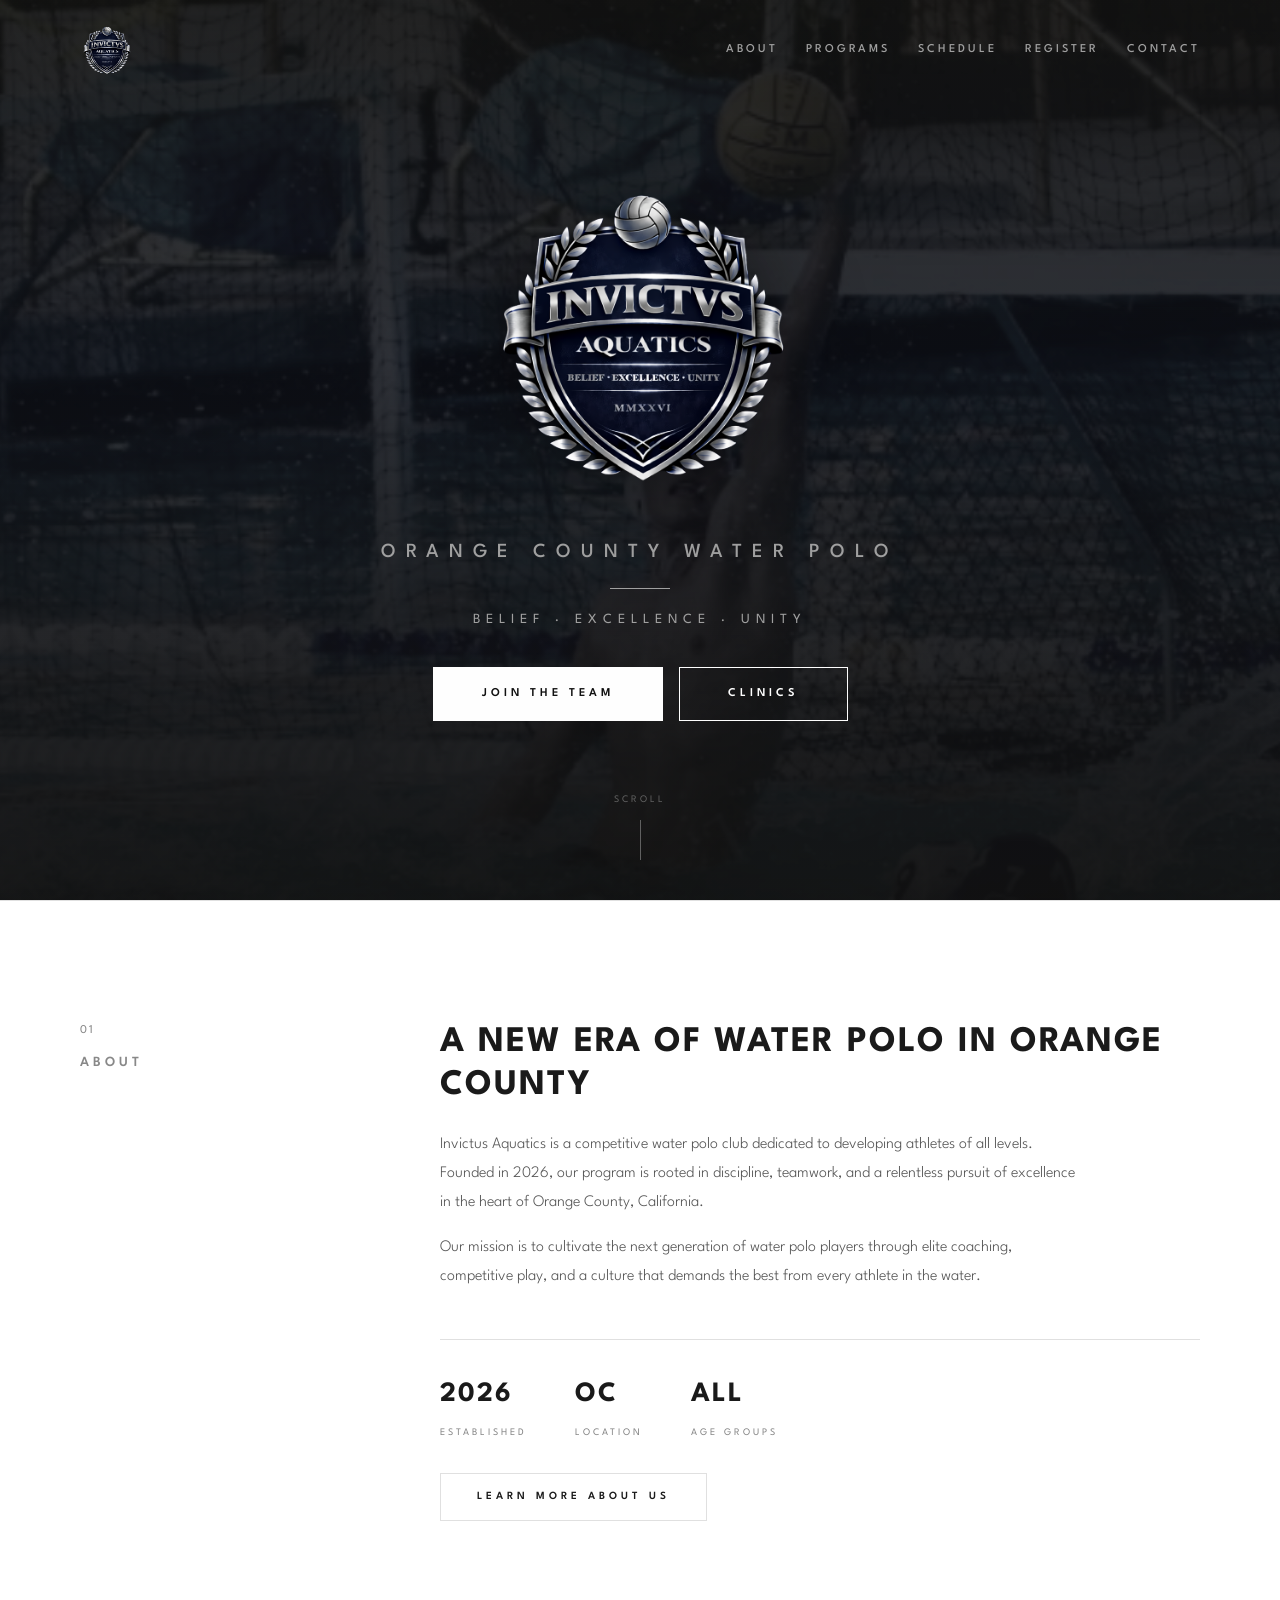
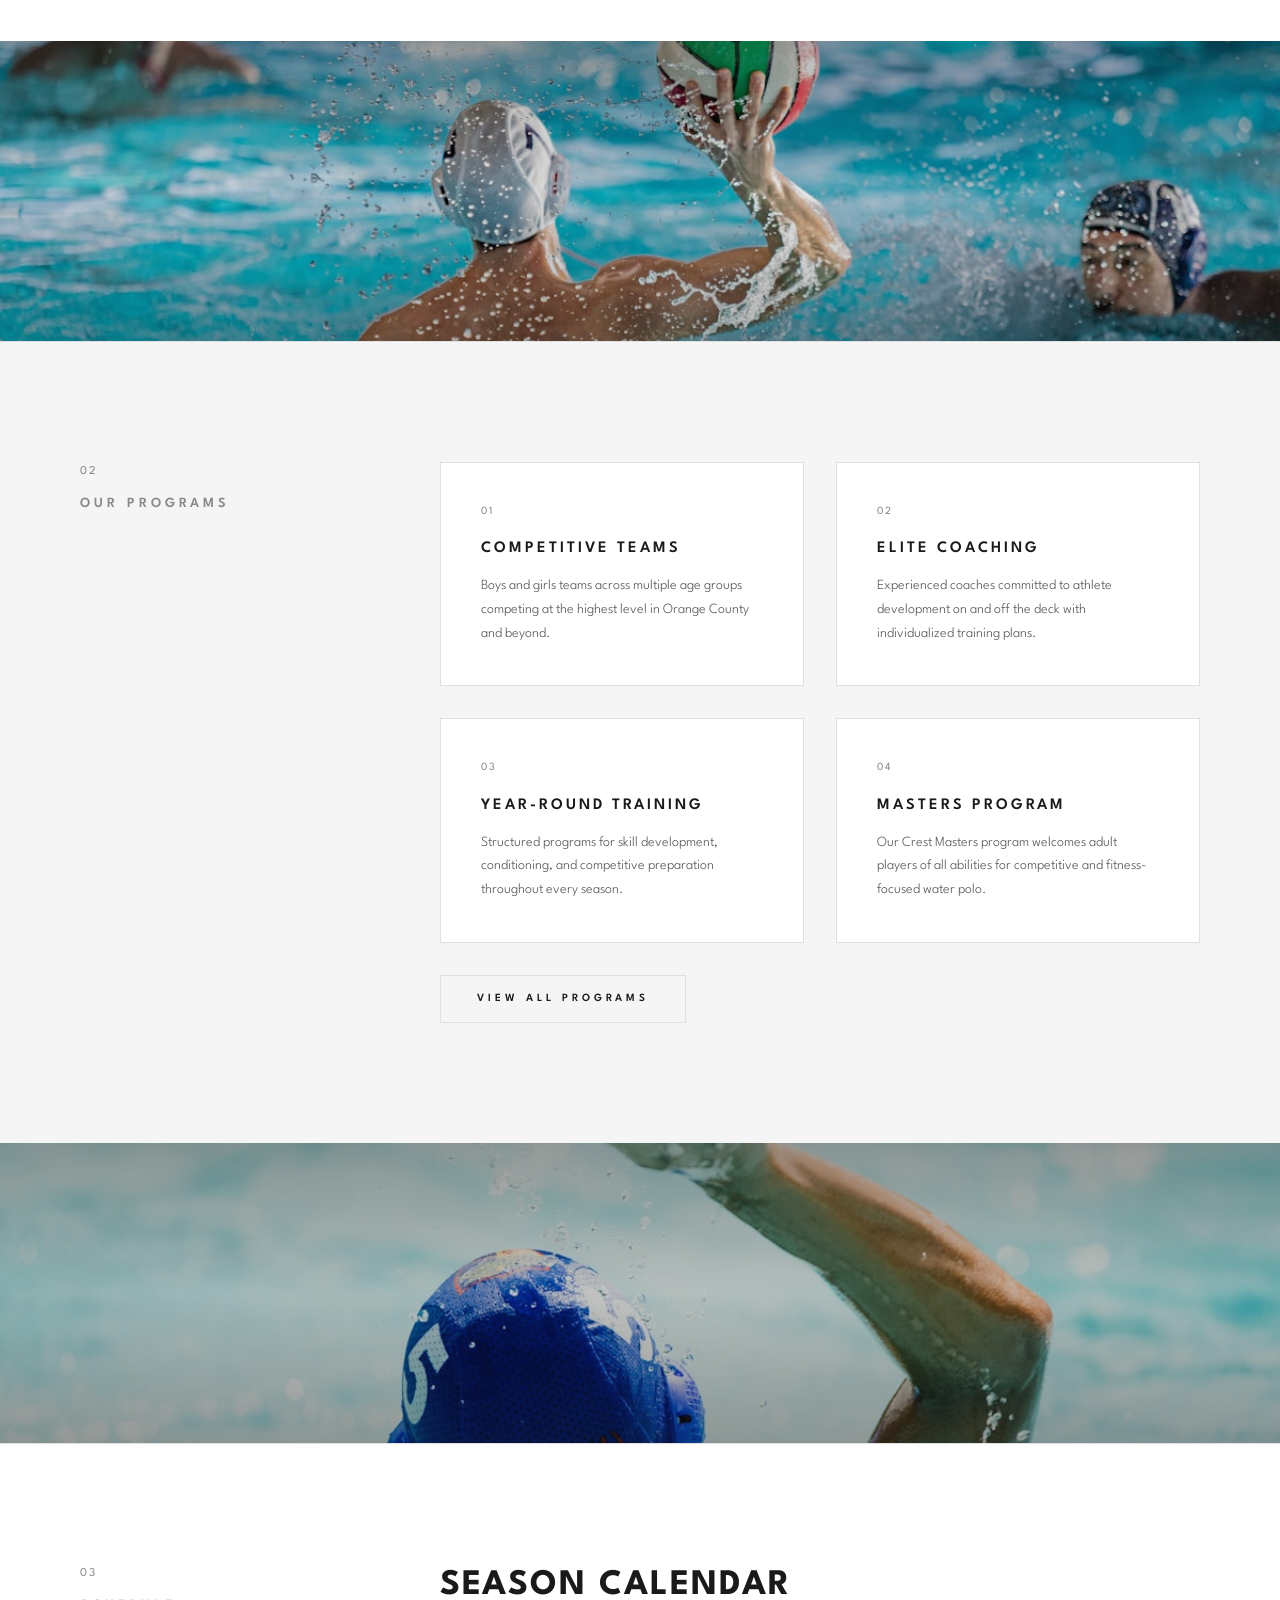
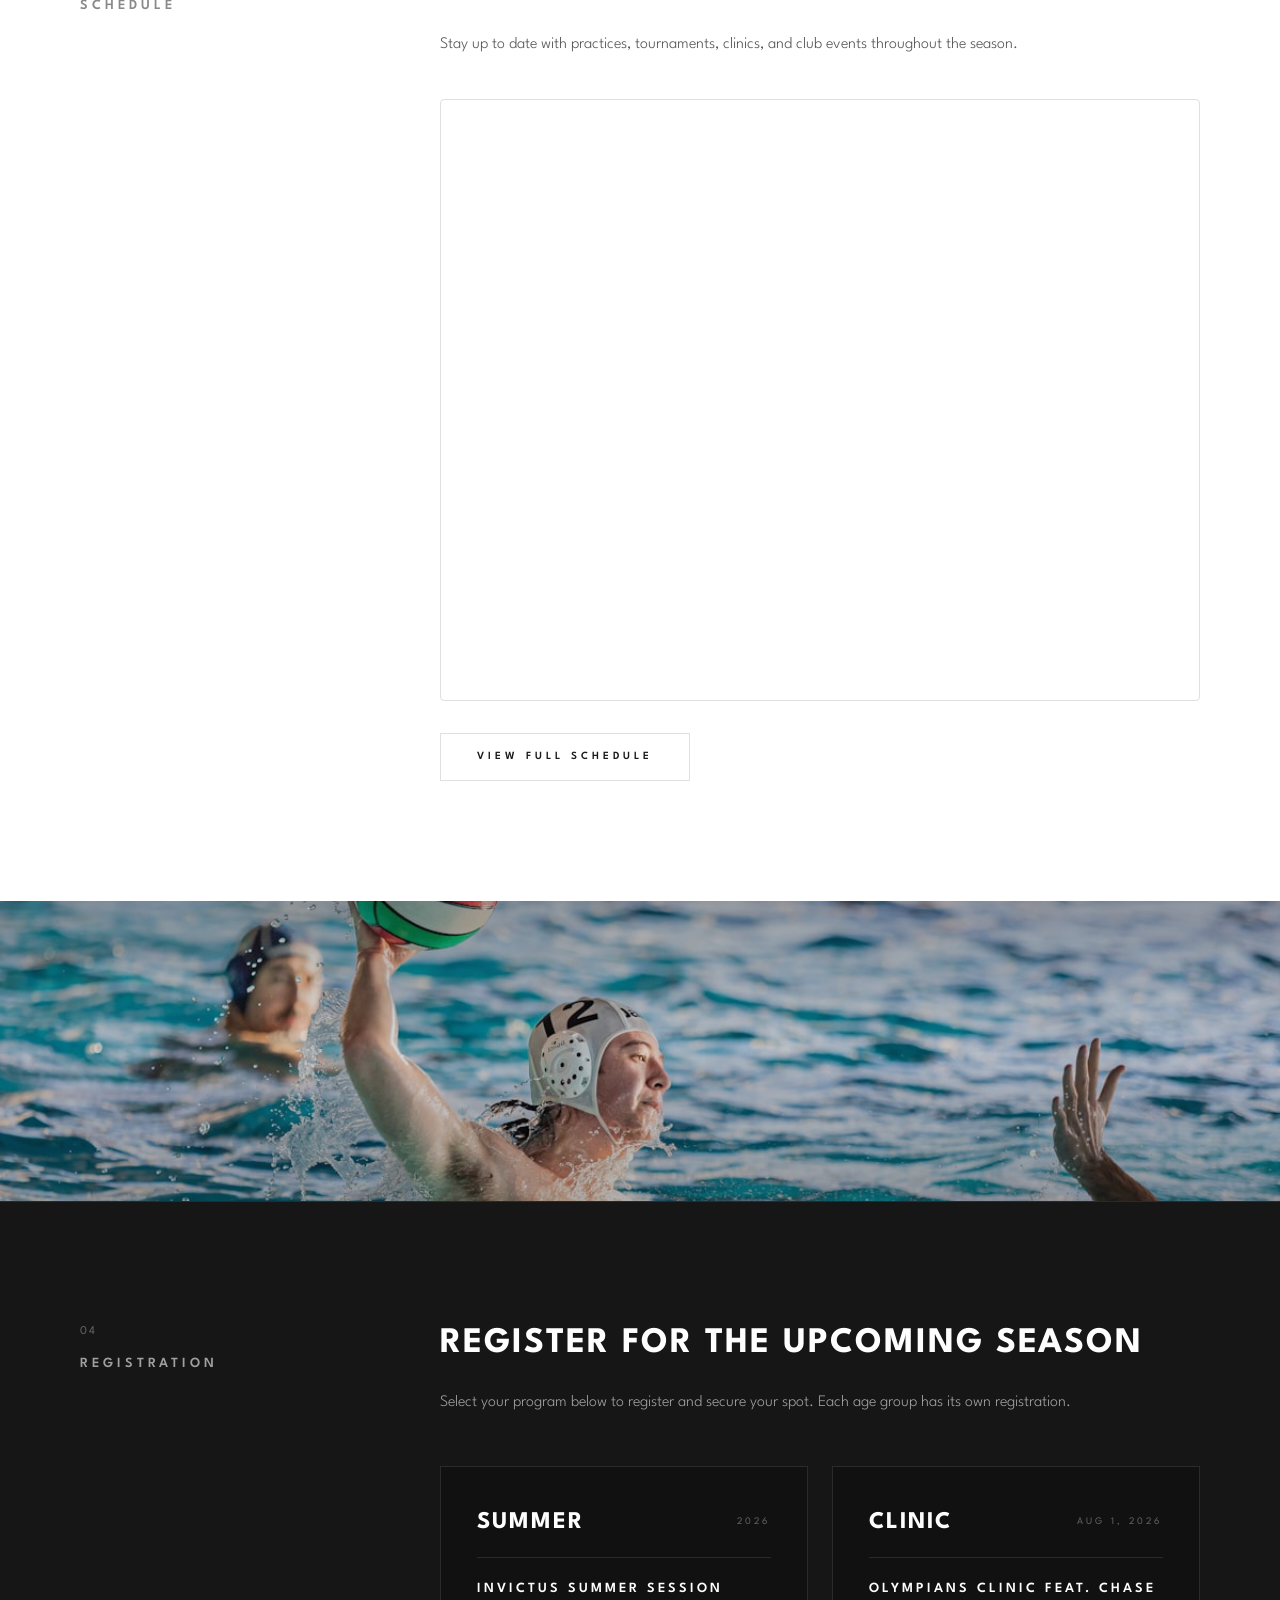
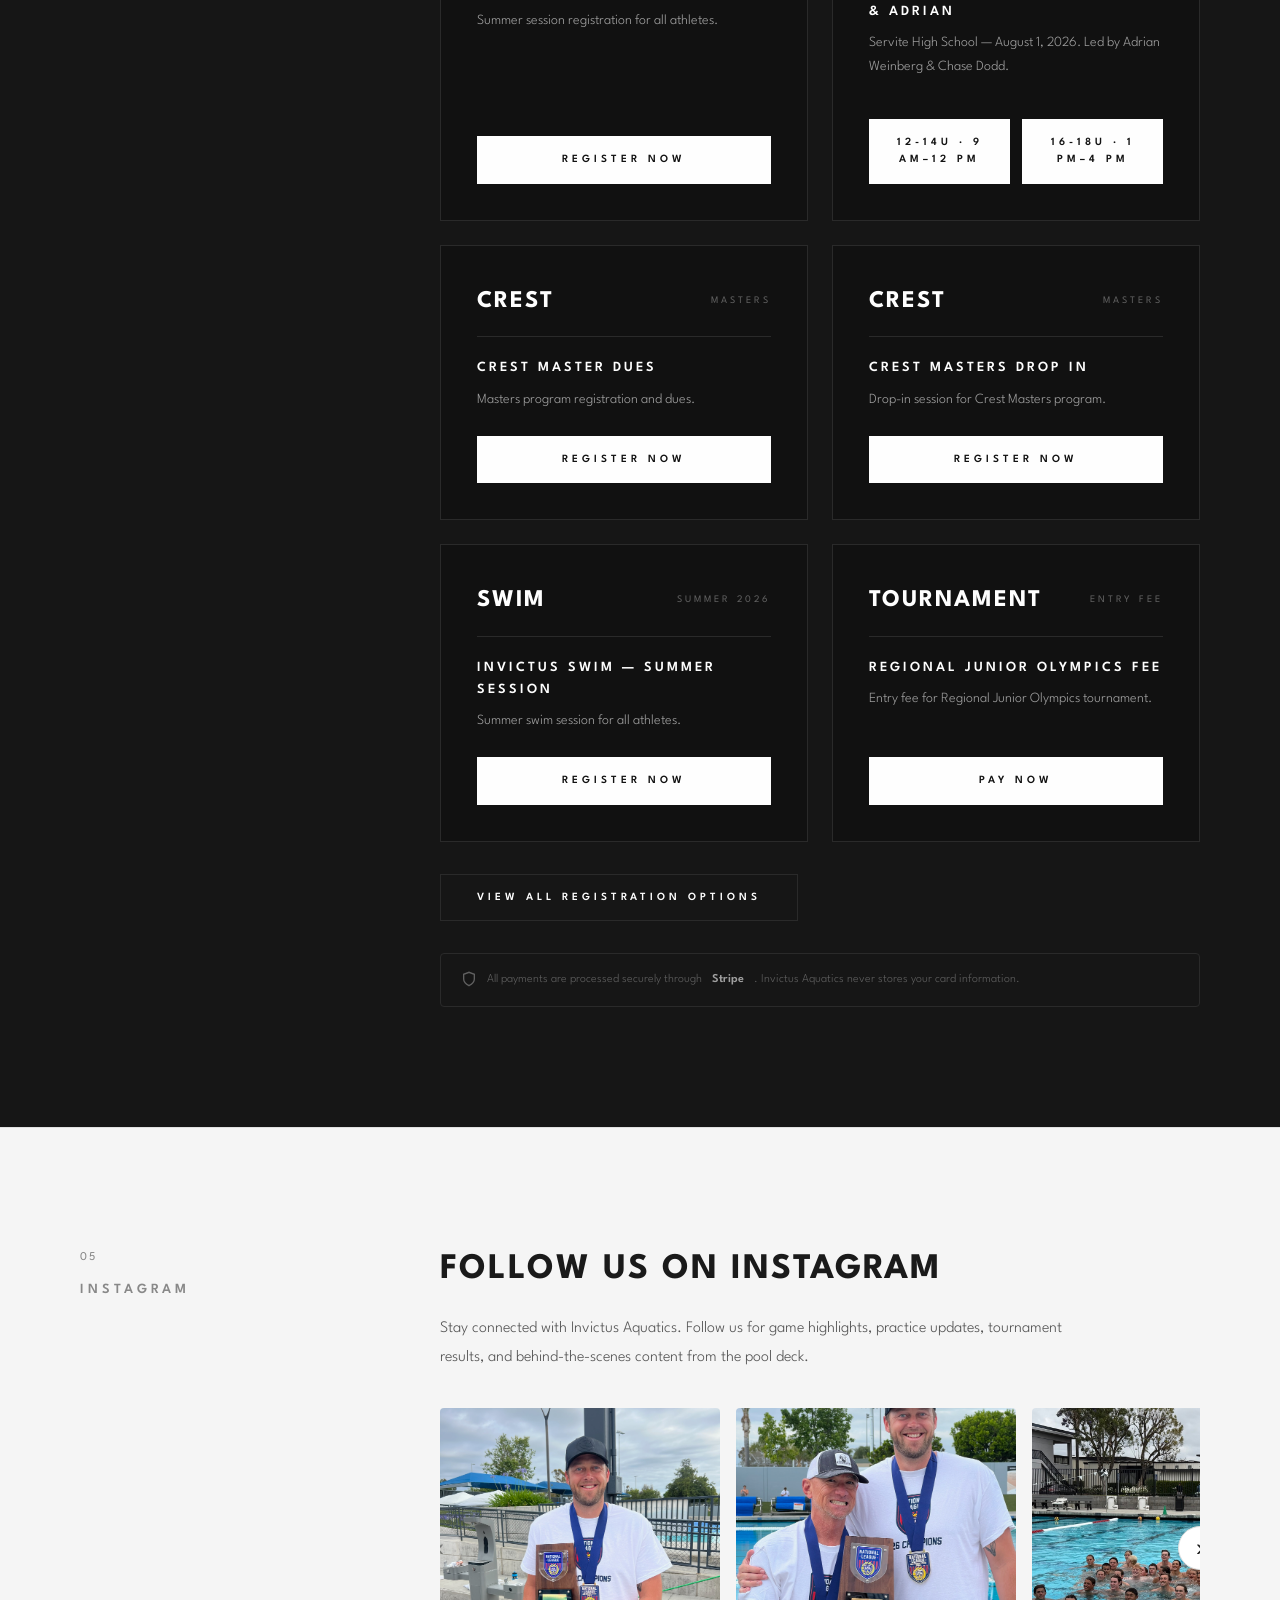
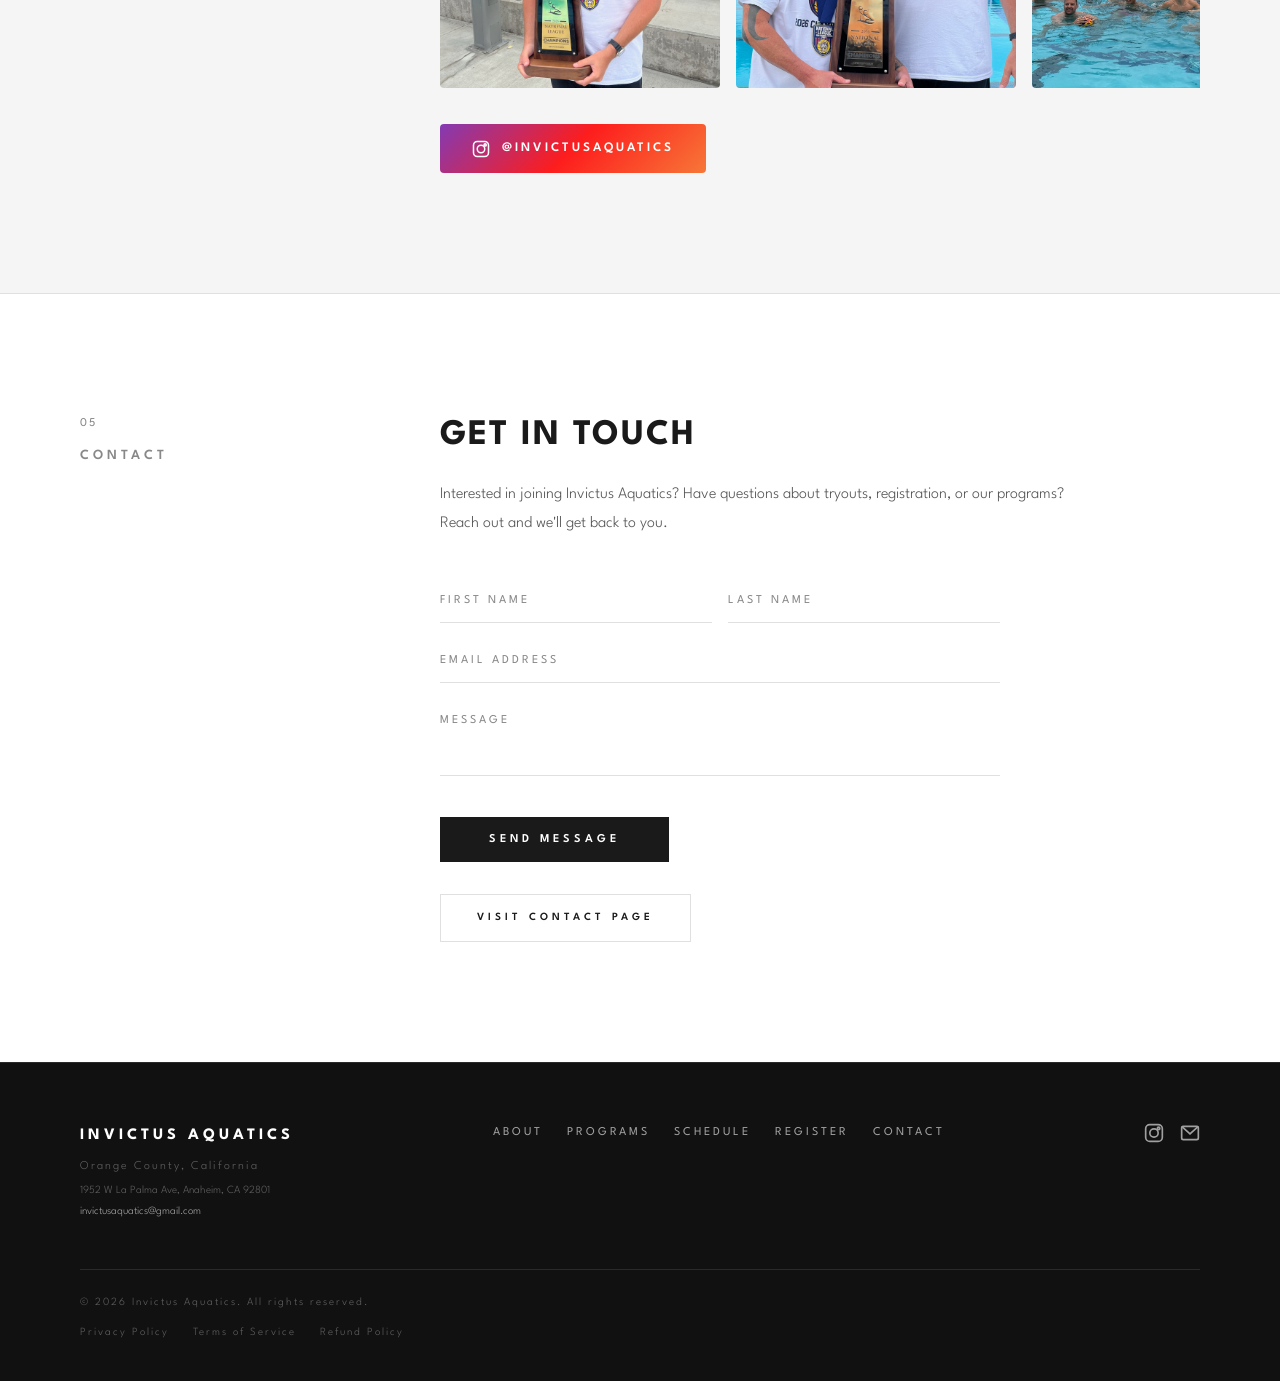
<file: index.html>
<!DOCTYPE html>
<html lang="en">
<head>
  <meta charset="UTF-8">
  <meta name="viewport" content="width=device-width, initial-scale=1.0">
  <title>Invictus Aquatics | Water Polo Club | Orange County, CA</title>
  <meta name="description" content="Invictus Aquatics is a competitive water polo club in Orange County, California. Youth and masters programs for all skill levels. Register for the 2026 season today.">
  <meta name="keywords" content="water polo Orange County, water polo club, youth water polo, competitive water polo, masters water polo, water polo training, Orange County water polo club, water polo registration, youth sports Orange County, Invictus Aquatics">
  <link rel="canonical" href="https://invictusaquatics.com/">
  <link rel="icon" type="image/png" href="/images/logo.png">

  <!-- Open Graph -->
  <meta property="og:title" content="Invictus Aquatics | Water Polo Club | Orange County, CA">
  <meta property="og:description" content="Invictus Aquatics is a competitive water polo club in Orange County, California. Youth and masters programs for all skill levels. Register for the 2026 season today.">
  <meta property="og:type" content="website">
  <meta property="og:url" content="https://invictusaquatics.com/">
  <meta property="og:image" content="https://invictusaquatics.com/images/logo.png">

  <!-- Twitter Card -->
  <meta name="twitter:card" content="summary_large_image">
  <meta name="twitter:title" content="Invictus Aquatics | Water Polo Club | Orange County, CA">
  <meta name="twitter:description" content="Invictus Aquatics is a competitive water polo club in Orange County, California. Youth and masters programs for all skill levels.">
  <meta name="twitter:image" content="https://invictusaquatics.com/images/logo.png">

  <!-- JSON-LD Structured Data -->
  <script type="application/ld+json">
  {
    "@context": "https://schema.org",
    "@type": "SportsOrganization",
    "name": "Invictus Aquatics",
    "sport": "Water Polo",
    "url": "https://invictusaquatics.com",
    "logo": "https://invictusaquatics.com/images/logo.png",
    "image": "https://invictusaquatics.com/images/logo.png",
    "description": "Invictus Aquatics is a competitive water polo club in Orange County, California offering youth and masters programs for all skill levels.",
    "foundingDate": "2026",
    "areaServed": {
      "@type": "Place",
      "name": "Orange County, California"
    },
    "address": {
      "@type": "PostalAddress",
      "streetAddress": "1952 W La Palma Ave",
      "addressLocality": "Anaheim",
      "addressRegion": "CA",
      "postalCode": "92801",
      "addressCountry": "US"
    },
    "email": "invictusaquatics@gmail.com",
    "sameAs": ["https://www.instagram.com/invictusaquatics/"]
  }
  </script>

  <!-- Breadcrumb Schema -->
  <script type="application/ld+json">
  {
    "@context": "https://schema.org",
    "@type": "BreadcrumbList",
    "itemListElement": [
      {
        "@type": "ListItem",
        "position": 1,
        "name": "Home",
        "item": "https://invictusaquatics.com/"
      }
    ]
  }
  </script>

  <link rel="preconnect" href="https://fonts.googleapis.com">
  <link rel="preconnect" href="https://fonts.gstatic.com" crossorigin>
  <link href="https://fonts.googleapis.com/css2?family=League+Spartan:wght@300;400;500;600;700;800&display=swap" rel="stylesheet">
  <link rel="stylesheet" href="styles.css">
</head>
<body>
  <!-- Navigation -->
  <nav class="navbar">
    <div class="nav-container">
      <a href="/" class="logo">
        <img src="/images/logo.png" alt="Invictus Aquatics" class="logo-img">
      </a>
      <button class="hamburger" aria-label="Toggle navigation menu" aria-expanded="false">
        <span class="hamburger-line"></span>
        <span class="hamburger-line"></span>
        <span class="hamburger-line"></span>
      </button>
      <div class="nav-links">
        <a href="/about.html">About</a>
        <a href="/programs.html">Programs</a>
        <a href="/schedule.html">Schedule</a>
        <a href="/register.html">Register</a>
        <a href="/contact.html">Contact</a>
      </div>
    </div>
  </nav>

  <main>
    <!-- Hero Section -->
    <section class="hero">
      <div class="hero-bg">
        <img src="/images/action.jpg" alt="Water polo players competing in a match" class="hero-bg-img">
      </div>
      <div class="hero-overlay"></div>
      <div class="hero-content">
        <img src="/images/logo.png" alt="Invictus Aquatics Crest" class="hero-crest">
        <p class="hero-subtitle">ORANGE COUNTY WATER POLO</p>
        <div class="hero-divider"></div>
        <p class="hero-values">BELIEF &middot; EXCELLENCE &middot; UNITY</p>
        <a href="/register.html" class="btn-hero">JOIN THE TEAM</a>
        <a href="#clinics" class="btn-hero btn-hero-secondary">CLINICS</a>
      </div>
      <div class="scroll-indicator">
        <span>SCROLL</span>
        <div class="scroll-line"></div>
      </div>
    </section>

    <!-- About Section (Teaser) -->
    <section id="about" class="section about-section">
      <div class="container">
        <div class="section-grid">
          <div class="section-label">
            <span class="label-tag">01</span>
            <h2>ABOUT</h2>
          </div>
          <div class="section-content">
            <h3 class="content-heading">A NEW ERA OF WATER POLO IN ORANGE COUNTY</h3>
            <p class="content-text">
              Invictus Aquatics is a competitive water polo club dedicated to developing
              athletes of all levels. Founded in 2026, our program is rooted in
              discipline, teamwork, and a relentless pursuit of excellence in the heart of Orange County, California.
            </p>
            <p class="content-text">
              Our mission is to cultivate the next generation of water polo players through
              elite coaching, competitive play, and a culture that demands the best from
              every athlete in the water.
            </p>
            <div class="stats-row">
              <div class="stat">
                <span class="stat-number">2026</span>
                <span class="stat-label">ESTABLISHED</span>
              </div>
              <div class="stat">
                <span class="stat-number">OC</span>
                <span class="stat-label">LOCATION</span>
              </div>
              <div class="stat">
                <span class="stat-number">ALL</span>
                <span class="stat-label">AGE GROUPS</span>
              </div>
            </div>
            <a href="/about.html" class="btn-section-link">LEARN MORE ABOUT US</a>
          </div>
        </div>
      </div>
    </section>

    <!-- Banner Image -->
    <div class="section-banner">
      <img src="/images/banner-1.jpg" alt="Water polo match action in the pool" loading="lazy">
      <div class="section-banner-overlay"></div>
    </div>

    <!-- Programs Section (Teaser) -->
    <section class="section section-light-alt features-section">
      <div class="container">
        <div class="section-grid">
          <div class="section-label">
            <span class="label-tag">02</span>
            <h2>OUR PROGRAMS</h2>
          </div>
          <div class="section-content">
            <div class="features-grid">
              <div class="feature-card">
                <span class="feature-number">01</span>
                <h4>COMPETITIVE TEAMS</h4>
                <p>Boys and girls teams across multiple age groups competing at the highest level in Orange County and beyond.</p>
              </div>
              <div class="feature-card">
                <span class="feature-number">02</span>
                <h4>ELITE COACHING</h4>
                <p>Experienced coaches committed to athlete development on and off the deck with individualized training plans.</p>
              </div>
              <div class="feature-card">
                <span class="feature-number">03</span>
                <h4>YEAR-ROUND TRAINING</h4>
                <p>Structured programs for skill development, conditioning, and competitive preparation throughout every season.</p>
              </div>
              <div class="feature-card">
                <span class="feature-number">04</span>
                <h4>MASTERS PROGRAM</h4>
                <p>Our Crest Masters program welcomes adult players of all abilities for competitive and fitness-focused water polo.</p>
              </div>
            </div>
            <a href="/programs.html" class="btn-section-link">VIEW ALL PROGRAMS</a>
          </div>
        </div>
      </div>
    </section>

    <!-- Banner Image -->
    <div class="section-banner">
      <img src="/images/banner-2.jpg" alt="Water polo player throwing ball during match" loading="lazy">
      <div class="section-banner-overlay"></div>
    </div>

    <!-- Schedule Section (Calendar) -->
    <section class="section">
      <div class="container">
        <div class="section-grid">
          <div class="section-label">
            <span class="label-tag">03</span>
            <h2>SCHEDULE</h2>
          </div>
          <div class="section-content">
            <h3 class="content-heading">SEASON CALENDAR</h3>
            <p class="content-text">
              Stay up to date with practices, tournaments, clinics, and club events throughout the season.
            </p>
            <div class="calendar-embed">
              <iframe src="https://calendar.google.com/calendar/embed?src=06f2a73eacf3620b880fe9d9b17a8a45846478e5c22c35c7529b1f0042463492%40group.calendar.google.com&ctz=America%2FLos_Angeles&bgcolor=%23f5f5f5&showTitle=0&showNav=1&showDate=1&showPrint=0&showTabs=1&showCalendars=0&showTz=0&mode=MONTH" style="border: 0; border-radius: 4px;" width="100%" height="600" frameborder="0" scrolling="no" title="Invictus Aquatics Season Calendar" loading="lazy"></iframe>
            </div>
            <a href="/schedule.html" class="btn-section-link">VIEW FULL SCHEDULE</a>
          </div>
        </div>
      </div>
    </section>

    <!-- Banner Image -->
    <div class="section-banner">
      <img src="/images/banner-3.jpg" alt="Water polo team scrimmage in the pool" loading="lazy">
      <div class="section-banner-overlay"></div>
    </div>

    <!-- Registration Section -->
    <section id="register" class="section section-dark registration-section">
      <div class="container">
        <div class="section-grid">
          <div class="section-label">
            <span class="label-tag">04</span>
            <h2>REGISTRATION</h2>
          </div>
          <div class="section-content">
            <h3 class="content-heading">REGISTER FOR THE UPCOMING SEASON</h3>
            <p class="content-text">
              Select your program below to register and secure your spot.
              Each age group has its own registration.
            </p>
            <div class="reg-grid">
              <div class="reg-card">
                <div class="reg-card-header">
                  <span class="reg-age">SUMMER</span>
                  <span class="reg-season">2026</span>
                </div>
                <h4 class="reg-title">Invictus Summer Session</h4>
                <p class="reg-desc">Summer session registration for all athletes.</p>
                <a href="https://buy.stripe.com/eVqfZg7hX1uz2sN4AedAk08" target="_blank" rel="noopener" class="btn-register">REGISTER NOW</a>
              </div>
              <div class="reg-card reg-card-clinic" id="clinics">
                <div class="reg-card-header">
                  <span class="reg-age">CLINIC</span>
                  <span class="reg-season">AUG 1, 2026</span>
                </div>
                <h4 class="reg-title">Olympians Clinic feat. Chase &amp; Adrian</h4>
                <p class="reg-desc">Servite High School &mdash; August 1, 2026. Led by Adrian Weinberg &amp; Chase Dodd.</p>
                <div class="reg-btn-group">
                  <a href="https://buy.stripe.com/7sY9AS7hXddh0kF4AedAk0b" target="_blank" rel="noopener" class="btn-register">12-14U &middot; 9 AM&ndash;12 PM</a>
                  <a href="https://buy.stripe.com/cNi6oG45L1uz8RbgiWdAk0c" target="_blank" rel="noopener" class="btn-register">16-18U &middot; 1 PM&ndash;4 PM</a>
                </div>
              </div>
              <div class="reg-card">
                <div class="reg-card-header">
                  <span class="reg-age">CREST</span>
                  <span class="reg-season">MASTERS</span>
                </div>
                <h4 class="reg-title">Crest Master Dues</h4>
                <p class="reg-desc">Masters program registration and dues.</p>
                <a href="https://buy.stripe.com/aFa9AScChddh8RbgiWdAk02" target="_blank" rel="noopener" class="btn-register">REGISTER NOW</a>
              </div>
              <div class="reg-card">
                <div class="reg-card-header">
                  <span class="reg-age">CREST</span>
                  <span class="reg-season">MASTERS</span>
                </div>
                <h4 class="reg-title">Crest Masters Drop In</h4>
                <p class="reg-desc">Drop-in session for Crest Masters program.</p>
                <a href="https://buy.stripe.com/cNi5kC6dT6OT4AVd6KdAk04" target="_blank" rel="noopener" class="btn-register">REGISTER NOW</a>
              </div>
              <div class="reg-card">
                <div class="reg-card-header">
                  <span class="reg-age">SWIM</span>
                  <span class="reg-season">SUMMER 2026</span>
                </div>
                <h4 class="reg-title">Invictus Swim &mdash; Summer Session</h4>
                <p class="reg-desc">Summer swim session for all athletes.</p>
                <a href="https://buy.stripe.com/dRmcN431H0qvgjD0jYdAk09" target="_blank" rel="noopener" class="btn-register">REGISTER NOW</a>
              </div>
              <div class="reg-card">
                <div class="reg-card-header">
                  <span class="reg-age">TOURNAMENT</span>
                  <span class="reg-season">ENTRY FEE</span>
                </div>
                <h4 class="reg-title">Regional Junior Olympics Fee</h4>
                <p class="reg-desc">Entry fee for Regional Junior Olympics tournament.</p>
                <a href="https://buy.stripe.com/28EcN47hX7SX0kF9UydAk0a" target="_blank" rel="noopener" class="btn-register">PAY NOW</a>
              </div>
            </div>
            <a href="/register.html" class="btn-section-link">VIEW ALL REGISTRATION OPTIONS</a>
            <div class="stripe-trust">
              <svg width="16" height="16" viewBox="0 0 24 24" fill="none" stroke="currentColor" stroke-width="2"><path d="M12 22s8-4 8-10V5l-8-3-8 3v7c0 6 8 10 8 10z"/></svg>
              All payments are processed securely through <strong>Stripe</strong>. Invictus Aquatics never stores your card information.
            </div>
          </div>
        </div>
      </div>
    </section>

    <!-- Instagram Section -->
    <section class="section section-light-alt instagram-section">
      <div class="container">
        <div class="section-grid">
          <div class="section-label">
            <span class="label-tag">05</span>
            <h2>INSTAGRAM</h2>
          </div>
          <div class="section-content">
            <h3 class="content-heading">FOLLOW US ON INSTAGRAM</h3>
            <p class="content-text">
              Stay connected with Invictus Aquatics. Follow us for game highlights, practice updates, tournament results, and behind-the-scenes content from the pool deck.
            </p>
            <div class="insta-carousel-wrapper">
              <button class="insta-arrow insta-arrow-left" aria-label="Scroll left">&#8249;</button>
              <div class="insta-carousel" id="instaCarousel">
                <a href="https://www.instagram.com/invictusaquatics/" target="_blank" rel="noopener" class="insta-card">
                  <img src="/images/coach-trophy.jpg" alt="Invictus Aquatics coach with 2026 National League Champions trophy" loading="lazy">
                  <div class="insta-overlay">
                    <svg width="24" height="24" viewBox="0 0 24 24" fill="none" stroke="currentColor" stroke-width="2"><rect x="2" y="2" width="20" height="20" rx="5"/><circle cx="12" cy="12" r="5"/><circle cx="17.5" cy="6.5" r="1.5"/></svg>
                  </div>
                </a>
                <a href="https://www.instagram.com/invictusaquatics/" target="_blank" rel="noopener" class="insta-card">
                  <img src="/images/coaches-trophy.jpg" alt="Invictus Aquatics coaches with championship trophy" loading="lazy">
                  <div class="insta-overlay">
                    <svg width="24" height="24" viewBox="0 0 24 24" fill="none" stroke="currentColor" stroke-width="2"><rect x="2" y="2" width="20" height="20" rx="5"/><circle cx="12" cy="12" r="5"/><circle cx="17.5" cy="6.5" r="1.5"/></svg>
                  </div>
                </a>
                <a href="https://www.instagram.com/invictusaquatics/" target="_blank" rel="noopener" class="insta-card">
                  <img src="/images/team-pool.jpg" alt="Invictus Aquatics team photo in the pool" loading="lazy">
                  <div class="insta-overlay">
                    <svg width="24" height="24" viewBox="0 0 24 24" fill="none" stroke="currentColor" stroke-width="2"><rect x="2" y="2" width="20" height="20" rx="5"/><circle cx="12" cy="12" r="5"/><circle cx="17.5" cy="6.5" r="1.5"/></svg>
                  </div>
                </a>
                <a href="https://www.instagram.com/invictusaquatics/" target="_blank" rel="noopener" class="insta-card">
                  <img src="/images/players-poolside.jpg" alt="Water polo players at Invictus Aquatics practice" loading="lazy">
                  <div class="insta-overlay">
                    <svg width="24" height="24" viewBox="0 0 24 24" fill="none" stroke="currentColor" stroke-width="2"><rect x="2" y="2" width="20" height="20" rx="5"/><circle cx="12" cy="12" r="5"/><circle cx="17.5" cy="6.5" r="1.5"/></svg>
                  </div>
                </a>
                <a href="https://www.instagram.com/invictusaquatics/" target="_blank" rel="noopener" class="insta-card">
                  <img src="/images/clinic-poster.png" alt="Dodds Gypyas water polo clinic at Servite High School" loading="lazy">
                  <div class="insta-overlay">
                    <svg width="24" height="24" viewBox="0 0 24 24" fill="none" stroke="currentColor" stroke-width="2"><rect x="2" y="2" width="20" height="20" rx="5"/><circle cx="12" cy="12" r="5"/><circle cx="17.5" cy="6.5" r="1.5"/></svg>
                  </div>
                </a>
                <a href="https://www.instagram.com/invictusaquatics/" target="_blank" rel="noopener" class="insta-card">
                  <img src="/images/action.jpg" alt="Invictus Aquatics water polo match action" loading="lazy">
                  <div class="insta-overlay">
                    <svg width="24" height="24" viewBox="0 0 24 24" fill="none" stroke="currentColor" stroke-width="2"><rect x="2" y="2" width="20" height="20" rx="5"/><circle cx="12" cy="12" r="5"/><circle cx="17.5" cy="6.5" r="1.5"/></svg>
                  </div>
                </a>
              </div>
              <button class="insta-arrow insta-arrow-right" aria-label="Scroll right">&#8250;</button>
            </div>
            <a href="https://www.instagram.com/invictusaquatics/" target="_blank" rel="noopener" class="btn-instagram">
              <svg width="18" height="18" viewBox="0 0 24 24" fill="none" stroke="currentColor" stroke-width="2"><rect x="2" y="2" width="20" height="20" rx="5"/><circle cx="12" cy="12" r="5"/><circle cx="17.5" cy="6.5" r="1.5"/></svg>
              @INVICTUSAQUATICS
            </a>
          </div>
        </div>
      </div>
    </section>

    <!-- Contact Section -->
    <section id="contact" class="section">
      <div class="container">
        <div class="section-grid">
          <div class="section-label">
            <span class="label-tag">05</span>
            <h2>CONTACT</h2>
          </div>
          <div class="section-content">
            <h3 class="content-heading">GET IN TOUCH</h3>
            <p class="content-text">
              Interested in joining Invictus Aquatics? Have questions about tryouts,
              registration, or our programs? Reach out and we'll get back to you.
            </p>
            <form class="signup-form" id="signupForm" action="https://formspree.io/f/xpqypgkg" method="POST">
              <div class="form-row">
                <div class="form-group">
                  <input type="text" name="first_name" placeholder="FIRST NAME" required>
                </div>
                <div class="form-group">
                  <input type="text" name="last_name" placeholder="LAST NAME" required>
                </div>
              </div>
              <div class="form-group">
                <input type="email" name="email" placeholder="EMAIL ADDRESS" required>
              </div>
              <div class="form-group">
                <textarea name="message" placeholder="MESSAGE" rows="4"></textarea>
              </div>
              <button type="submit" class="btn-submit">SEND MESSAGE</button>
            </form>
            <a href="/contact.html" class="btn-section-link">VISIT CONTACT PAGE</a>
          </div>
        </div>
      </div>
    </section>
  </main>

  <!-- Footer -->
  <footer class="footer">
    <div class="container">
      <div class="footer-grid">
        <div class="footer-brand">
          <span class="footer-logo">INVICTUS AQUATICS</span>
          <p class="footer-location">Orange County, California</p>
          <p class="footer-address">1952 W La Palma Ave, Anaheim, CA 92801</p>
          <p class="footer-phone"><a href="mailto:invictusaquatics@gmail.com">invictusaquatics@gmail.com</a></p>
        </div>
        <div class="footer-links">
          <a href="/about.html">About</a>
          <a href="/programs.html">Programs</a>
          <a href="/schedule.html">Schedule</a>
          <a href="/register.html">Register</a>
          <a href="/contact.html">Contact</a>
        </div>
        <div class="footer-social">
          <a href="https://www.instagram.com/invictusaquatics/" target="_blank" rel="noopener" aria-label="Instagram" class="social-link">
            <svg width="20" height="20" viewBox="0 0 24 24" fill="none" stroke="currentColor" stroke-width="2">
              <rect x="2" y="2" width="20" height="20" rx="5"/>
              <circle cx="12" cy="12" r="5"/>
              <circle cx="17.5" cy="6.5" r="1.5"/>
            </svg>
          </a>
          <a href="mailto:invictusaquatics@gmail.com" aria-label="Email" class="social-link">
            <svg width="20" height="20" viewBox="0 0 24 24" fill="none" stroke="currentColor" stroke-width="2">
              <rect x="2" y="4" width="20" height="16" rx="2"/>
              <path d="M22 4L12 13L2 4"/>
            </svg>
          </a>
        </div>
      </div>
      <div class="footer-bottom">
        <p>&copy; 2026 Invictus Aquatics. All rights reserved.</p>
        <div class="footer-legal">
          <a href="/privacy.html">Privacy Policy</a>
          <a href="/terms.html">Terms of Service</a>
          <a href="/refund.html">Refund Policy</a>
        </div>
      </div>
    </div>
  </footer>

  <script src="script.js"></script>
</body>
</html>
</file>
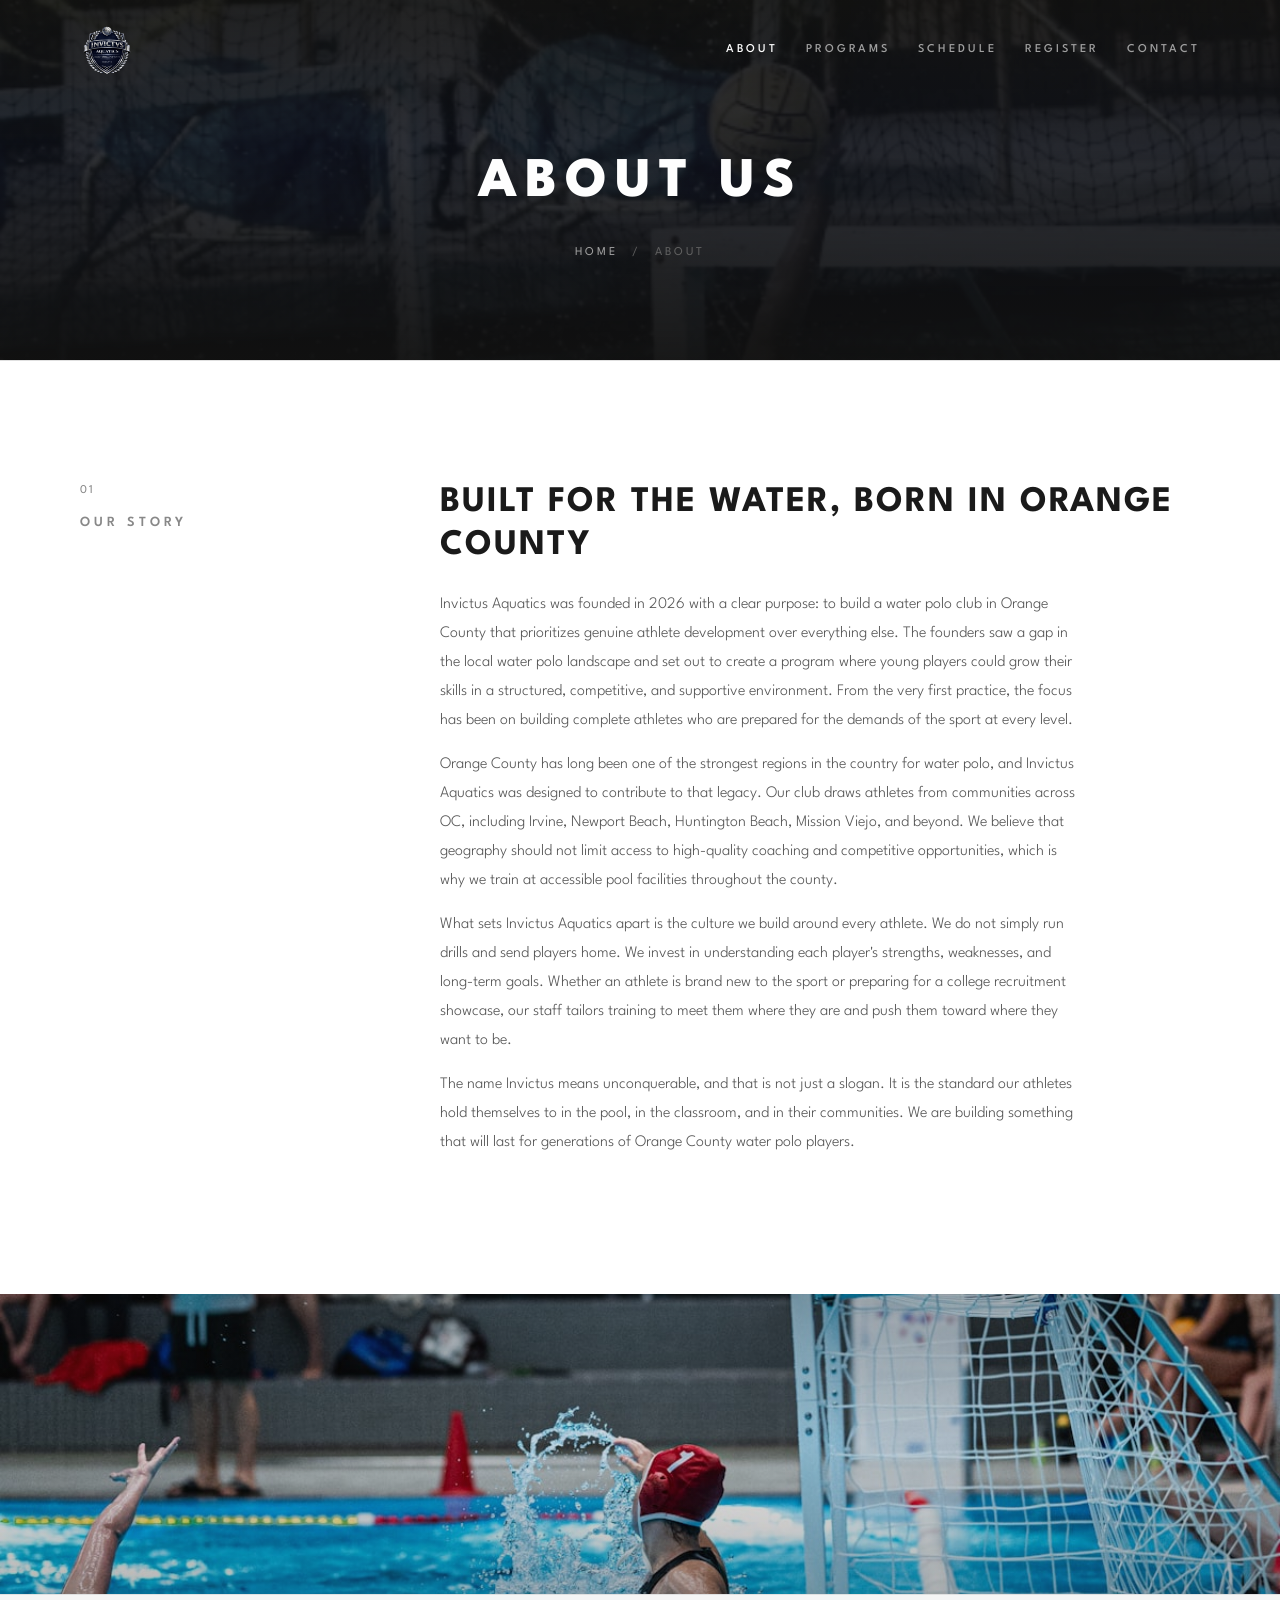
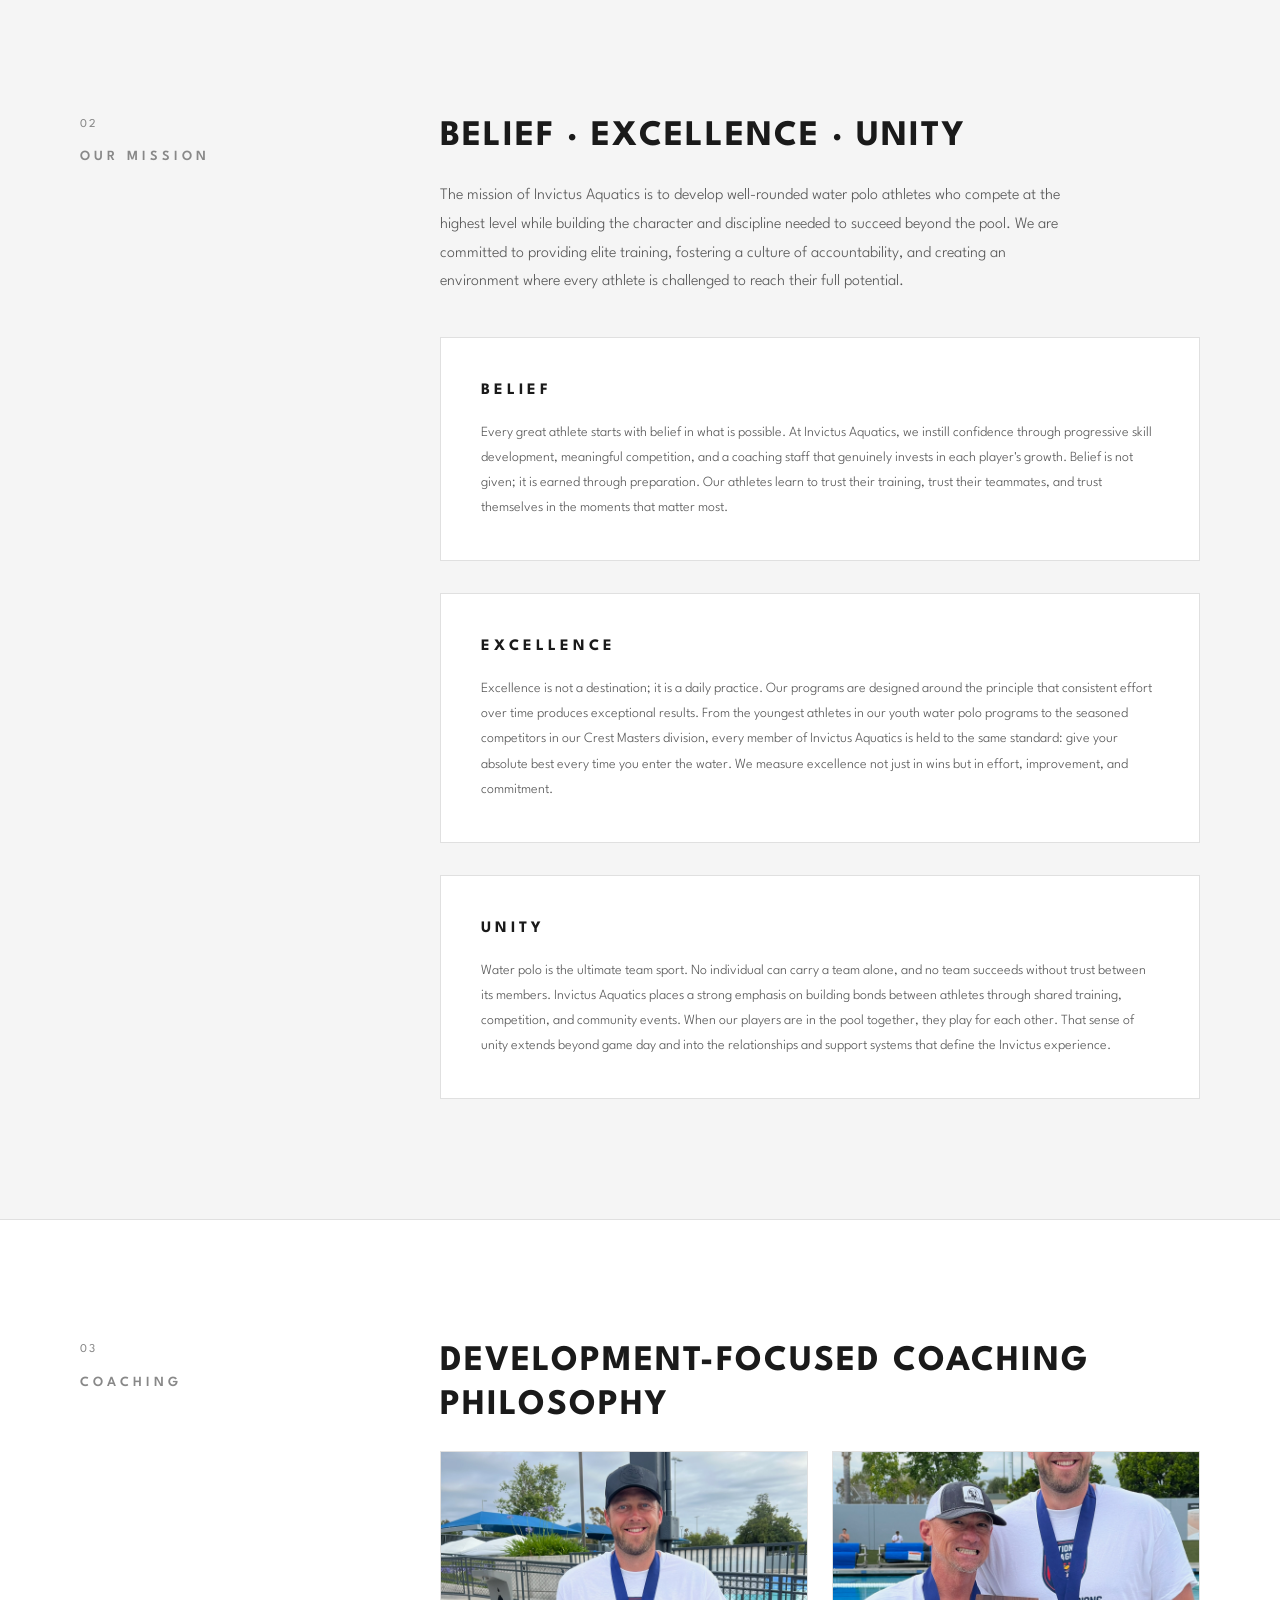
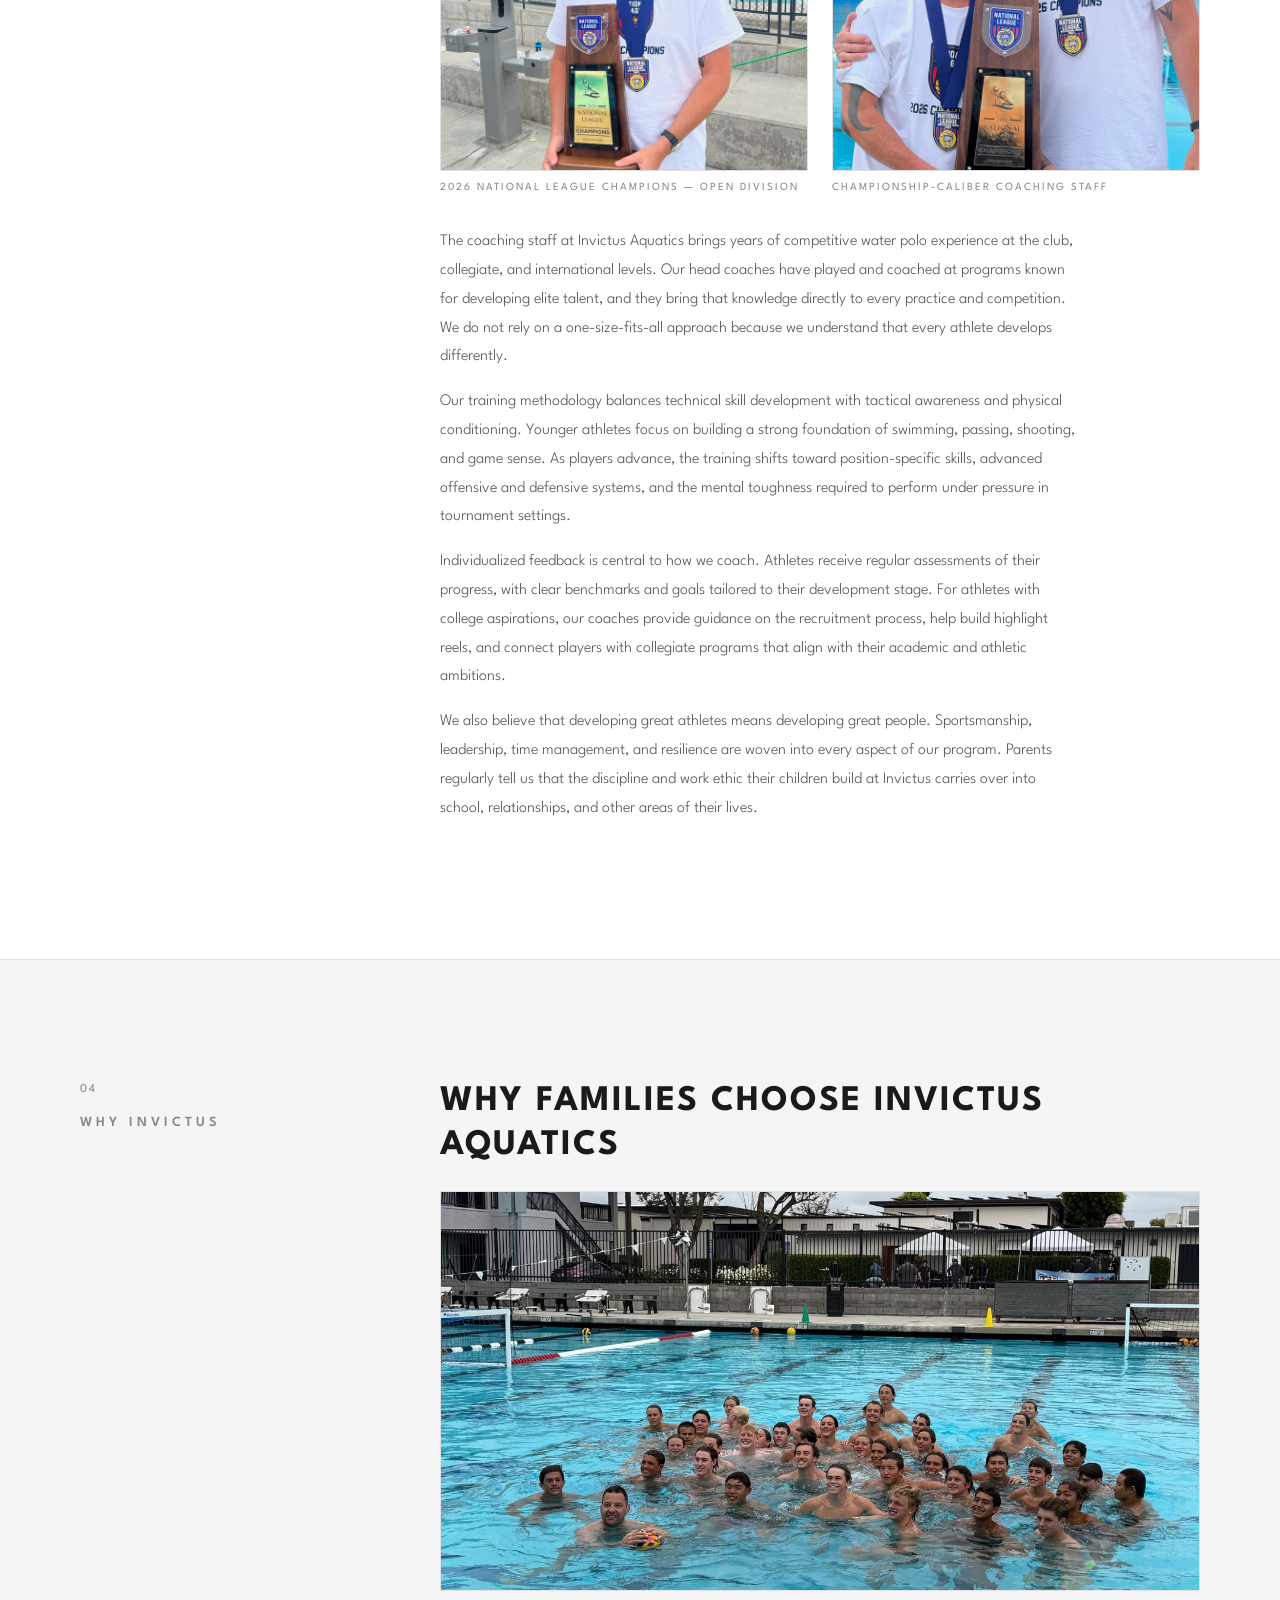
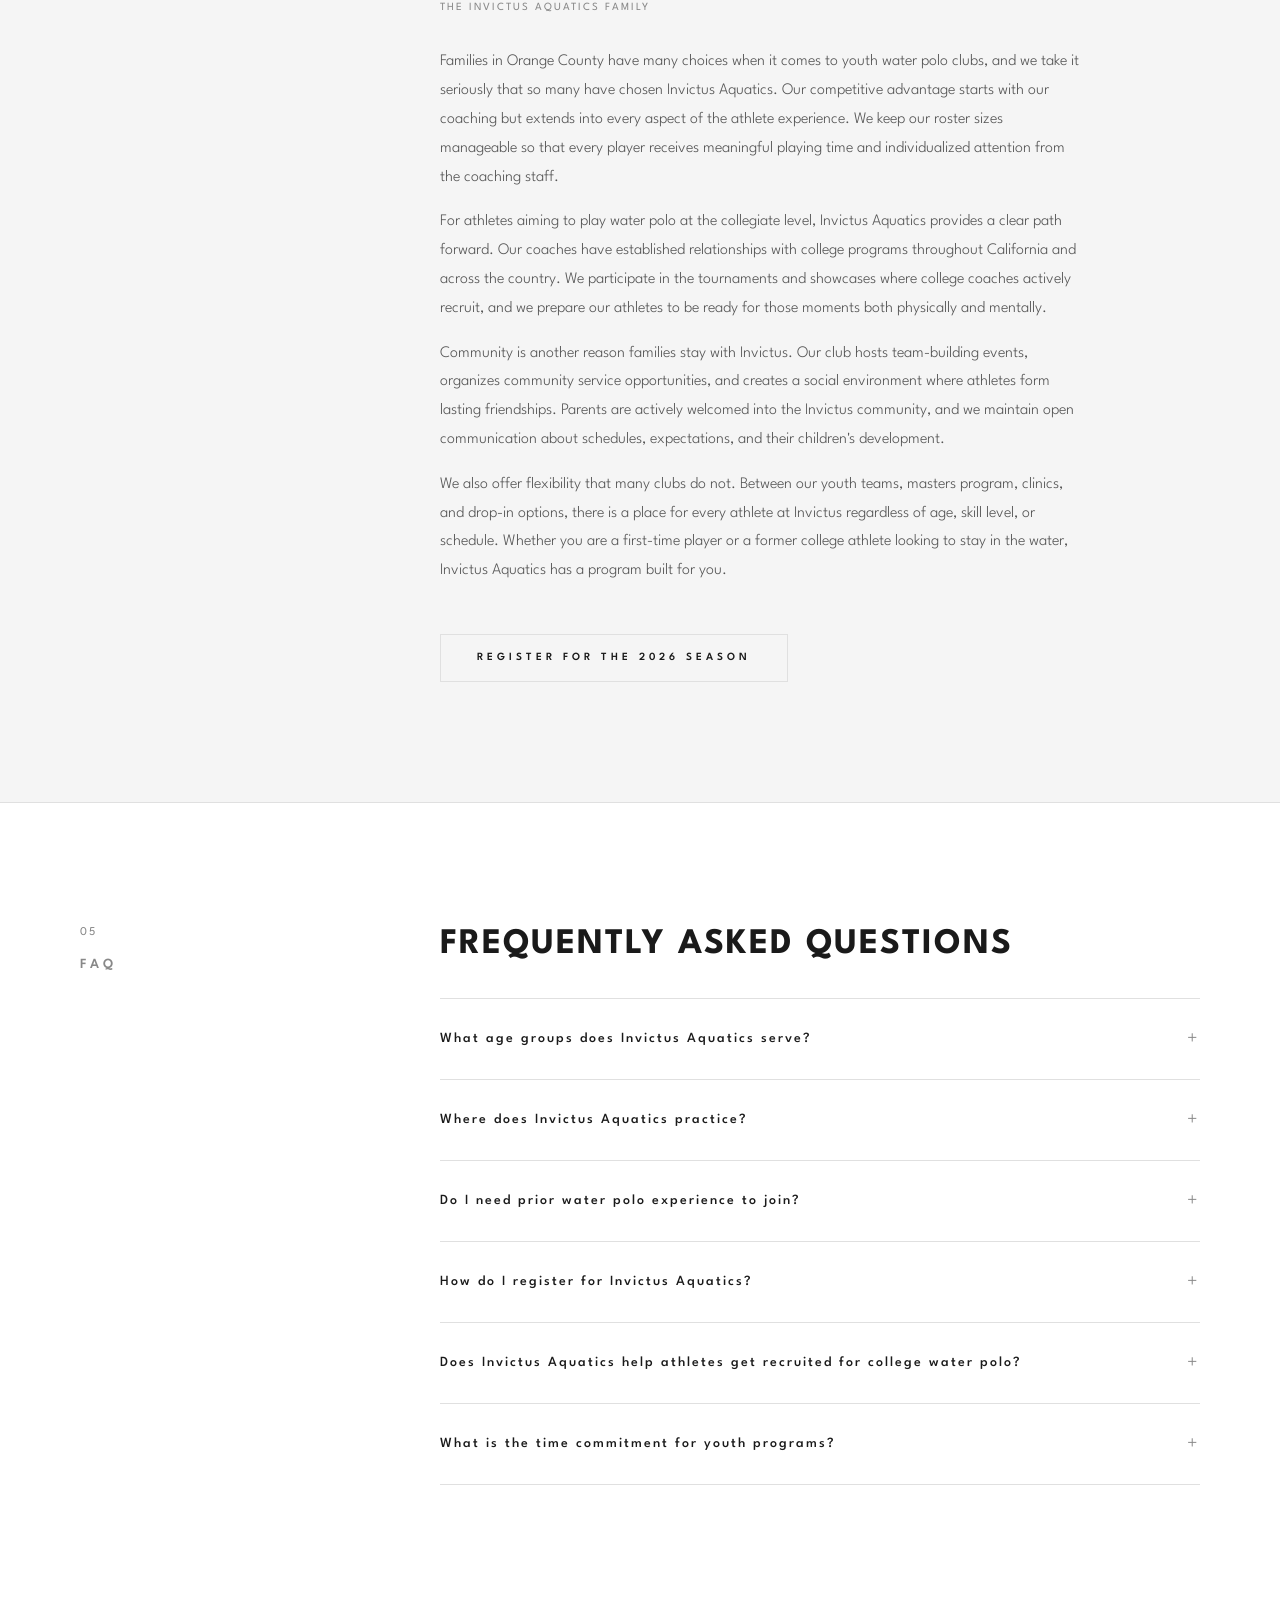
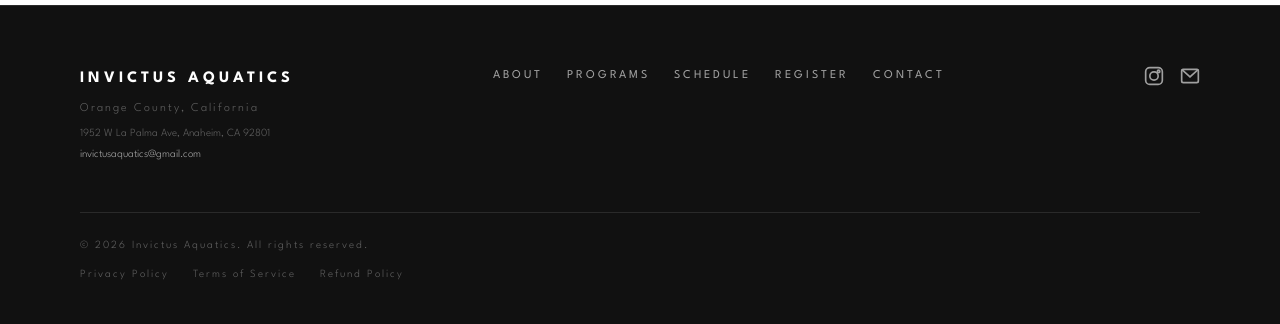
<file: about.html>
<!DOCTYPE html>
<html lang="en">
<head>
  <meta charset="UTF-8">
  <meta name="viewport" content="width=device-width, initial-scale=1.0">
  <title>About Invictus Aquatics | Water Polo Club in Orange County, CA</title>
  <meta name="description" content="Learn about Invictus Aquatics, a competitive water polo club founded in 2026 in Orange County, California. Discover our mission, coaching philosophy, and why athletes choose Invictus.">
  <meta name="keywords" content="about Invictus Aquatics, water polo Orange County, youth water polo club, competitive water polo training, water polo coaching, Orange County water polo, masters water polo Orange County">
  <link rel="canonical" href="https://invictusaquatics.com/about.html">
  <link rel="icon" type="image/png" href="/images/logo.png">

  <!-- Open Graph -->
  <meta property="og:title" content="About Invictus Aquatics | Water Polo Club in Orange County, CA">
  <meta property="og:description" content="Learn about Invictus Aquatics, a competitive water polo club founded in 2026 in Orange County, California. Discover our mission, coaching philosophy, and community.">
  <meta property="og:type" content="website">
  <meta property="og:url" content="https://invictusaquatics.com/about.html">
  <meta property="og:image" content="https://invictusaquatics.com/images/logo.png">

  <!-- Twitter Card -->
  <meta name="twitter:card" content="summary_large_image">
  <meta name="twitter:title" content="About Invictus Aquatics | Water Polo Club in Orange County, CA">
  <meta name="twitter:description" content="Learn about Invictus Aquatics, a competitive water polo club in Orange County. Our mission, coaching philosophy, and why athletes choose us.">
  <meta name="twitter:image" content="https://invictusaquatics.com/images/logo.png">

  <!-- Breadcrumb Schema -->
  <script type="application/ld+json">
  {
    "@context": "https://schema.org",
    "@type": "BreadcrumbList",
    "itemListElement": [
      {
        "@type": "ListItem",
        "position": 1,
        "name": "Home",
        "item": "https://invictusaquatics.com/"
      },
      {
        "@type": "ListItem",
        "position": 2,
        "name": "About",
        "item": "https://invictusaquatics.com/about.html"
      }
    ]
  }
  </script>

  <!-- FAQ Schema -->
  <script type="application/ld+json">
  {
    "@context": "https://schema.org",
    "@type": "FAQPage",
    "mainEntity": [
      {
        "@type": "Question",
        "name": "What age groups does Invictus Aquatics serve?",
        "acceptedAnswer": {
          "@type": "Answer",
          "text": "Invictus Aquatics offers programs for youth athletes in the 16 and under and 18 and under age groups, as well as a Crest Masters program for adult players of all skill levels."
        }
      },
      {
        "@type": "Question",
        "name": "Where does Invictus Aquatics practice?",
        "acceptedAnswer": {
          "@type": "Answer",
          "text": "Invictus Aquatics trains at pool facilities throughout Orange County, California. Specific practice locations are shared with registered athletes at the start of each season."
        }
      },
      {
        "@type": "Question",
        "name": "Do I need prior water polo experience to join?",
        "acceptedAnswer": {
          "@type": "Answer",
          "text": "No prior experience is required. Our coaching staff works with athletes of all skill levels, from beginners learning the fundamentals to advanced competitors preparing for college-level play."
        }
      },
      {
        "@type": "Question",
        "name": "How do I register for Invictus Aquatics?",
        "acceptedAnswer": {
          "@type": "Answer",
          "text": "Registration is handled online through our registration page. Select your age group or program, and complete payment securely through Stripe."
        }
      },
      {
        "@type": "Question",
        "name": "Does Invictus Aquatics help athletes get recruited for college water polo?",
        "acceptedAnswer": {
          "@type": "Answer",
          "text": "Yes. Our coaches provide guidance on the college recruitment process, help athletes build highlight reels, and connect players with collegiate programs that fit their academic and athletic goals."
        }
      }
    ]
  }
  </script>

  <link rel="preconnect" href="https://fonts.googleapis.com">
  <link rel="preconnect" href="https://fonts.gstatic.com" crossorigin>
  <link href="https://fonts.googleapis.com/css2?family=League+Spartan:wght@300;400;500;600;700;800&display=swap" rel="stylesheet">
  <link rel="stylesheet" href="styles.css">
</head>
<body>
  <!-- Navigation -->
  <nav class="navbar">
    <div class="nav-container">
      <a href="/" class="logo">
        <img src="/images/logo.png" alt="Invictus Aquatics" class="logo-img">
      </a>
      <button class="hamburger" aria-label="Toggle navigation menu" aria-expanded="false">
        <span class="hamburger-line"></span>
        <span class="hamburger-line"></span>
        <span class="hamburger-line"></span>
      </button>
      <div class="nav-links">
        <a href="/about.html" class="active">About</a>
        <a href="/programs.html">Programs</a>
        <a href="/schedule.html">Schedule</a>
        <a href="/register.html">Register</a>
        <a href="/contact.html">Contact</a>
      </div>
    </div>
  </nav>

  <main>
    <!-- Page Hero -->
    <section class="page-hero">
      <div class="page-hero-bg">
        <img src="/images/action.jpg" alt="Invictus Aquatics water polo players in action" class="hero-bg-img">
      </div>
      <div class="hero-overlay"></div>
      <div class="page-hero-content">
        <h1 class="page-hero-title">ABOUT US</h1>
        <nav class="breadcrumb" aria-label="Breadcrumb">
          <a href="/">Home</a> <span class="breadcrumb-sep">/</span> <span>About</span>
        </nav>
      </div>
    </section>

    <!-- Our Story -->
    <section class="section">
      <div class="container">
        <div class="section-grid">
          <div class="section-label">
            <span class="label-tag">01</span>
            <h2>OUR STORY</h2>
          </div>
          <div class="section-content">
            <h3 class="content-heading">BUILT FOR THE WATER, BORN IN ORANGE COUNTY</h3>
            <p class="content-text">
              Invictus Aquatics was founded in 2026 with a clear purpose: to build a water polo club in Orange County that prioritizes genuine athlete development over everything else. The founders saw a gap in the local water polo landscape and set out to create a program where young players could grow their skills in a structured, competitive, and supportive environment. From the very first practice, the focus has been on building complete athletes who are prepared for the demands of the sport at every level.
            </p>
            <p class="content-text">
              Orange County has long been one of the strongest regions in the country for water polo, and Invictus Aquatics was designed to contribute to that legacy. Our club draws athletes from communities across OC, including Irvine, Newport Beach, Huntington Beach, Mission Viejo, and beyond. We believe that geography should not limit access to high-quality coaching and competitive opportunities, which is why we train at accessible pool facilities throughout the county.
            </p>
            <p class="content-text">
              What sets Invictus Aquatics apart is the culture we build around every athlete. We do not simply run drills and send players home. We invest in understanding each player's strengths, weaknesses, and long-term goals. Whether an athlete is brand new to the sport or preparing for a college recruitment showcase, our staff tailors training to meet them where they are and push them toward where they want to be.
            </p>
            <p class="content-text">
              The name Invictus means unconquerable, and that is not just a slogan. It is the standard our athletes hold themselves to in the pool, in the classroom, and in their communities. We are building something that will last for generations of Orange County water polo players.
            </p>
          </div>
        </div>
      </div>
    </section>

    <!-- Banner Image -->
    <div class="section-banner">
      <img src="/images/banner-4.jpg" alt="Competitive water polo match action" loading="lazy">
      <div class="section-banner-overlay"></div>
    </div>

    <!-- Our Mission -->
    <section class="section section-light-alt">
      <div class="container">
        <div class="section-grid">
          <div class="section-label">
            <span class="label-tag">02</span>
            <h2>OUR MISSION</h2>
          </div>
          <div class="section-content">
            <h3 class="content-heading">BELIEF &middot; EXCELLENCE &middot; UNITY</h3>
            <p class="content-text">
              The mission of Invictus Aquatics is to develop well-rounded water polo athletes who compete at the highest level while building the character and discipline needed to succeed beyond the pool. We are committed to providing elite training, fostering a culture of accountability, and creating an environment where every athlete is challenged to reach their full potential.
            </p>
            <div class="values-grid">
              <article class="value-card">
                <h4>BELIEF</h4>
                <p>Every great athlete starts with belief in what is possible. At Invictus Aquatics, we instill confidence through progressive skill development, meaningful competition, and a coaching staff that genuinely invests in each player's growth. Belief is not given; it is earned through preparation. Our athletes learn to trust their training, trust their teammates, and trust themselves in the moments that matter most.</p>
              </article>
              <article class="value-card">
                <h4>EXCELLENCE</h4>
                <p>Excellence is not a destination; it is a daily practice. Our programs are designed around the principle that consistent effort over time produces exceptional results. From the youngest athletes in our youth water polo programs to the seasoned competitors in our Crest Masters division, every member of Invictus Aquatics is held to the same standard: give your absolute best every time you enter the water. We measure excellence not just in wins but in effort, improvement, and commitment.</p>
              </article>
              <article class="value-card">
                <h4>UNITY</h4>
                <p>Water polo is the ultimate team sport. No individual can carry a team alone, and no team succeeds without trust between its members. Invictus Aquatics places a strong emphasis on building bonds between athletes through shared training, competition, and community events. When our players are in the pool together, they play for each other. That sense of unity extends beyond game day and into the relationships and support systems that define the Invictus experience.</p>
              </article>
            </div>
          </div>
        </div>
      </div>
    </section>

    <!-- Coaching Philosophy -->
    <section class="section">
      <div class="container">
        <div class="section-grid">
          <div class="section-label">
            <span class="label-tag">03</span>
            <h2>COACHING</h2>
          </div>
          <div class="section-content">
            <h3 class="content-heading">DEVELOPMENT-FOCUSED COACHING PHILOSOPHY</h3>
            <div class="photo-row">
              <figure class="photo-figure">
                <img src="/images/coach-trophy.jpg" alt="Invictus Aquatics coach holding 2026 National League Champions trophy" class="section-photo" loading="lazy">
                <figcaption>2026 National League Champions — Open Division</figcaption>
              </figure>
              <figure class="photo-figure">
                <img src="/images/coaches-trophy.jpg" alt="Invictus Aquatics coaching staff with 2026 National League Championship trophy poolside" class="section-photo" loading="lazy">
                <figcaption>Championship-caliber coaching staff</figcaption>
              </figure>
            </div>
            <p class="content-text">
              The coaching staff at Invictus Aquatics brings years of competitive water polo experience at the club, collegiate, and international levels. Our head coaches have played and coached at programs known for developing elite talent, and they bring that knowledge directly to every practice and competition. We do not rely on a one-size-fits-all approach because we understand that every athlete develops differently.
            </p>
            <p class="content-text">
              Our training methodology balances technical skill development with tactical awareness and physical conditioning. Younger athletes focus on building a strong foundation of swimming, passing, shooting, and game sense. As players advance, the training shifts toward position-specific skills, advanced offensive and defensive systems, and the mental toughness required to perform under pressure in tournament settings.
            </p>
            <p class="content-text">
              Individualized feedback is central to how we coach. Athletes receive regular assessments of their progress, with clear benchmarks and goals tailored to their development stage. For athletes with college aspirations, our coaches provide guidance on the recruitment process, help build highlight reels, and connect players with collegiate programs that align with their academic and athletic ambitions.
            </p>
            <p class="content-text">
              We also believe that developing great athletes means developing great people. Sportsmanship, leadership, time management, and resilience are woven into every aspect of our program. Parents regularly tell us that the discipline and work ethic their children build at Invictus carries over into school, relationships, and other areas of their lives.
            </p>
          </div>
        </div>
      </div>
    </section>

    <!-- Why Invictus -->
    <section class="section section-light-alt">
      <div class="container">
        <div class="section-grid">
          <div class="section-label">
            <span class="label-tag">04</span>
            <h2>WHY INVICTUS</h2>
          </div>
          <div class="section-content">
            <h3 class="content-heading">WHY FAMILIES CHOOSE INVICTUS AQUATICS</h3>
            <figure class="photo-figure photo-full">
              <img src="/images/team-pool.jpg" alt="Invictus Aquatics full team photo in the pool" class="section-photo" loading="lazy">
              <figcaption>The Invictus Aquatics family</figcaption>
            </figure>
            <p class="content-text">
              Families in Orange County have many choices when it comes to youth water polo clubs, and we take it seriously that so many have chosen Invictus Aquatics. Our competitive advantage starts with our coaching but extends into every aspect of the athlete experience. We keep our roster sizes manageable so that every player receives meaningful playing time and individualized attention from the coaching staff.
            </p>
            <p class="content-text">
              For athletes aiming to play water polo at the collegiate level, Invictus Aquatics provides a clear path forward. Our coaches have established relationships with college programs throughout California and across the country. We participate in the tournaments and showcases where college coaches actively recruit, and we prepare our athletes to be ready for those moments both physically and mentally.
            </p>
            <p class="content-text">
              Community is another reason families stay with Invictus. Our club hosts team-building events, organizes community service opportunities, and creates a social environment where athletes form lasting friendships. Parents are actively welcomed into the Invictus community, and we maintain open communication about schedules, expectations, and their children's development.
            </p>
            <p class="content-text">
              We also offer flexibility that many clubs do not. Between our youth teams, masters program, clinics, and drop-in options, there is a place for every athlete at Invictus regardless of age, skill level, or schedule. Whether you are a first-time player or a former college athlete looking to stay in the water, Invictus Aquatics has a program built for you.
            </p>
            <a href="/register.html" class="btn-section-link">REGISTER FOR THE 2026 SEASON</a>
          </div>
        </div>
      </div>
    </section>

    <!-- FAQ Section -->
    <section class="section">
      <div class="container">
        <div class="section-grid">
          <div class="section-label">
            <span class="label-tag">05</span>
            <h2>FAQ</h2>
          </div>
          <div class="section-content">
            <h3 class="content-heading">FREQUENTLY ASKED QUESTIONS</h3>
            <div class="faq-list">
              <details class="faq-item">
                <summary class="faq-question">What age groups does Invictus Aquatics serve?</summary>
                <div class="faq-answer">
                  <p>Invictus Aquatics offers programs for youth athletes in the 16 and under and 18 and under age groups, as well as a Crest Masters program for adult players of all skill levels. Whether your child is just starting out in water polo or you are an adult looking to compete or stay fit, we have a program for you.</p>
                </div>
              </details>
              <details class="faq-item">
                <summary class="faq-question">Where does Invictus Aquatics practice?</summary>
                <div class="faq-answer">
                  <p>We train at pool facilities throughout Orange County, California. Specific practice locations are shared with registered athletes at the start of each season. Our goal is to use facilities that are accessible to families across OC, and we rotate locations as needed to accommodate scheduling and availability.</p>
                </div>
              </details>
              <details class="faq-item">
                <summary class="faq-question">Do I need prior water polo experience to join?</summary>
                <div class="faq-answer">
                  <p>No prior experience is required. Our coaching staff works with athletes of all skill levels, from beginners learning the fundamentals of treading water, passing, and shooting to advanced competitors preparing for college-level play. We will assess your current abilities and build a development plan from there.</p>
                </div>
              </details>
              <details class="faq-item">
                <summary class="faq-question">How do I register for Invictus Aquatics?</summary>
                <div class="faq-answer">
                  <p>Registration is handled online through our <a href="/register.html">registration page</a>. Select your age group or program, and complete payment securely through Stripe. If you have questions about which program is right for you, reach out through our <a href="/contact.html">contact page</a> and we will help you find the best fit.</p>
                </div>
              </details>
              <details class="faq-item">
                <summary class="faq-question">Does Invictus Aquatics help athletes get recruited for college water polo?</summary>
                <div class="faq-answer">
                  <p>Yes. Our coaches provide guidance on the college recruitment process, help athletes build highlight reels, and connect players with collegiate programs that fit their academic and athletic goals. We participate in the showcases and tournaments where college coaches actively recruit, and we prepare our athletes to perform at their best in those high-visibility settings.</p>
                </div>
              </details>
              <details class="faq-item">
                <summary class="faq-question">What is the time commitment for youth programs?</summary>
                <div class="faq-answer">
                  <p>Practice schedules vary by age group and season, but most youth teams train multiple times per week with tournaments on select weekends. We publish detailed schedules before each season begins so that families can plan accordingly. We understand that athletes often have other commitments and work with families to find a balance that supports development without creating burnout.</p>
                </div>
              </details>
            </div>
          </div>
        </div>
      </div>
    </section>
  </main>

  <!-- Footer -->
  <footer class="footer">
    <div class="container">
      <div class="footer-grid">
        <div class="footer-brand">
          <span class="footer-logo">INVICTUS AQUATICS</span>
          <p class="footer-location">Orange County, California</p>
          <p class="footer-address">1952 W La Palma Ave, Anaheim, CA 92801</p>
          <p class="footer-phone"><a href="mailto:invictusaquatics@gmail.com">invictusaquatics@gmail.com</a></p>
        </div>
        <div class="footer-links">
          <a href="/about.html">About</a>
          <a href="/programs.html">Programs</a>
          <a href="/schedule.html">Schedule</a>
          <a href="/register.html">Register</a>
          <a href="/contact.html">Contact</a>
        </div>
        <div class="footer-social">
          <a href="https://www.instagram.com/invictusaquatics/" target="_blank" rel="noopener" aria-label="Instagram" class="social-link">
            <svg width="20" height="20" viewBox="0 0 24 24" fill="none" stroke="currentColor" stroke-width="2">
              <rect x="2" y="2" width="20" height="20" rx="5"/>
              <circle cx="12" cy="12" r="5"/>
              <circle cx="17.5" cy="6.5" r="1.5"/>
            </svg>
          </a>
          <a href="mailto:invictusaquatics@gmail.com" aria-label="Email" class="social-link">
            <svg width="20" height="20" viewBox="0 0 24 24" fill="none" stroke="currentColor" stroke-width="2">
              <rect x="2" y="4" width="20" height="16" rx="2"/>
              <path d="M22 4L12 13L2 4"/>
            </svg>
          </a>
        </div>
      </div>
      <div class="footer-bottom">
        <p>&copy; 2026 Invictus Aquatics. All rights reserved.</p>
        <div class="footer-legal">
          <a href="/privacy.html">Privacy Policy</a>
          <a href="/terms.html">Terms of Service</a>
          <a href="/refund.html">Refund Policy</a>
        </div>
      </div>
    </div>
  </footer>

  <script src="script.js"></script>
</body>
</html>
</file>
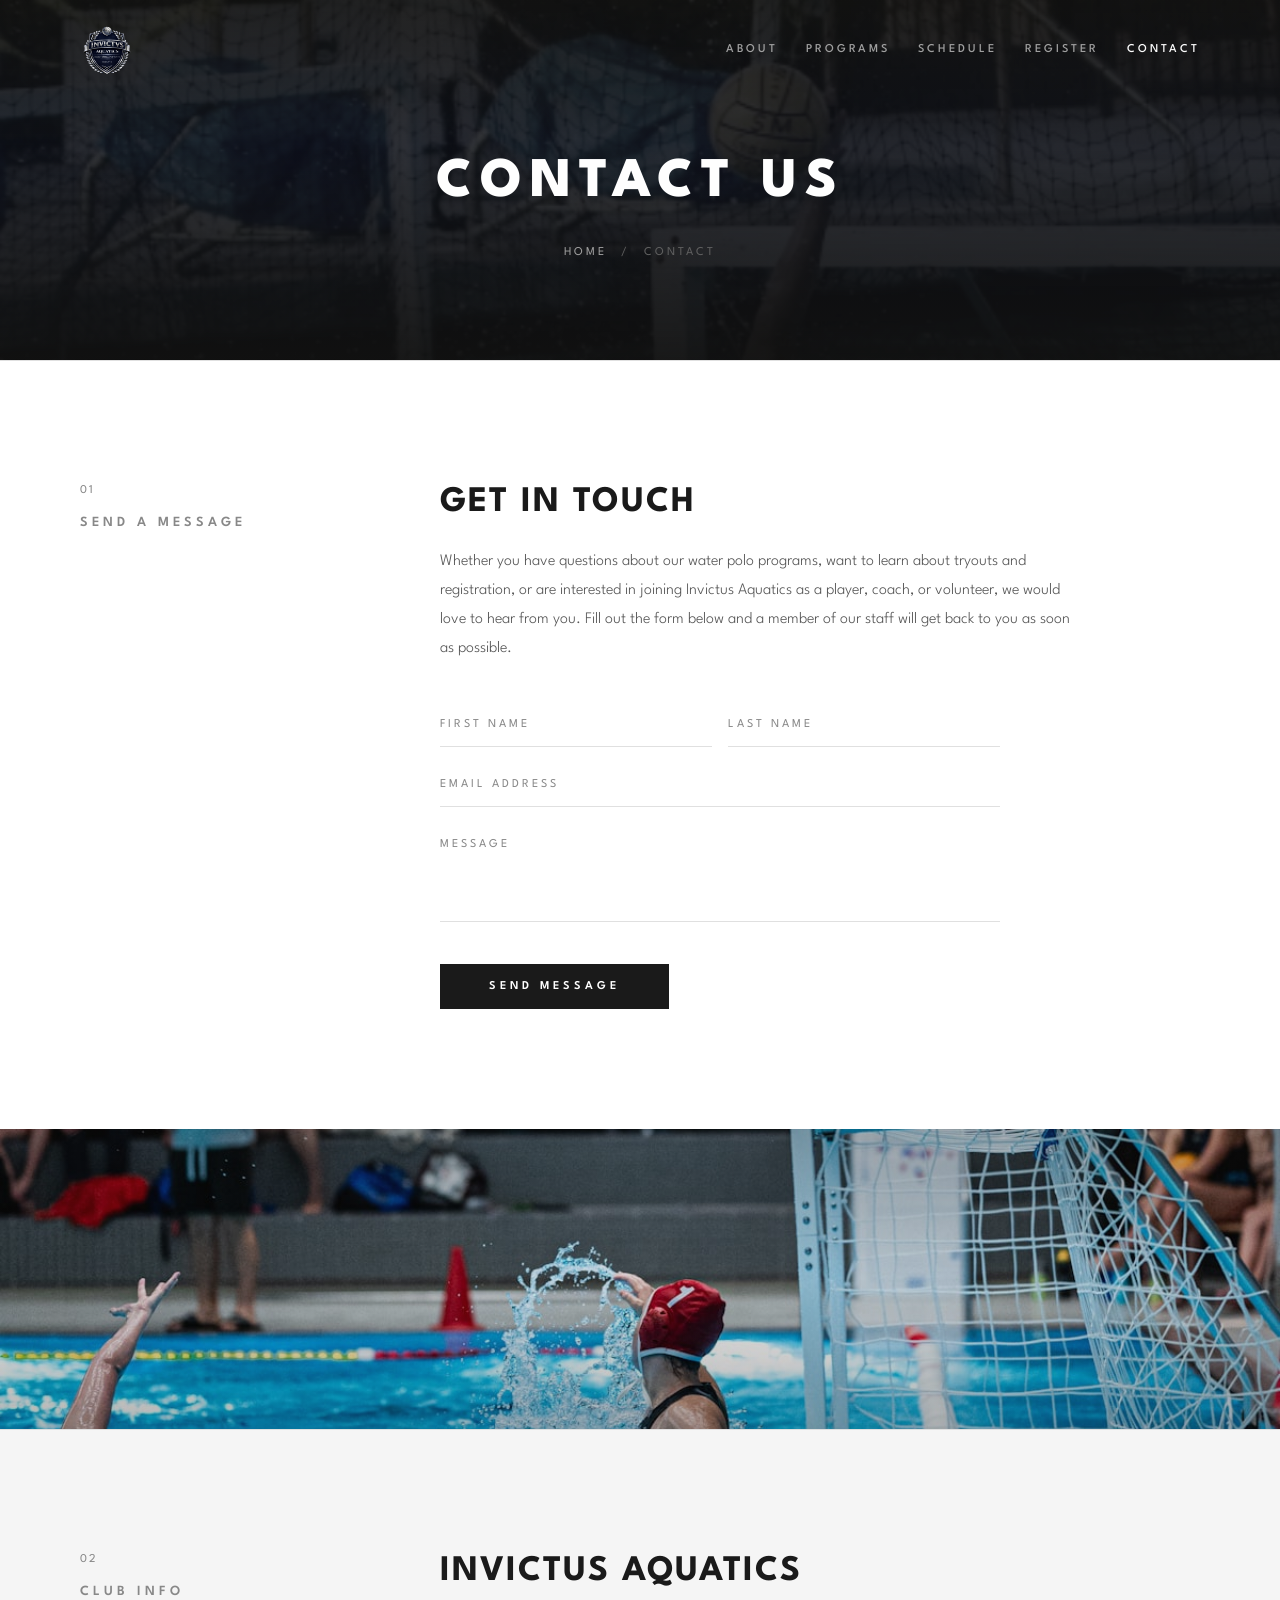
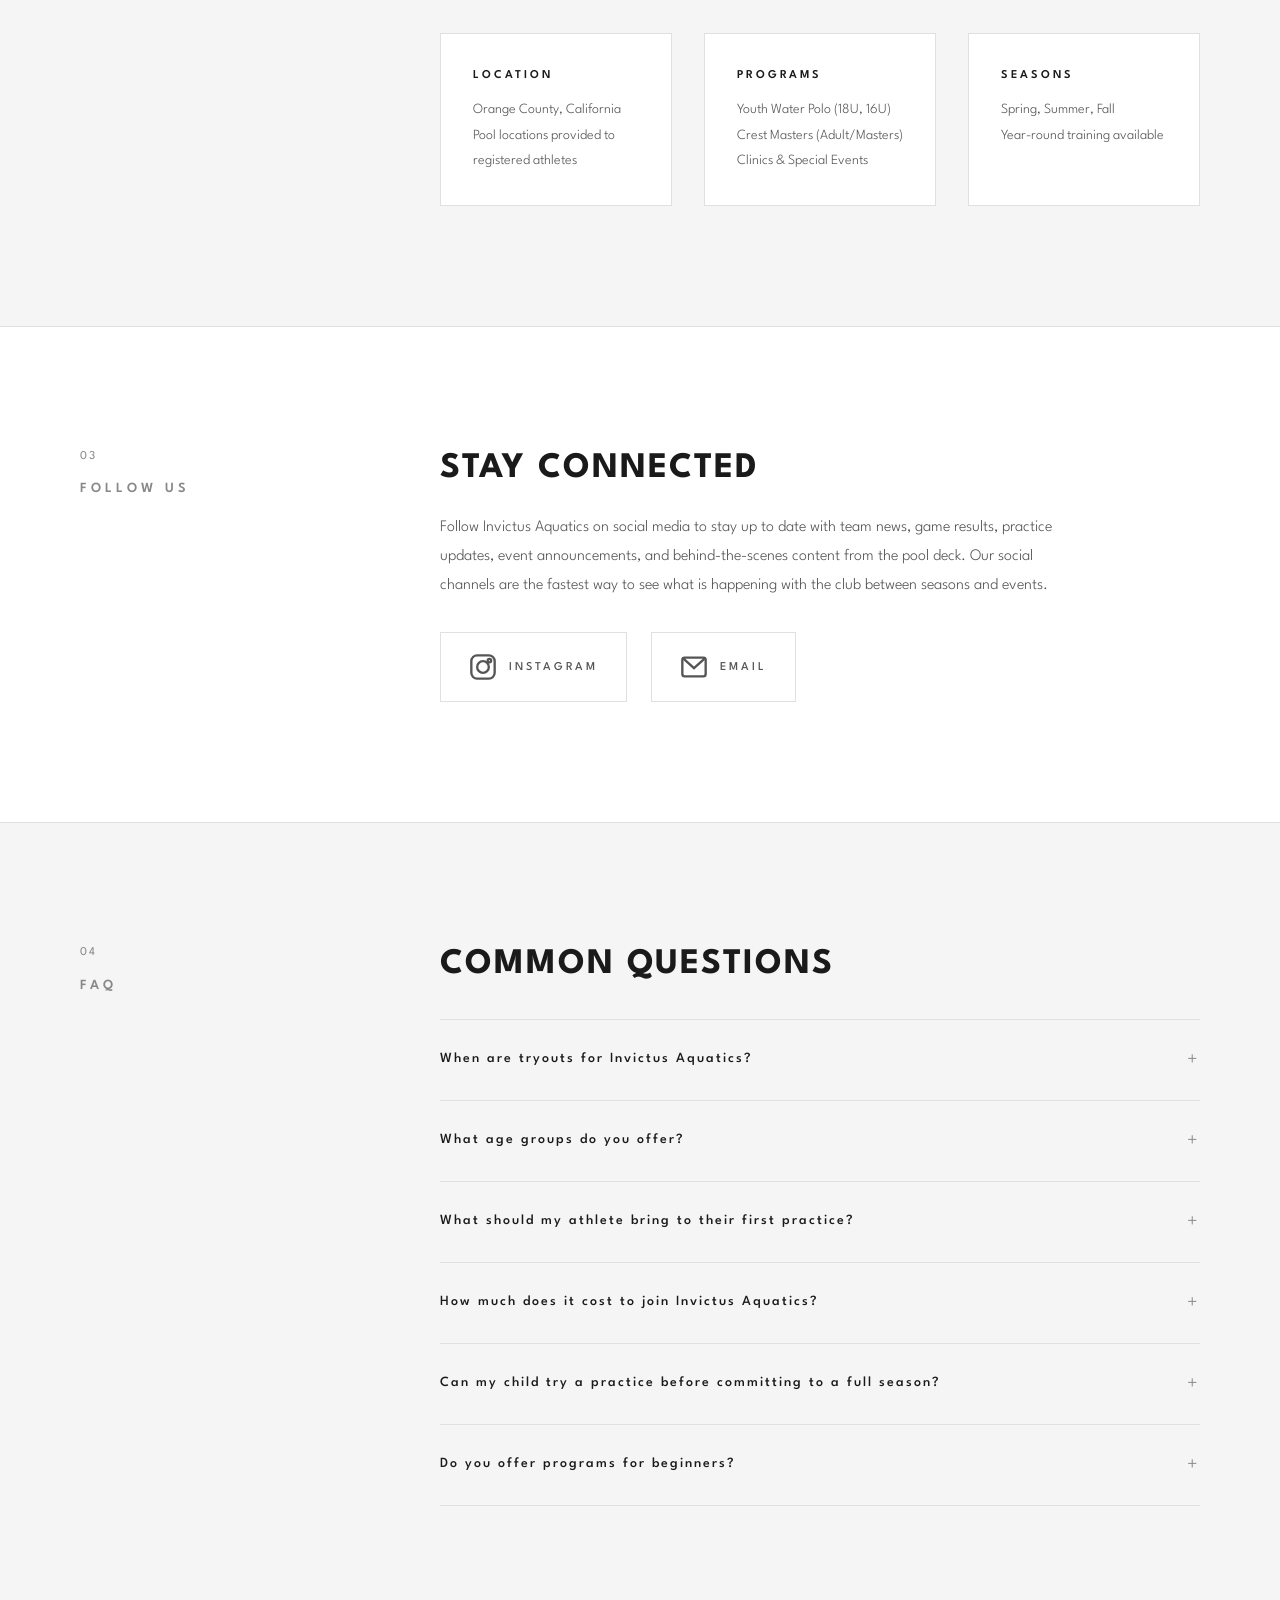
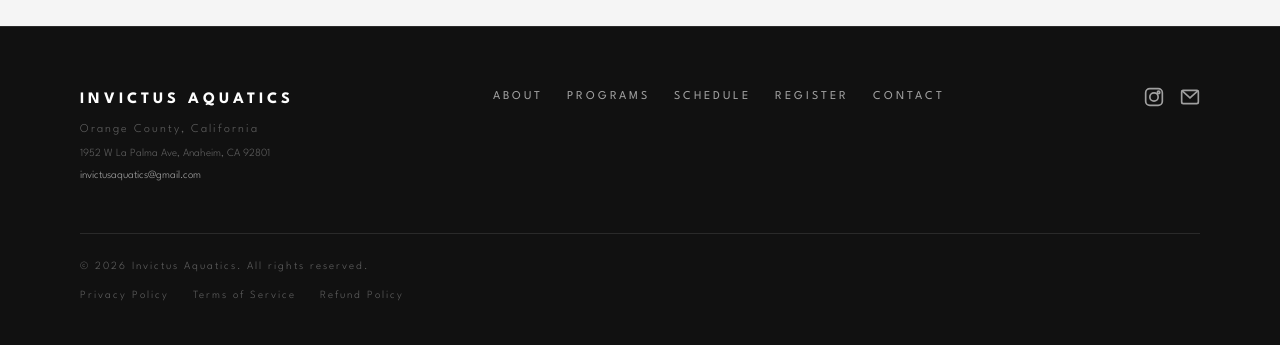
<file: contact.html>
<!DOCTYPE html>
<html lang="en">
<head>
  <meta charset="UTF-8">
  <meta name="viewport" content="width=device-width, initial-scale=1.0">
  <title>Contact | Invictus Aquatics Water Polo | Orange County, CA</title>
  <meta name="description" content="Contact Invictus Aquatics water polo club in Orange County, California. Ask about tryouts, registration, programs, and schedules. Reach out today to join our team.">
  <meta name="keywords" content="contact Invictus Aquatics, water polo Orange County contact, water polo tryouts, join water polo club, water polo questions, Orange County water polo information, water polo club contact">
  <link rel="canonical" href="https://invictusaquatics.com/contact.html">
  <link rel="icon" type="image/png" href="/images/logo.png">

  <!-- Open Graph -->
  <meta property="og:title" content="Contact | Invictus Aquatics Water Polo | Orange County, CA">
  <meta property="og:description" content="Contact Invictus Aquatics water polo club in Orange County, California. Ask about tryouts, registration, programs, and schedules.">
  <meta property="og:type" content="website">
  <meta property="og:url" content="https://invictusaquatics.com/contact.html">
  <meta property="og:image" content="https://invictusaquatics.com/images/logo.png">

  <!-- Twitter Card -->
  <meta name="twitter:card" content="summary_large_image">
  <meta name="twitter:title" content="Contact | Invictus Aquatics Water Polo">
  <meta name="twitter:description" content="Get in touch with Invictus Aquatics water polo club in Orange County. Questions about tryouts, registration, and programs.">
  <meta name="twitter:image" content="https://invictusaquatics.com/images/logo.png">

  <!-- Breadcrumb Schema -->
  <script type="application/ld+json">
  {
    "@context": "https://schema.org",
    "@type": "BreadcrumbList",
    "itemListElement": [
      {
        "@type": "ListItem",
        "position": 1,
        "name": "Home",
        "item": "https://invictusaquatics.com/"
      },
      {
        "@type": "ListItem",
        "position": 2,
        "name": "Contact",
        "item": "https://invictusaquatics.com/contact.html"
      }
    ]
  }
  </script>

  <!-- FAQ Schema -->
  <script type="application/ld+json">
  {
    "@context": "https://schema.org",
    "@type": "FAQPage",
    "mainEntity": [
      {
        "@type": "Question",
        "name": "When are tryouts for Invictus Aquatics?",
        "acceptedAnswer": {
          "@type": "Answer",
          "text": "Tryouts and team placement evaluations are held before the start of each season, typically in the fall and spring. Exact dates are announced on our schedule page and communicated through our mailing list. We also accept athletes on a rolling basis when roster spots are available."
        }
      },
      {
        "@type": "Question",
        "name": "What age groups do you offer?",
        "acceptedAnswer": {
          "@type": "Answer",
          "text": "Invictus Aquatics offers programs for 16 and under, 18 and under, and adult masters players through our Crest Masters program. We serve athletes from middle school through adulthood at every skill level."
        }
      },
      {
        "@type": "Question",
        "name": "What should my athlete bring to their first practice?",
        "acceptedAnswer": {
          "@type": "Answer",
          "text": "Athletes should bring a water polo suit or competitive swimsuit, goggles for warm-up laps, a water bottle, a towel, and sunscreen for outdoor pool sessions. Water polo caps are provided by the club for competitions."
        }
      },
      {
        "@type": "Question",
        "name": "How much does it cost to join Invictus Aquatics?",
        "acceptedAnswer": {
          "@type": "Answer",
          "text": "Registration fees vary by program and season. Visit our registration page for current pricing on all programs including youth teams, Crest Masters dues, drop-in sessions, and tournament entry fees."
        }
      }
    ]
  }
  </script>

  <link rel="preconnect" href="https://fonts.googleapis.com">
  <link rel="preconnect" href="https://fonts.gstatic.com" crossorigin>
  <link href="https://fonts.googleapis.com/css2?family=League+Spartan:wght@300;400;500;600;700;800&display=swap" rel="stylesheet">
  <link rel="stylesheet" href="styles.css">
</head>
<body>
  <!-- Navigation -->
  <nav class="navbar">
    <div class="nav-container">
      <a href="/" class="logo">
        <img src="/images/logo.png" alt="Invictus Aquatics" class="logo-img">
      </a>
      <button class="hamburger" aria-label="Toggle navigation menu" aria-expanded="false">
        <span class="hamburger-line"></span>
        <span class="hamburger-line"></span>
        <span class="hamburger-line"></span>
      </button>
      <div class="nav-links">
        <a href="/about.html">About</a>
        <a href="/programs.html">Programs</a>
        <a href="/schedule.html">Schedule</a>
        <a href="/register.html">Register</a>
        <a href="/contact.html" class="active">Contact</a>
      </div>
    </div>
  </nav>

  <main>
    <!-- Page Hero -->
    <section class="page-hero">
      <div class="page-hero-bg">
        <img src="/images/action.jpg" alt="Invictus Aquatics water polo team" class="hero-bg-img">
      </div>
      <div class="hero-overlay"></div>
      <div class="page-hero-content">
        <h1 class="page-hero-title">CONTACT US</h1>
        <nav class="breadcrumb" aria-label="Breadcrumb">
          <a href="/">Home</a> <span class="breadcrumb-sep">/</span> <span>Contact</span>
        </nav>
      </div>
    </section>

    <!-- Contact Form -->
    <section class="section">
      <div class="container">
        <div class="section-grid">
          <div class="section-label">
            <span class="label-tag">01</span>
            <h2>SEND A MESSAGE</h2>
          </div>
          <div class="section-content">
            <h3 class="content-heading">GET IN TOUCH</h3>
            <p class="content-text">
              Whether you have questions about our water polo programs, want to learn about tryouts and registration, or are interested in joining Invictus Aquatics as a player, coach, or volunteer, we would love to hear from you. Fill out the form below and a member of our staff will get back to you as soon as possible.
            </p>
            <form class="signup-form" id="signupForm" action="https://formspree.io/f/xpqypgkg" method="POST">
              <div class="form-row">
                <div class="form-group">
                  <input type="text" name="first_name" placeholder="FIRST NAME" required>
                </div>
                <div class="form-group">
                  <input type="text" name="last_name" placeholder="LAST NAME" required>
                </div>
              </div>
              <div class="form-group">
                <input type="email" name="email" placeholder="EMAIL ADDRESS" required>
              </div>
              <div class="form-group">
                <textarea name="message" placeholder="MESSAGE" rows="6"></textarea>
              </div>
              <button type="submit" class="btn-submit">SEND MESSAGE</button>
            </form>
          </div>
        </div>
      </div>
    </section>

    <!-- Banner Image -->
    <div class="section-banner">
      <img src="/images/banner-4.jpg" alt="Competitive water polo match action" loading="lazy">
      <div class="section-banner-overlay"></div>
    </div>

    <!-- Club Info -->
    <section class="section section-light-alt">
      <div class="container">
        <div class="section-grid">
          <div class="section-label">
            <span class="label-tag">02</span>
            <h2>CLUB INFO</h2>
          </div>
          <div class="section-content">
            <h3 class="content-heading">INVICTUS AQUATICS</h3>
            <div class="contact-info-grid">
              <div class="contact-info-item">
                <h4>LOCATION</h4>
                <p>Orange County, California<br>Pool locations provided to registered athletes</p>
              </div>
              <div class="contact-info-item">
                <h4>PROGRAMS</h4>
                <p>Youth Water Polo (18U, 16U)<br>Crest Masters (Adult/Masters)<br>Clinics &amp; Special Events</p>
              </div>
              <div class="contact-info-item">
                <h4>SEASONS</h4>
                <p>Spring, Summer, Fall<br>Year-round training available</p>
              </div>
            </div>
          </div>
        </div>
      </div>
    </section>

    <!-- Follow Us -->
    <section class="section">
      <div class="container">
        <div class="section-grid">
          <div class="section-label">
            <span class="label-tag">03</span>
            <h2>FOLLOW US</h2>
          </div>
          <div class="section-content">
            <h3 class="content-heading">STAY CONNECTED</h3>
            <p class="content-text">
              Follow Invictus Aquatics on social media to stay up to date with team news, game results, practice updates, event announcements, and behind-the-scenes content from the pool deck. Our social channels are the fastest way to see what is happening with the club between seasons and events.
            </p>
            <div class="social-links-large">
              <a href="https://www.instagram.com/invictusaquatics/" target="_blank" rel="noopener" class="social-link-large" aria-label="Follow Invictus Aquatics on Instagram">
                <svg width="28" height="28" viewBox="0 0 24 24" fill="none" stroke="currentColor" stroke-width="2">
                  <rect x="2" y="2" width="20" height="20" rx="5"/>
                  <circle cx="12" cy="12" r="5"/>
                  <circle cx="17.5" cy="6.5" r="1.5"/>
                </svg>
                <span>INSTAGRAM</span>
              </a>
              <a href="mailto:invictusaquatics@gmail.com" class="social-link-large" aria-label="Email Invictus Aquatics">
                <svg width="28" height="28" viewBox="0 0 24 24" fill="none" stroke="currentColor" stroke-width="2">
                  <rect x="2" y="4" width="20" height="16" rx="2"/>
                  <path d="M22 4L12 13L2 4"/>
                </svg>
                <span>EMAIL</span>
              </a>
            </div>
          </div>
        </div>
      </div>
    </section>

    <!-- FAQ -->
    <section class="section section-light-alt">
      <div class="container">
        <div class="section-grid">
          <div class="section-label">
            <span class="label-tag">04</span>
            <h2>FAQ</h2>
          </div>
          <div class="section-content">
            <h3 class="content-heading">COMMON QUESTIONS</h3>
            <div class="faq-list">
              <details class="faq-item">
                <summary class="faq-question">When are tryouts for Invictus Aquatics?</summary>
                <div class="faq-answer">
                  <p>Tryouts and team placement evaluations are held before the start of each season, typically in the fall and spring. Exact dates are announced on our <a href="/schedule.html">schedule page</a> and communicated through our mailing list. We also accept athletes on a rolling basis when roster spots are available, so do not hesitate to reach out even if a season has already begun.</p>
                </div>
              </details>
              <details class="faq-item">
                <summary class="faq-question">What age groups do you offer?</summary>
                <div class="faq-answer">
                  <p>Invictus Aquatics offers programs for 16 and under, 18 and under, and adult masters players through our Crest Masters program. We serve athletes from middle school through adulthood at every skill level. Visit our <a href="/programs.html">programs page</a> for detailed descriptions of each program.</p>
                </div>
              </details>
              <details class="faq-item">
                <summary class="faq-question">What should my athlete bring to their first practice?</summary>
                <div class="faq-answer">
                  <p>Athletes should bring a water polo suit or competitive swimsuit, goggles for warm-up laps, a water bottle, a towel, and sunscreen for outdoor pool sessions. Water polo caps are provided by the club for competitions. We recommend arriving at least 10 minutes early to meet the coaching staff and get oriented.</p>
                </div>
              </details>
              <details class="faq-item">
                <summary class="faq-question">How much does it cost to join Invictus Aquatics?</summary>
                <div class="faq-answer">
                  <p>Registration fees vary by program and season. Visit our <a href="/register.html">registration page</a> for current pricing on all programs including youth teams, Crest Masters dues, drop-in sessions, and tournament entry fees. If financial assistance is needed, please contact us directly to discuss available options.</p>
                </div>
              </details>
              <details class="faq-item">
                <summary class="faq-question">Can my child try a practice before committing to a full season?</summary>
                <div class="faq-answer">
                  <p>We understand that committing to a new club is a big decision. Contact us to discuss trial practice opportunities for your athlete. We want families to feel confident that Invictus Aquatics is the right fit before registering for a full season.</p>
                </div>
              </details>
              <details class="faq-item">
                <summary class="faq-question">Do you offer programs for beginners?</summary>
                <div class="faq-answer">
                  <p>Yes. While Invictus Aquatics is a competitive club, we welcome athletes who are new to water polo. Our coaches work with players at every skill level and will develop a training plan that builds fundamental skills while integrating new athletes into team activities. Many of our strongest athletes started with no prior water polo experience.</p>
                </div>
              </details>
            </div>
          </div>
        </div>
      </div>
    </section>
  </main>

  <!-- Footer -->
  <footer class="footer">
    <div class="container">
      <div class="footer-grid">
        <div class="footer-brand">
          <span class="footer-logo">INVICTUS AQUATICS</span>
          <p class="footer-location">Orange County, California</p>
          <p class="footer-address">1952 W La Palma Ave, Anaheim, CA 92801</p>
          <p class="footer-phone"><a href="mailto:invictusaquatics@gmail.com">invictusaquatics@gmail.com</a></p>
        </div>
        <div class="footer-links">
          <a href="/about.html">About</a>
          <a href="/programs.html">Programs</a>
          <a href="/schedule.html">Schedule</a>
          <a href="/register.html">Register</a>
          <a href="/contact.html">Contact</a>
        </div>
        <div class="footer-social">
          <a href="https://www.instagram.com/invictusaquatics/" target="_blank" rel="noopener" aria-label="Instagram" class="social-link">
            <svg width="20" height="20" viewBox="0 0 24 24" fill="none" stroke="currentColor" stroke-width="2">
              <rect x="2" y="2" width="20" height="20" rx="5"/>
              <circle cx="12" cy="12" r="5"/>
              <circle cx="17.5" cy="6.5" r="1.5"/>
            </svg>
          </a>
          <a href="mailto:invictusaquatics@gmail.com" aria-label="Email" class="social-link">
            <svg width="20" height="20" viewBox="0 0 24 24" fill="none" stroke="currentColor" stroke-width="2">
              <rect x="2" y="4" width="20" height="16" rx="2"/>
              <path d="M22 4L12 13L2 4"/>
            </svg>
          </a>
        </div>
      </div>
      <div class="footer-bottom">
        <p>&copy; 2026 Invictus Aquatics. All rights reserved.</p>
        <div class="footer-legal">
          <a href="/privacy.html">Privacy Policy</a>
          <a href="/terms.html">Terms of Service</a>
          <a href="/refund.html">Refund Policy</a>
        </div>
      </div>
    </div>
  </footer>

  <script src="script.js"></script>
</body>
</html>
</file>
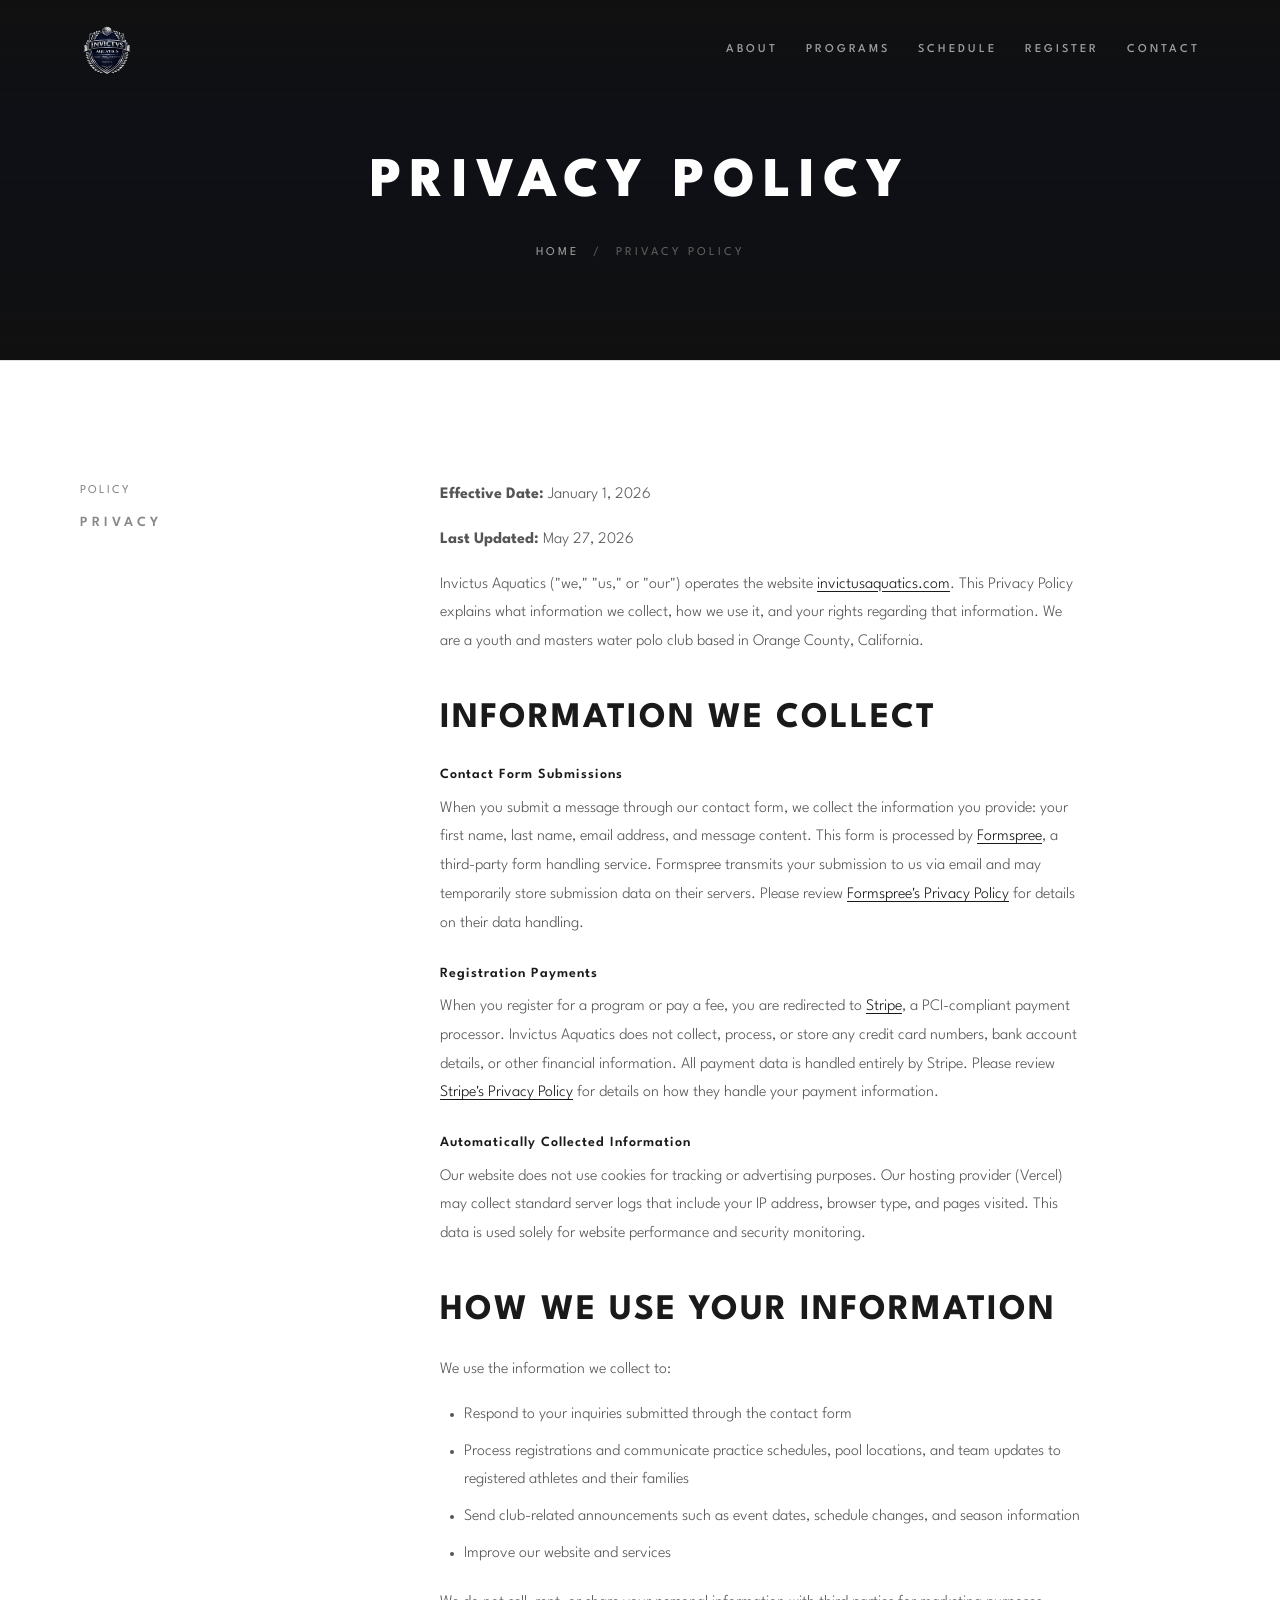
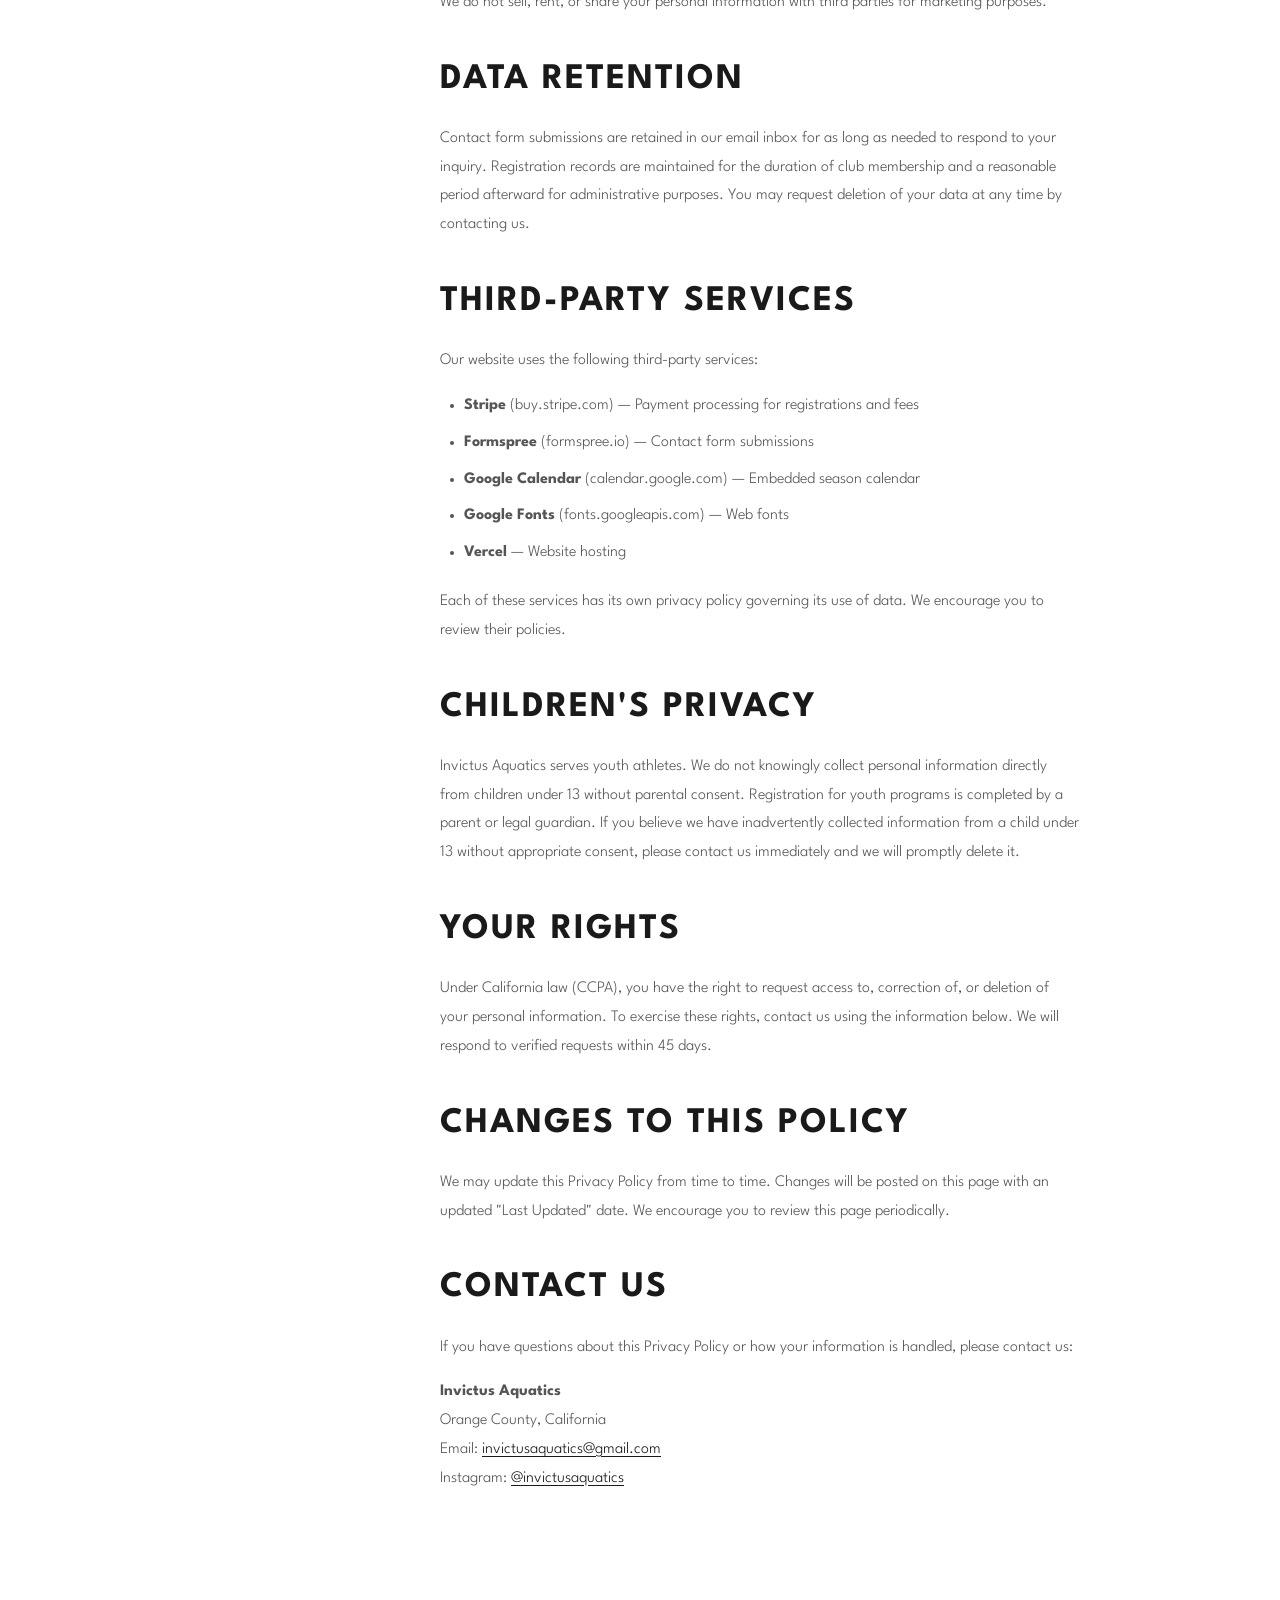
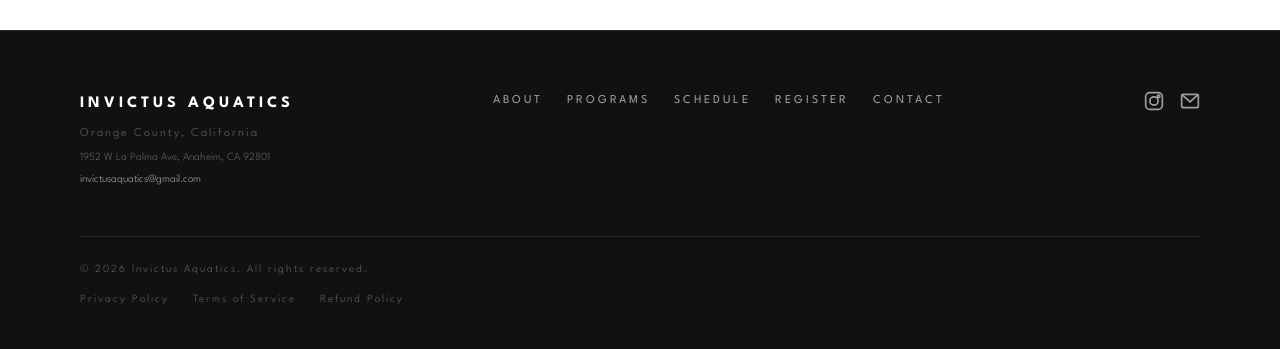
<file: privacy.html>
<!DOCTYPE html>
<html lang="en">
<head>
  <meta charset="UTF-8">
  <meta name="viewport" content="width=device-width, initial-scale=1.0">
  <title>Privacy Policy | Invictus Aquatics Water Polo | Orange County, CA</title>
  <meta name="description" content="Privacy Policy for Invictus Aquatics water polo club in Orange County, California. Learn how we collect, use, and protect your personal information.">
  <link rel="canonical" href="https://invictusaquatics.com/privacy.html">
  <link rel="icon" type="image/png" href="/images/logo.png">

  <!-- Open Graph -->
  <meta property="og:title" content="Privacy Policy | Invictus Aquatics Water Polo">
  <meta property="og:description" content="Privacy Policy for Invictus Aquatics water polo club. Learn how we collect, use, and protect your personal information.">
  <meta property="og:type" content="website">
  <meta property="og:url" content="https://invictusaquatics.com/privacy.html">
  <meta property="og:image" content="https://invictusaquatics.com/images/logo.png">

  <!-- Breadcrumb Schema -->
  <script type="application/ld+json">
  {
    "@context": "https://schema.org",
    "@type": "BreadcrumbList",
    "itemListElement": [
      {
        "@type": "ListItem",
        "position": 1,
        "name": "Home",
        "item": "https://invictusaquatics.com/"
      },
      {
        "@type": "ListItem",
        "position": 2,
        "name": "Privacy Policy",
        "item": "https://invictusaquatics.com/privacy.html"
      }
    ]
  }
  </script>

  <link rel="preconnect" href="https://fonts.googleapis.com">
  <link rel="preconnect" href="https://fonts.gstatic.com" crossorigin>
  <link href="https://fonts.googleapis.com/css2?family=League+Spartan:wght@300;400;500;600;700;800&display=swap" rel="stylesheet">
  <link rel="stylesheet" href="styles.css">
</head>
<body>
  <!-- Navigation -->
  <nav class="navbar">
    <div class="nav-container">
      <a href="/" class="logo">
        <img src="/images/logo.png" alt="Invictus Aquatics" class="logo-img">
      </a>
      <button class="hamburger" aria-label="Toggle navigation menu" aria-expanded="false">
        <span class="hamburger-line"></span>
        <span class="hamburger-line"></span>
        <span class="hamburger-line"></span>
      </button>
      <div class="nav-links">
        <a href="/about.html">About</a>
        <a href="/programs.html">Programs</a>
        <a href="/schedule.html">Schedule</a>
        <a href="/register.html">Register</a>
        <a href="/contact.html">Contact</a>
      </div>
    </div>
  </nav>

  <main>
    <!-- Page Hero -->
    <section class="page-hero page-hero-short">
      <div class="hero-overlay"></div>
      <div class="page-hero-content">
        <h1 class="page-hero-title">PRIVACY POLICY</h1>
        <nav class="breadcrumb" aria-label="Breadcrumb">
          <a href="/">Home</a> <span class="breadcrumb-sep">/</span> <span>Privacy Policy</span>
        </nav>
      </div>
    </section>

    <section class="section">
      <div class="container">
        <div class="section-grid">
          <div class="section-label">
            <span class="label-tag">POLICY</span>
            <h2>PRIVACY</h2>
          </div>
          <div class="section-content legal-content">
            <p class="content-text"><strong>Effective Date:</strong> January 1, 2026</p>
            <p class="content-text"><strong>Last Updated:</strong> May 27, 2026</p>

            <p class="content-text">
              Invictus Aquatics ("we," "us," or "our") operates the website <a href="https://invictusaquatics.com">invictusaquatics.com</a>. This Privacy Policy explains what information we collect, how we use it, and your rights regarding that information. We are a youth and masters water polo club based in Orange County, California.
            </p>

            <h3 class="content-heading">INFORMATION WE COLLECT</h3>

            <h4>Contact Form Submissions</h4>
            <p class="content-text">
              When you submit a message through our contact form, we collect the information you provide: your first name, last name, email address, and message content. This form is processed by <a href="https://formspree.io" target="_blank" rel="noopener">Formspree</a>, a third-party form handling service. Formspree transmits your submission to us via email and may temporarily store submission data on their servers. Please review <a href="https://formspree.io/legal/privacy-policy" target="_blank" rel="noopener">Formspree's Privacy Policy</a> for details on their data handling.
            </p>

            <h4>Registration Payments</h4>
            <p class="content-text">
              When you register for a program or pay a fee, you are redirected to <a href="https://stripe.com" target="_blank" rel="noopener">Stripe</a>, a PCI-compliant payment processor. Invictus Aquatics does not collect, process, or store any credit card numbers, bank account details, or other financial information. All payment data is handled entirely by Stripe. Please review <a href="https://stripe.com/privacy" target="_blank" rel="noopener">Stripe's Privacy Policy</a> for details on how they handle your payment information.
            </p>

            <h4>Automatically Collected Information</h4>
            <p class="content-text">
              Our website does not use cookies for tracking or advertising purposes. Our hosting provider (Vercel) may collect standard server logs that include your IP address, browser type, and pages visited. This data is used solely for website performance and security monitoring.
            </p>

            <h3 class="content-heading">HOW WE USE YOUR INFORMATION</h3>
            <p class="content-text">We use the information we collect to:</p>
            <ul class="content-text legal-list">
              <li>Respond to your inquiries submitted through the contact form</li>
              <li>Process registrations and communicate practice schedules, pool locations, and team updates to registered athletes and their families</li>
              <li>Send club-related announcements such as event dates, schedule changes, and season information</li>
              <li>Improve our website and services</li>
            </ul>
            <p class="content-text">
              We do not sell, rent, or share your personal information with third parties for marketing purposes.
            </p>

            <h3 class="content-heading">DATA RETENTION</h3>
            <p class="content-text">
              Contact form submissions are retained in our email inbox for as long as needed to respond to your inquiry. Registration records are maintained for the duration of club membership and a reasonable period afterward for administrative purposes. You may request deletion of your data at any time by contacting us.
            </p>

            <h3 class="content-heading">THIRD-PARTY SERVICES</h3>
            <p class="content-text">Our website uses the following third-party services:</p>
            <ul class="content-text legal-list">
              <li><strong>Stripe</strong> (buy.stripe.com) — Payment processing for registrations and fees</li>
              <li><strong>Formspree</strong> (formspree.io) — Contact form submissions</li>
              <li><strong>Google Calendar</strong> (calendar.google.com) — Embedded season calendar</li>
              <li><strong>Google Fonts</strong> (fonts.googleapis.com) — Web fonts</li>
              <li><strong>Vercel</strong> — Website hosting</li>
            </ul>
            <p class="content-text">
              Each of these services has its own privacy policy governing its use of data. We encourage you to review their policies.
            </p>

            <h3 class="content-heading">CHILDREN'S PRIVACY</h3>
            <p class="content-text">
              Invictus Aquatics serves youth athletes. We do not knowingly collect personal information directly from children under 13 without parental consent. Registration for youth programs is completed by a parent or legal guardian. If you believe we have inadvertently collected information from a child under 13 without appropriate consent, please contact us immediately and we will promptly delete it.
            </p>

            <h3 class="content-heading">YOUR RIGHTS</h3>
            <p class="content-text">
              Under California law (CCPA), you have the right to request access to, correction of, or deletion of your personal information. To exercise these rights, contact us using the information below. We will respond to verified requests within 45 days.
            </p>

            <h3 class="content-heading">CHANGES TO THIS POLICY</h3>
            <p class="content-text">
              We may update this Privacy Policy from time to time. Changes will be posted on this page with an updated "Last Updated" date. We encourage you to review this page periodically.
            </p>

            <h3 class="content-heading">CONTACT US</h3>
            <p class="content-text">
              If you have questions about this Privacy Policy or how your information is handled, please contact us:
            </p>
            <p class="content-text">
              <strong>Invictus Aquatics</strong><br>
              Orange County, California<br>
              Email: <a href="mailto:invictusaquatics@gmail.com">invictusaquatics@gmail.com</a><br>
              Instagram: <a href="https://www.instagram.com/invictusaquatics/" target="_blank" rel="noopener">@invictusaquatics</a>
            </p>
          </div>
        </div>
      </div>
    </section>
  </main>

  <!-- Footer -->
  <footer class="footer">
    <div class="container">
      <div class="footer-grid">
        <div class="footer-brand">
          <span class="footer-logo">INVICTUS AQUATICS</span>
          <p class="footer-location">Orange County, California</p>
          <p class="footer-address">1952 W La Palma Ave, Anaheim, CA 92801</p>
          <p class="footer-phone"><a href="mailto:invictusaquatics@gmail.com">invictusaquatics@gmail.com</a></p>
        </div>
        <div class="footer-links">
          <a href="/about.html">About</a>
          <a href="/programs.html">Programs</a>
          <a href="/schedule.html">Schedule</a>
          <a href="/register.html">Register</a>
          <a href="/contact.html">Contact</a>
        </div>
        <div class="footer-social">
          <a href="https://www.instagram.com/invictusaquatics/" target="_blank" rel="noopener" aria-label="Instagram" class="social-link">
            <svg width="20" height="20" viewBox="0 0 24 24" fill="none" stroke="currentColor" stroke-width="2">
              <rect x="2" y="2" width="20" height="20" rx="5"/>
              <circle cx="12" cy="12" r="5"/>
              <circle cx="17.5" cy="6.5" r="1.5"/>
            </svg>
          </a>
          <a href="mailto:invictusaquatics@gmail.com" aria-label="Email" class="social-link">
            <svg width="20" height="20" viewBox="0 0 24 24" fill="none" stroke="currentColor" stroke-width="2">
              <rect x="2" y="4" width="20" height="16" rx="2"/>
              <path d="M22 4L12 13L2 4"/>
            </svg>
          </a>
        </div>
      </div>
      <div class="footer-bottom">
        <p>&copy; 2026 Invictus Aquatics. All rights reserved.</p>
        <div class="footer-legal">
          <a href="/privacy.html">Privacy Policy</a>
          <a href="/terms.html">Terms of Service</a>
          <a href="/refund.html">Refund Policy</a>
        </div>
      </div>
    </div>
  </footer>

  <script src="script.js"></script>
</body>
</html>
</file>
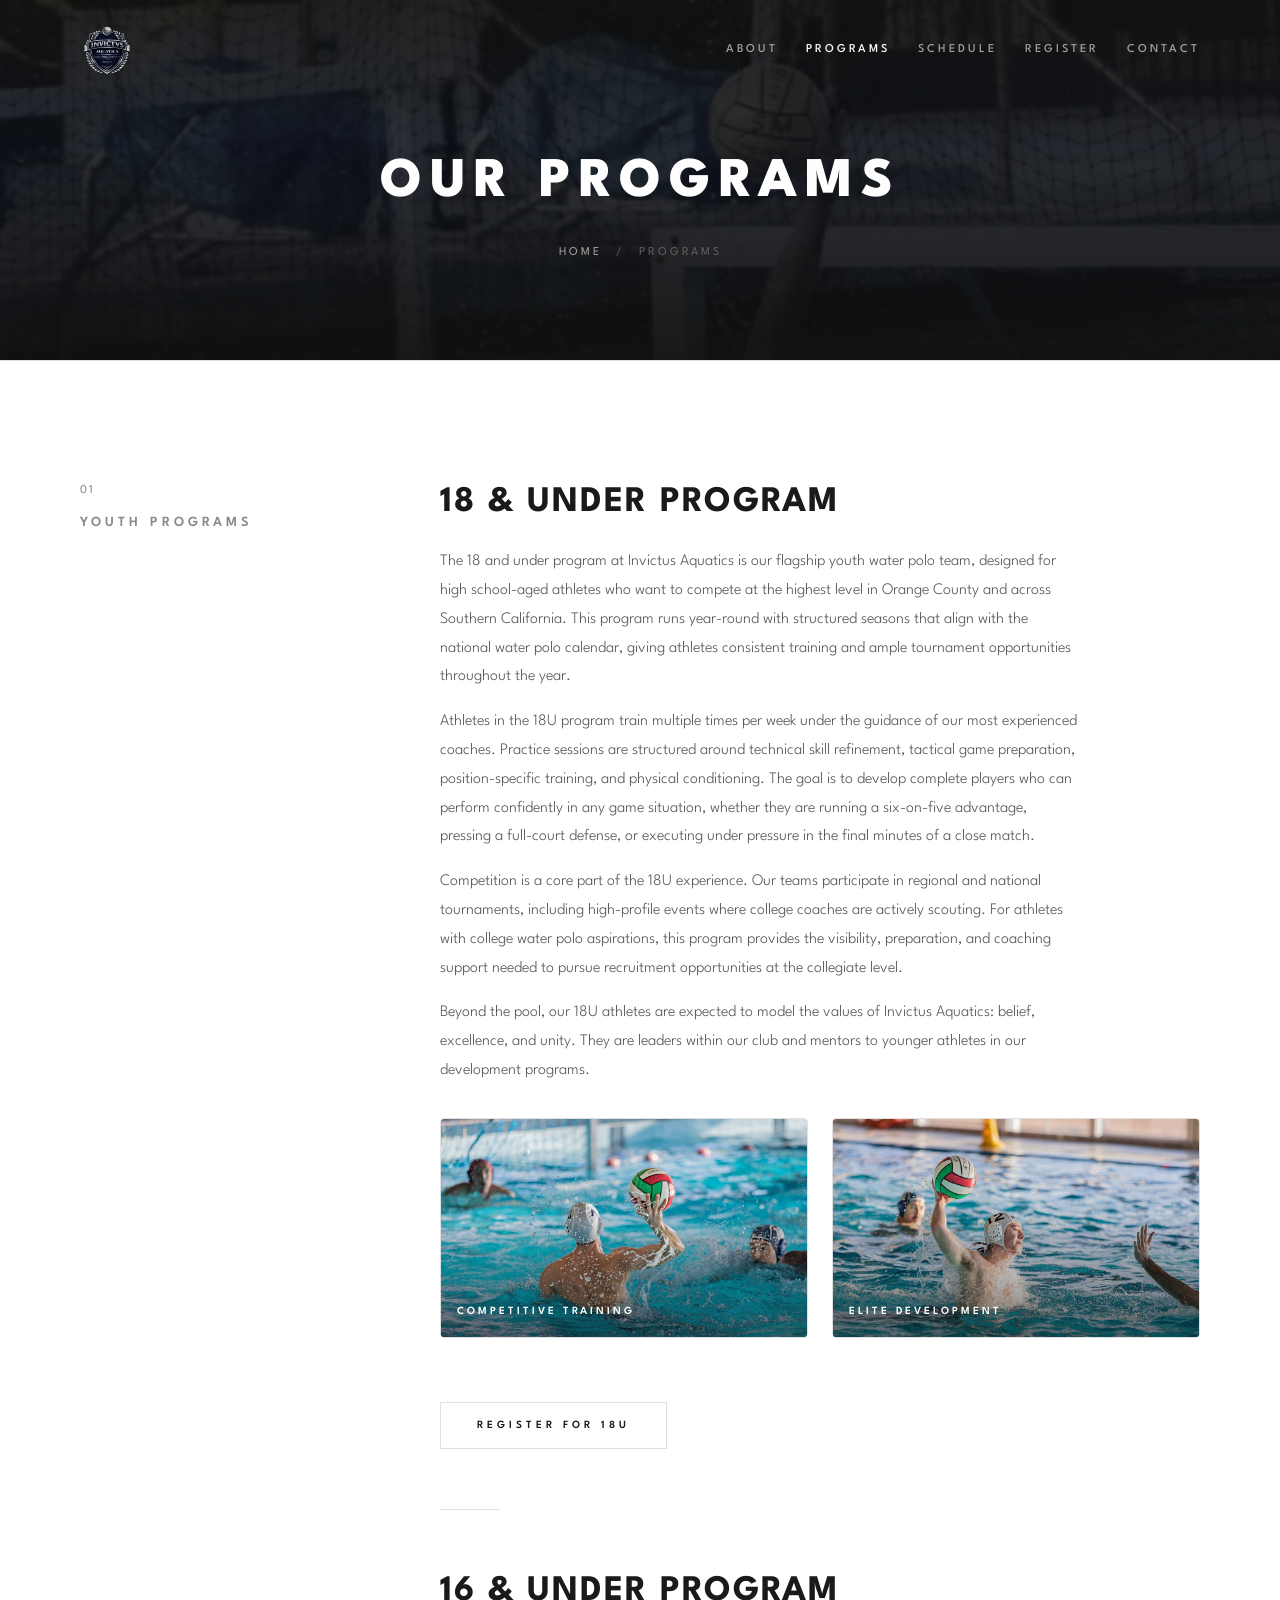
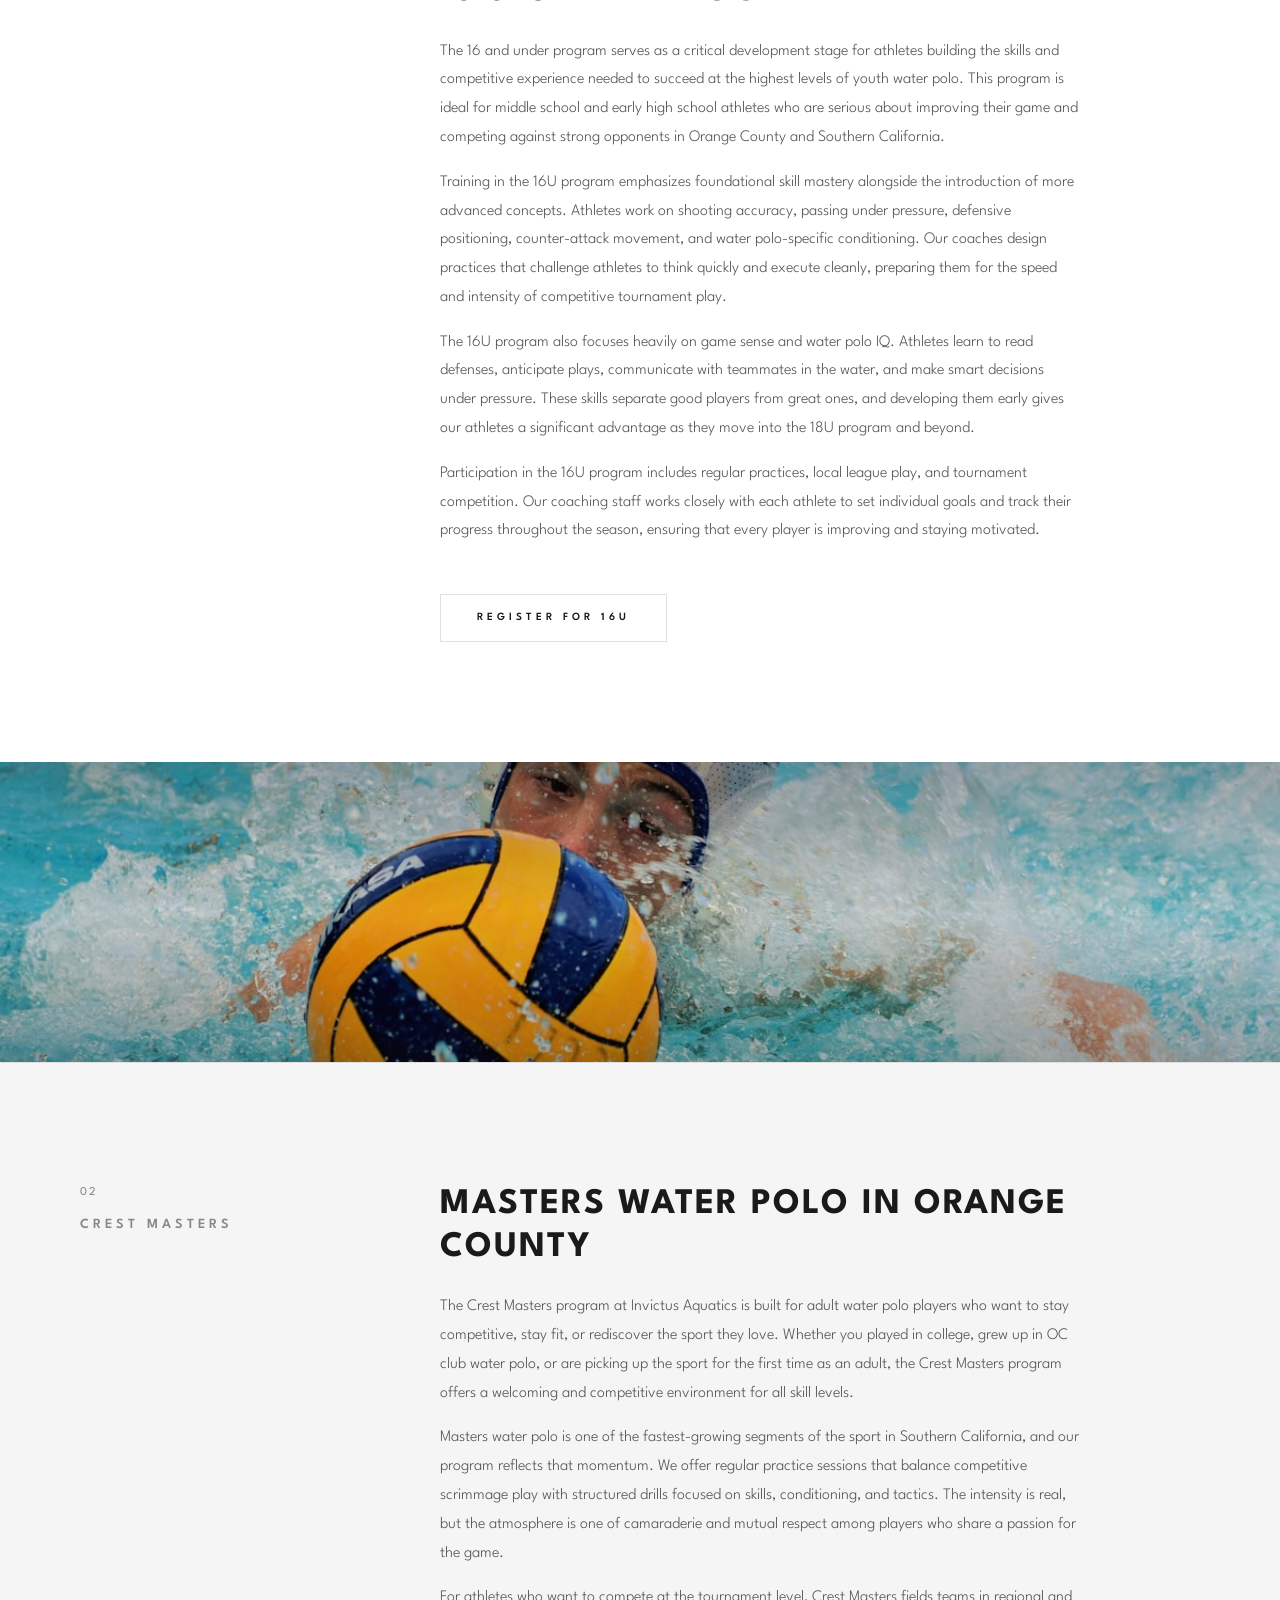
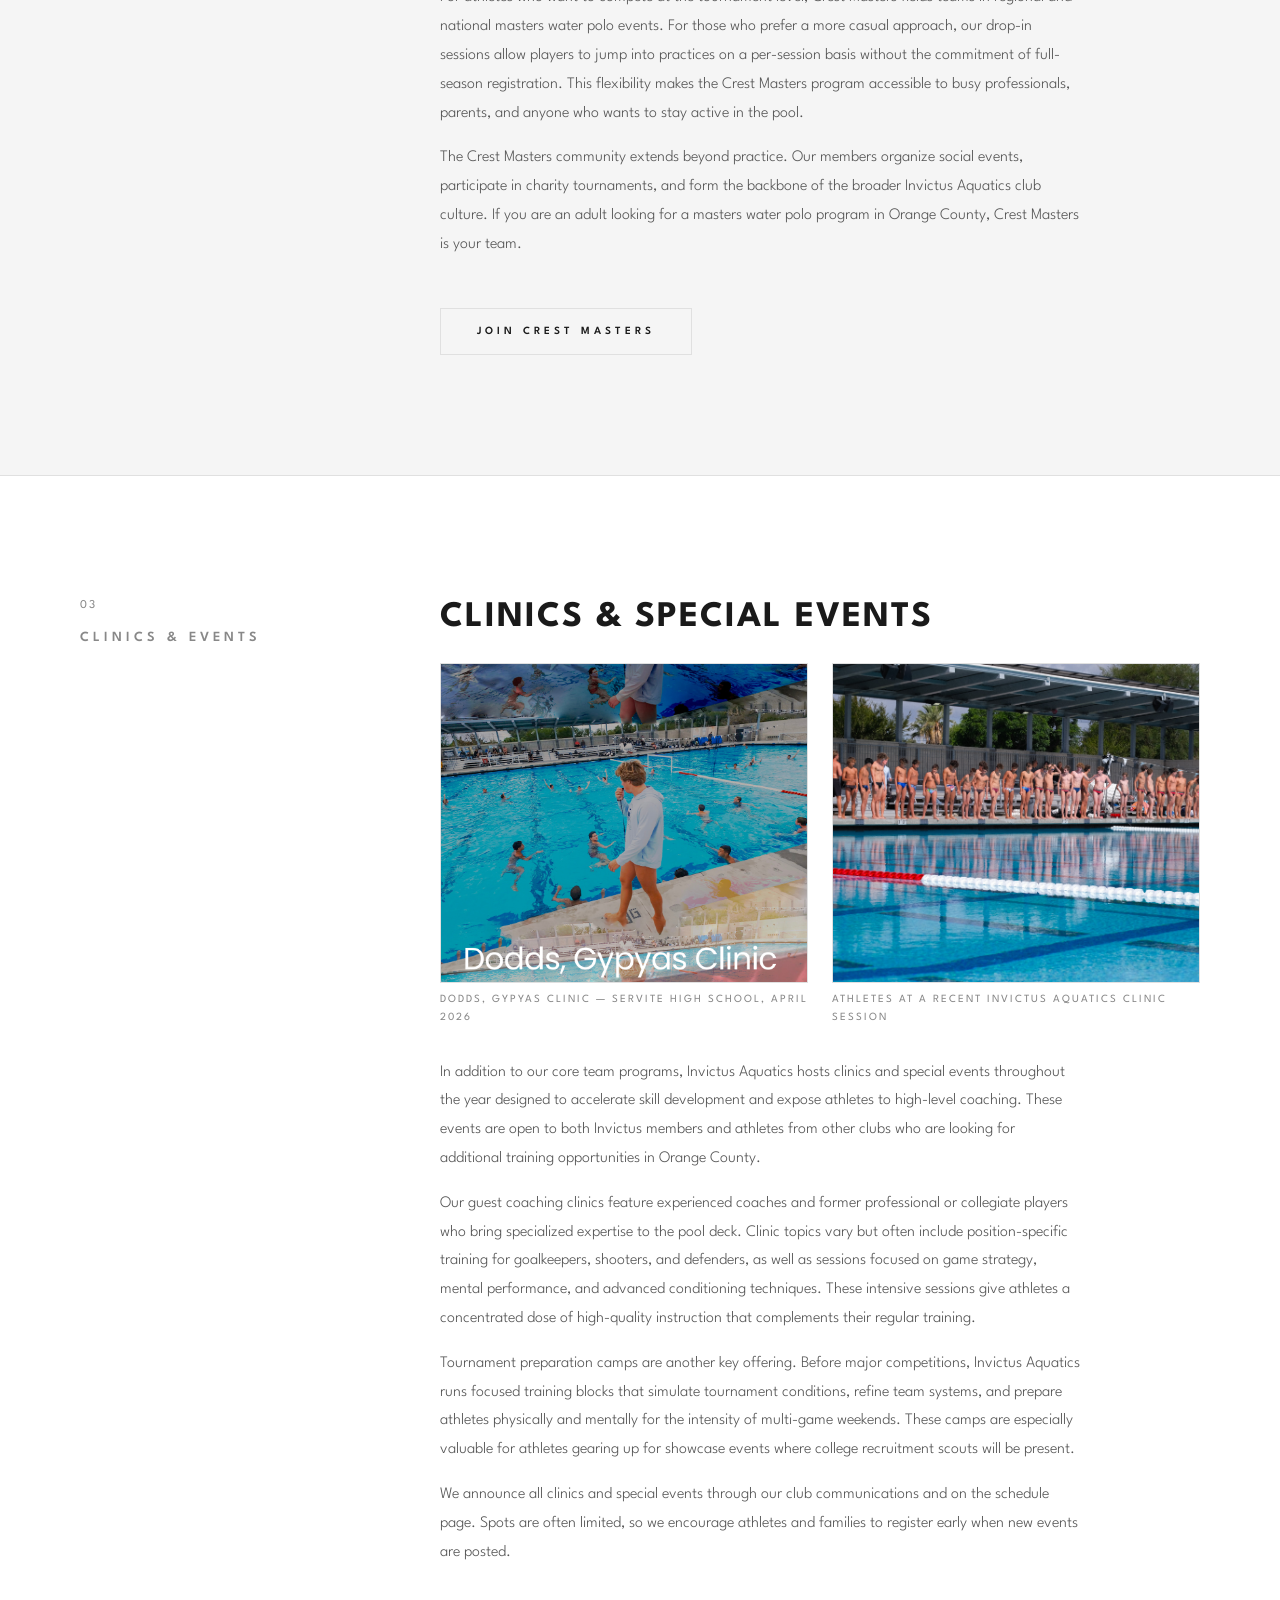
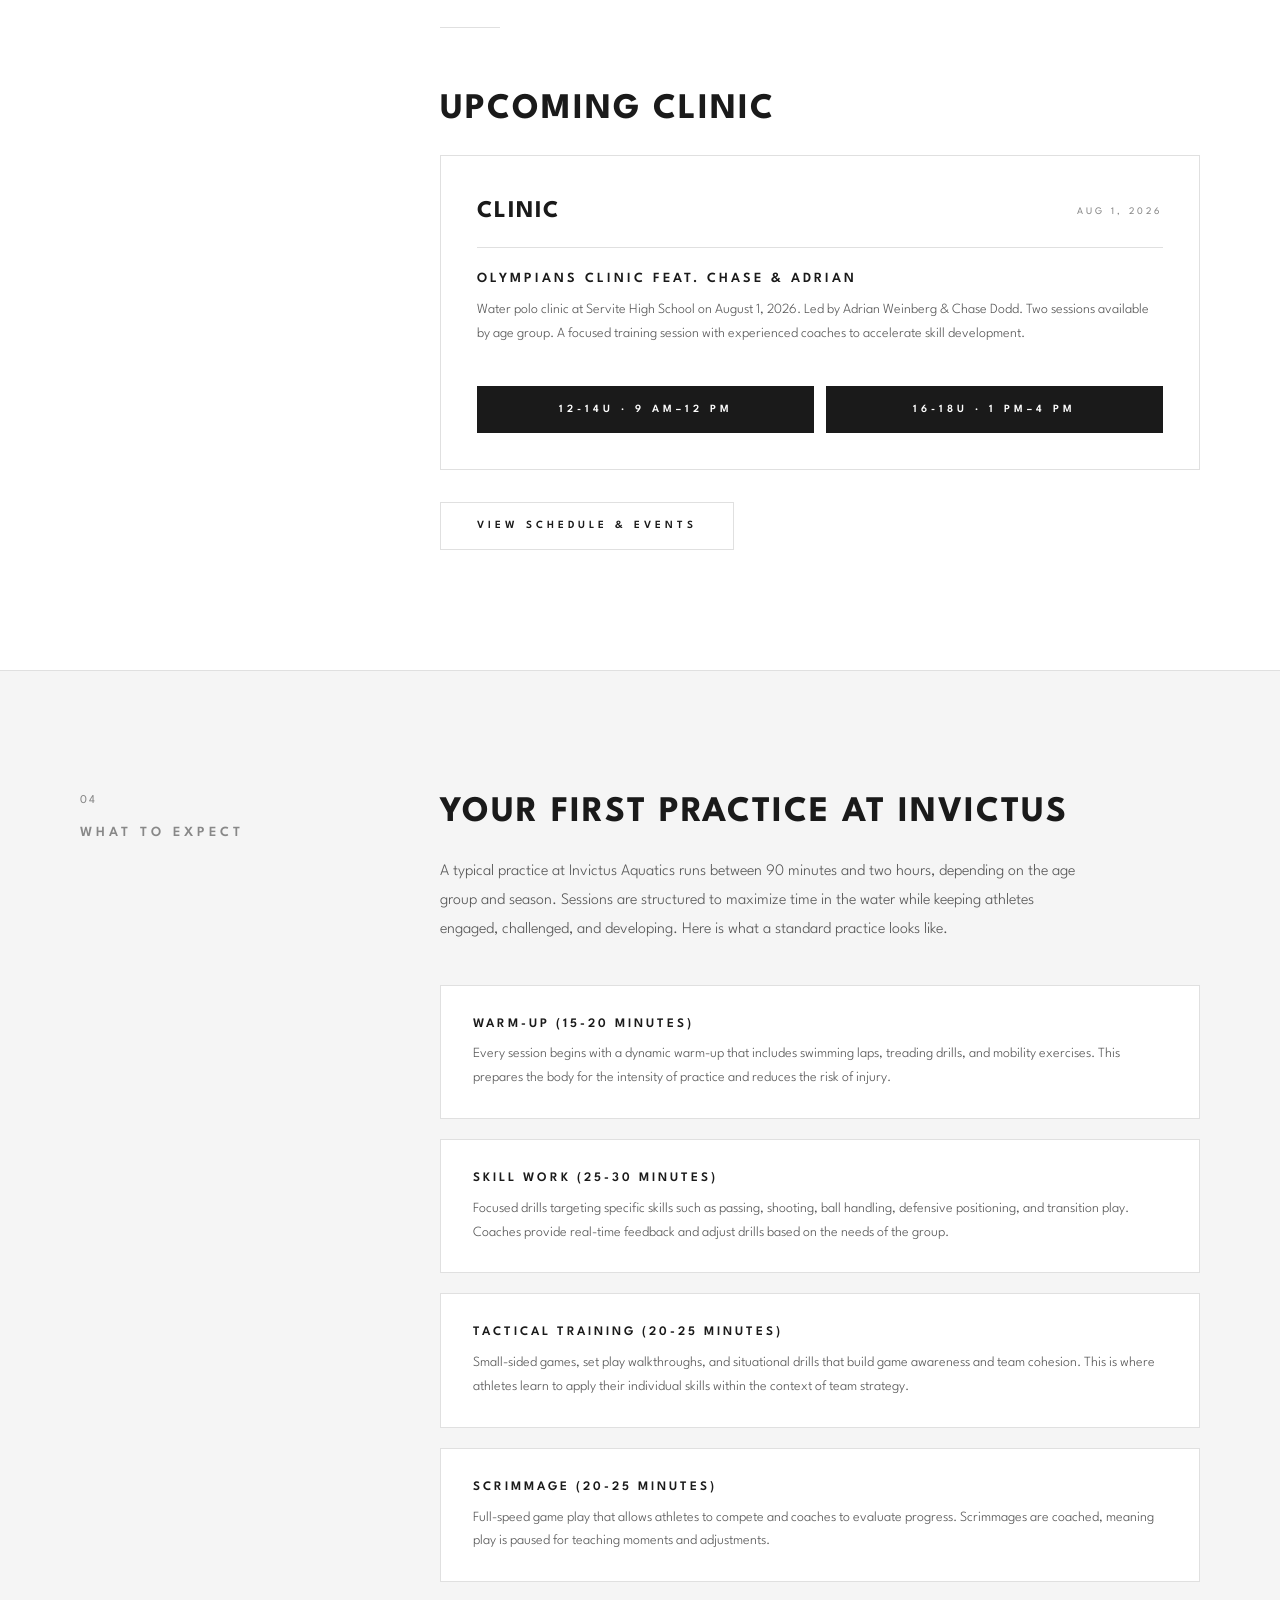
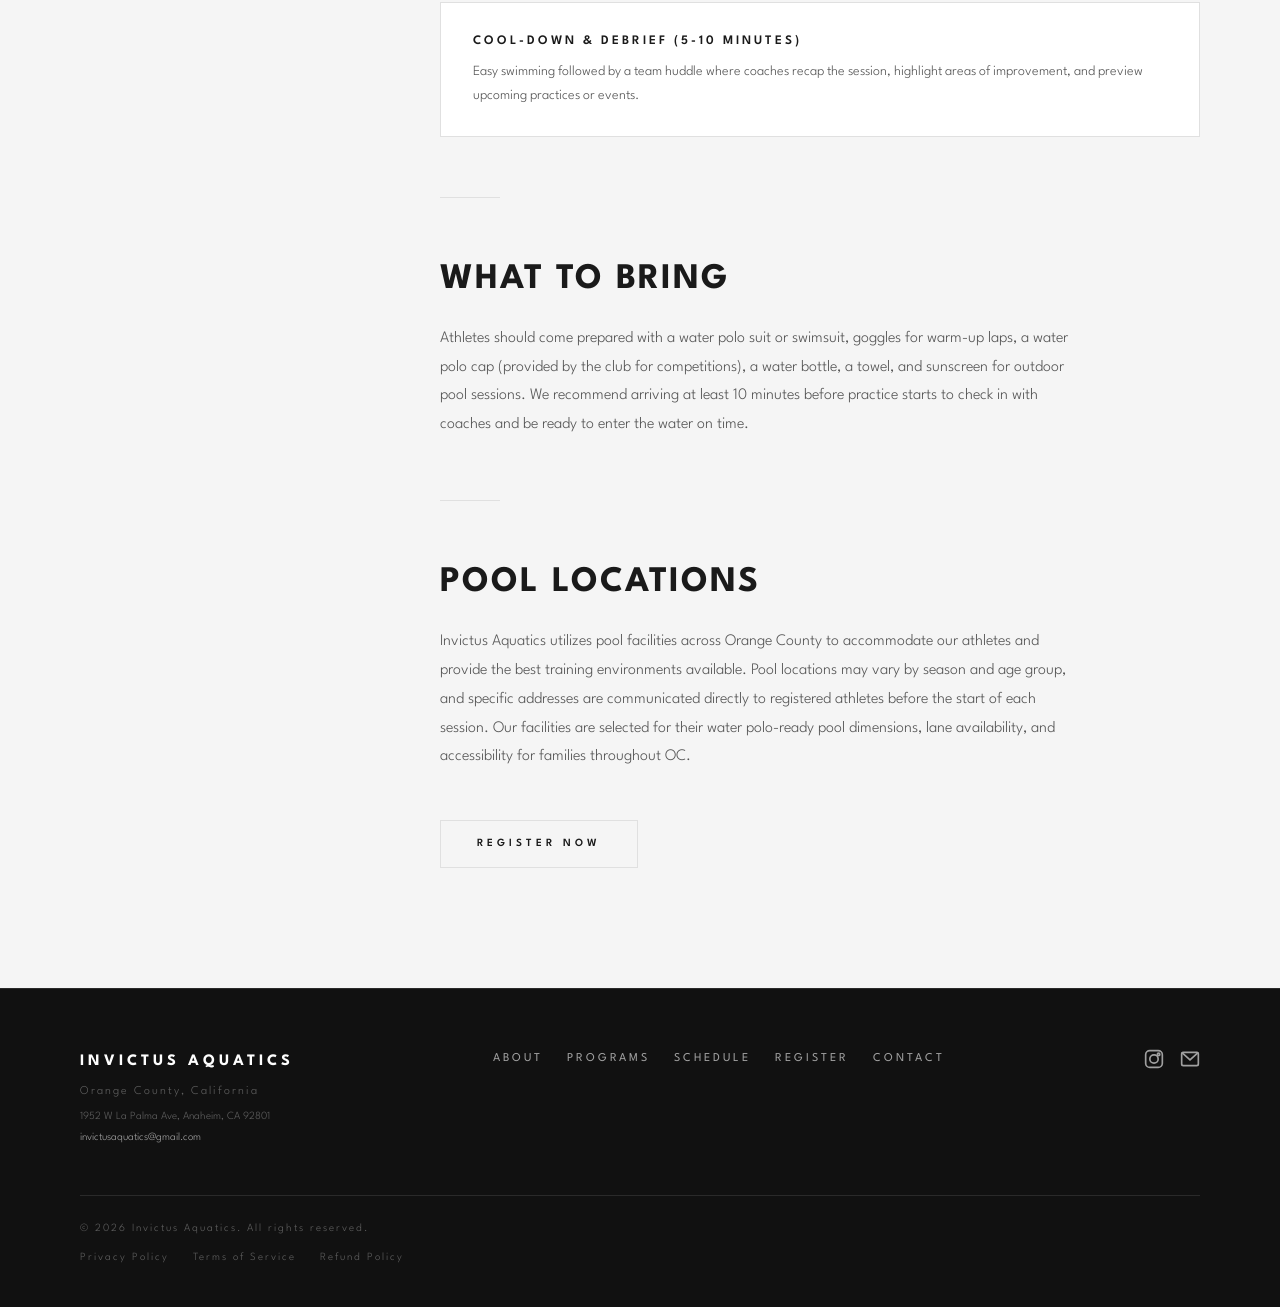
<file: programs.html>
<!DOCTYPE html>
<html lang="en">
<head>
  <meta charset="UTF-8">
  <meta name="viewport" content="width=device-width, initial-scale=1.0">
  <title>Water Polo Programs | Youth &amp; Masters | Invictus Aquatics Orange County</title>
  <meta name="description" content="Explore water polo programs at Invictus Aquatics in Orange County. Youth teams for 16U and 18U, Crest Masters for adults, clinics, and special events. Find the right program for your skill level.">
  <meta name="keywords" content="water polo programs, youth water polo Orange County, 18U water polo, 16U water polo, masters water polo, water polo clinics, water polo training Orange County, competitive water polo programs, Invictus Aquatics programs">
  <link rel="canonical" href="https://invictusaquatics.com/programs.html">
  <link rel="icon" type="image/png" href="/images/logo.png">

  <!-- Open Graph -->
  <meta property="og:title" content="Water Polo Programs | Youth & Masters | Invictus Aquatics Orange County">
  <meta property="og:description" content="Explore water polo programs at Invictus Aquatics in Orange County. Youth teams, masters program, clinics, and special events for all skill levels.">
  <meta property="og:type" content="website">
  <meta property="og:url" content="https://invictusaquatics.com/programs.html">
  <meta property="og:image" content="https://invictusaquatics.com/images/logo.png">

  <!-- Twitter Card -->
  <meta name="twitter:card" content="summary_large_image">
  <meta name="twitter:title" content="Water Polo Programs | Youth & Masters | Invictus Aquatics">
  <meta name="twitter:description" content="Youth teams, masters program, clinics, and special events for all skill levels at Invictus Aquatics in Orange County.">
  <meta name="twitter:image" content="https://invictusaquatics.com/images/logo.png">

  <!-- Breadcrumb Schema -->
  <script type="application/ld+json">
  {
    "@context": "https://schema.org",
    "@type": "BreadcrumbList",
    "itemListElement": [
      {
        "@type": "ListItem",
        "position": 1,
        "name": "Home",
        "item": "https://invictusaquatics.com/"
      },
      {
        "@type": "ListItem",
        "position": 2,
        "name": "Programs",
        "item": "https://invictusaquatics.com/programs.html"
      }
    ]
  }
  </script>

  <link rel="preconnect" href="https://fonts.googleapis.com">
  <link rel="preconnect" href="https://fonts.gstatic.com" crossorigin>
  <link href="https://fonts.googleapis.com/css2?family=League+Spartan:wght@300;400;500;600;700;800&display=swap" rel="stylesheet">
  <link rel="stylesheet" href="styles.css">
</head>
<body>
  <!-- Navigation -->
  <nav class="navbar">
    <div class="nav-container">
      <a href="/" class="logo">
        <img src="/images/logo.png" alt="Invictus Aquatics" class="logo-img">
      </a>
      <button class="hamburger" aria-label="Toggle navigation menu" aria-expanded="false">
        <span class="hamburger-line"></span>
        <span class="hamburger-line"></span>
        <span class="hamburger-line"></span>
      </button>
      <div class="nav-links">
        <a href="/about.html">About</a>
        <a href="/programs.html" class="active">Programs</a>
        <a href="/schedule.html">Schedule</a>
        <a href="/register.html">Register</a>
        <a href="/contact.html">Contact</a>
      </div>
    </div>
  </nav>

  <main>
    <!-- Page Hero -->
    <section class="page-hero">
      <div class="page-hero-bg">
        <img src="/images/action.jpg" alt="Invictus Aquatics water polo training session" class="hero-bg-img">
      </div>
      <div class="hero-overlay"></div>
      <div class="page-hero-content">
        <h1 class="page-hero-title">OUR PROGRAMS</h1>
        <nav class="breadcrumb" aria-label="Breadcrumb">
          <a href="/">Home</a> <span class="breadcrumb-sep">/</span> <span>Programs</span>
        </nav>
      </div>
    </section>

    <!-- Youth Programs -->
    <section class="section">
      <div class="container">
        <div class="section-grid">
          <div class="section-label">
            <span class="label-tag">01</span>
            <h2>YOUTH PROGRAMS</h2>
          </div>
          <div class="section-content">
            <h3 class="content-heading">18 &amp; UNDER PROGRAM</h3>
            <p class="content-text">
              The 18 and under program at Invictus Aquatics is our flagship youth water polo team, designed for high school-aged athletes who want to compete at the highest level in Orange County and across Southern California. This program runs year-round with structured seasons that align with the national water polo calendar, giving athletes consistent training and ample tournament opportunities throughout the year.
            </p>
            <p class="content-text">
              Athletes in the 18U program train multiple times per week under the guidance of our most experienced coaches. Practice sessions are structured around technical skill refinement, tactical game preparation, position-specific training, and physical conditioning. The goal is to develop complete players who can perform confidently in any game situation, whether they are running a six-on-five advantage, pressing a full-court defense, or executing under pressure in the final minutes of a close match.
            </p>
            <p class="content-text">
              Competition is a core part of the 18U experience. Our teams participate in regional and national tournaments, including high-profile events where college coaches are actively scouting. For athletes with college water polo aspirations, this program provides the visibility, preparation, and coaching support needed to pursue recruitment opportunities at the collegiate level.
            </p>
            <p class="content-text">
              Beyond the pool, our 18U athletes are expected to model the values of Invictus Aquatics: belief, excellence, and unity. They are leaders within our club and mentors to younger athletes in our development programs.
            </p>
            <div class="program-image-row">
              <div class="program-image-card">
                <img src="/images/banner-1.jpg" alt="Water polo match action in the pool" loading="lazy">
                <div class="program-image-card-overlay"></div>
                <span class="program-image-card-label">COMPETITIVE TRAINING</span>
              </div>
              <div class="program-image-card">
                <img src="/images/banner-3.jpg" alt="Water polo team scrimmage in the pool" loading="lazy">
                <div class="program-image-card-overlay"></div>
                <span class="program-image-card-label">ELITE DEVELOPMENT</span>
              </div>
            </div>
            <a href="/register.html" class="btn-section-link">REGISTER FOR 18U</a>

            <div class="content-divider"></div>

            <h3 class="content-heading">16 &amp; UNDER PROGRAM</h3>
            <p class="content-text">
              The 16 and under program serves as a critical development stage for athletes building the skills and competitive experience needed to succeed at the highest levels of youth water polo. This program is ideal for middle school and early high school athletes who are serious about improving their game and competing against strong opponents in Orange County and Southern California.
            </p>
            <p class="content-text">
              Training in the 16U program emphasizes foundational skill mastery alongside the introduction of more advanced concepts. Athletes work on shooting accuracy, passing under pressure, defensive positioning, counter-attack movement, and water polo-specific conditioning. Our coaches design practices that challenge athletes to think quickly and execute cleanly, preparing them for the speed and intensity of competitive tournament play.
            </p>
            <p class="content-text">
              The 16U program also focuses heavily on game sense and water polo IQ. Athletes learn to read defenses, anticipate plays, communicate with teammates in the water, and make smart decisions under pressure. These skills separate good players from great ones, and developing them early gives our athletes a significant advantage as they move into the 18U program and beyond.
            </p>
            <p class="content-text">
              Participation in the 16U program includes regular practices, local league play, and tournament competition. Our coaching staff works closely with each athlete to set individual goals and track their progress throughout the season, ensuring that every player is improving and staying motivated.
            </p>
            <a href="/register.html" class="btn-section-link">REGISTER FOR 16U</a>
          </div>
        </div>
      </div>
    </section>

    <!-- Banner Image -->
    <div class="section-banner">
      <img src="/images/banner-5.jpg" alt="Water polo player swimming toward goal with ball" loading="lazy">
      <div class="section-banner-overlay"></div>
    </div>

    <!-- Crest Masters -->
    <section class="section section-light-alt">
      <div class="container">
        <div class="section-grid">
          <div class="section-label">
            <span class="label-tag">02</span>
            <h2>CREST MASTERS</h2>
          </div>
          <div class="section-content">
            <h3 class="content-heading">MASTERS WATER POLO IN ORANGE COUNTY</h3>
            <p class="content-text">
              The Crest Masters program at Invictus Aquatics is built for adult water polo players who want to stay competitive, stay fit, or rediscover the sport they love. Whether you played in college, grew up in OC club water polo, or are picking up the sport for the first time as an adult, the Crest Masters program offers a welcoming and competitive environment for all skill levels.
            </p>
            <p class="content-text">
              Masters water polo is one of the fastest-growing segments of the sport in Southern California, and our program reflects that momentum. We offer regular practice sessions that balance competitive scrimmage play with structured drills focused on skills, conditioning, and tactics. The intensity is real, but the atmosphere is one of camaraderie and mutual respect among players who share a passion for the game.
            </p>
            <p class="content-text">
              For athletes who want to compete at the tournament level, Crest Masters fields teams in regional and national masters water polo events. For those who prefer a more casual approach, our drop-in sessions allow players to jump into practices on a per-session basis without the commitment of full-season registration. This flexibility makes the Crest Masters program accessible to busy professionals, parents, and anyone who wants to stay active in the pool.
            </p>
            <p class="content-text">
              The Crest Masters community extends beyond practice. Our members organize social events, participate in charity tournaments, and form the backbone of the broader Invictus Aquatics club culture. If you are an adult looking for a masters water polo program in Orange County, Crest Masters is your team.
            </p>
            <a href="/register.html" class="btn-section-link">JOIN CREST MASTERS</a>
          </div>
        </div>
      </div>
    </section>

    <!-- Clinics & Special Events -->
    <section class="section">
      <div class="container">
        <div class="section-grid">
          <div class="section-label">
            <span class="label-tag">03</span>
            <h2>CLINICS &amp; EVENTS</h2>
          </div>
          <div class="section-content">
            <h3 class="content-heading">CLINICS &amp; SPECIAL EVENTS</h3>
            <div class="photo-row">
              <figure class="photo-figure">
                <img src="/images/clinic-poster.png" alt="Dodds Gypyas water polo clinic at Servite High School April 2026" class="section-photo" loading="lazy">
                <figcaption>Dodds, Gypyas Clinic — Servite High School, April 2026</figcaption>
              </figure>
              <figure class="photo-figure">
                <img src="/images/players-poolside.jpg" alt="Water polo players lined up on the pool deck during Invictus Aquatics clinic" class="section-photo" loading="lazy">
                <figcaption>Athletes at a recent Invictus Aquatics clinic session</figcaption>
              </figure>
            </div>
            <p class="content-text">
              In addition to our core team programs, Invictus Aquatics hosts clinics and special events throughout the year designed to accelerate skill development and expose athletes to high-level coaching. These events are open to both Invictus members and athletes from other clubs who are looking for additional training opportunities in Orange County.
            </p>
            <p class="content-text">
              Our guest coaching clinics feature experienced coaches and former professional or collegiate players who bring specialized expertise to the pool deck. Clinic topics vary but often include position-specific training for goalkeepers, shooters, and defenders, as well as sessions focused on game strategy, mental performance, and advanced conditioning techniques. These intensive sessions give athletes a concentrated dose of high-quality instruction that complements their regular training.
            </p>
            <p class="content-text">
              Tournament preparation camps are another key offering. Before major competitions, Invictus Aquatics runs focused training blocks that simulate tournament conditions, refine team systems, and prepare athletes physically and mentally for the intensity of multi-game weekends. These camps are especially valuable for athletes gearing up for showcase events where college recruitment scouts will be present.
            </p>
            <p class="content-text">
              We announce all clinics and special events through our club communications and on the schedule page. Spots are often limited, so we encourage athletes and families to register early when new events are posted.
            </p>

            <div class="content-divider"></div>

            <h3 class="content-heading">UPCOMING CLINIC</h3>
            <div class="reg-card reg-card-clinic">
              <div class="reg-card-header">
                <span class="reg-age">CLINIC</span>
                <span class="reg-season">AUG 1, 2026</span>
              </div>
              <h4 class="reg-title">Olympians Clinic feat. Chase &amp; Adrian</h4>
              <p class="reg-desc">Water polo clinic at Servite High School on August 1, 2026. Led by Adrian Weinberg &amp; Chase Dodd. Two sessions available by age group. A focused training session with experienced coaches to accelerate skill development.</p>
              <div class="reg-btn-group">
                <a href="https://buy.stripe.com/7sY9AS7hXddh0kF4AedAk0b" target="_blank" rel="noopener" class="btn-register">12-14U &middot; 9 AM&ndash;12 PM</a>
                <a href="https://buy.stripe.com/cNi6oG45L1uz8RbgiWdAk0c" target="_blank" rel="noopener" class="btn-register">16-18U &middot; 1 PM&ndash;4 PM</a>
              </div>
            </div>

            <a href="/schedule.html" class="btn-section-link">VIEW SCHEDULE &amp; EVENTS</a>
          </div>
        </div>
      </div>
    </section>

    <!-- What to Expect -->
    <section class="section section-light-alt">
      <div class="container">
        <div class="section-grid">
          <div class="section-label">
            <span class="label-tag">04</span>
            <h2>WHAT TO EXPECT</h2>
          </div>
          <div class="section-content">
            <h3 class="content-heading">YOUR FIRST PRACTICE AT INVICTUS</h3>
            <p class="content-text">
              A typical practice at Invictus Aquatics runs between 90 minutes and two hours, depending on the age group and season. Sessions are structured to maximize time in the water while keeping athletes engaged, challenged, and developing. Here is what a standard practice looks like.
            </p>

            <div class="expect-list">
              <article class="expect-item">
                <h4>WARM-UP (15-20 MINUTES)</h4>
                <p>Every session begins with a dynamic warm-up that includes swimming laps, treading drills, and mobility exercises. This prepares the body for the intensity of practice and reduces the risk of injury.</p>
              </article>
              <article class="expect-item">
                <h4>SKILL WORK (25-30 MINUTES)</h4>
                <p>Focused drills targeting specific skills such as passing, shooting, ball handling, defensive positioning, and transition play. Coaches provide real-time feedback and adjust drills based on the needs of the group.</p>
              </article>
              <article class="expect-item">
                <h4>TACTICAL TRAINING (20-25 MINUTES)</h4>
                <p>Small-sided games, set play walkthroughs, and situational drills that build game awareness and team cohesion. This is where athletes learn to apply their individual skills within the context of team strategy.</p>
              </article>
              <article class="expect-item">
                <h4>SCRIMMAGE (20-25 MINUTES)</h4>
                <p>Full-speed game play that allows athletes to compete and coaches to evaluate progress. Scrimmages are coached, meaning play is paused for teaching moments and adjustments.</p>
              </article>
              <article class="expect-item">
                <h4>COOL-DOWN &amp; DEBRIEF (5-10 MINUTES)</h4>
                <p>Easy swimming followed by a team huddle where coaches recap the session, highlight areas of improvement, and preview upcoming practices or events.</p>
              </article>
            </div>

            <div class="content-divider"></div>

            <h3 class="content-heading">WHAT TO BRING</h3>
            <p class="content-text">
              Athletes should come prepared with a water polo suit or swimsuit, goggles for warm-up laps, a water polo cap (provided by the club for competitions), a water bottle, a towel, and sunscreen for outdoor pool sessions. We recommend arriving at least 10 minutes before practice starts to check in with coaches and be ready to enter the water on time.
            </p>

            <div class="content-divider"></div>

            <h3 class="content-heading">POOL LOCATIONS</h3>
            <p class="content-text">
              Invictus Aquatics utilizes pool facilities across Orange County to accommodate our athletes and provide the best training environments available. Pool locations may vary by season and age group, and specific addresses are communicated directly to registered athletes before the start of each session. Our facilities are selected for their water polo-ready pool dimensions, lane availability, and accessibility for families throughout OC.
            </p>
            <a href="/register.html" class="btn-section-link">REGISTER NOW</a>
          </div>
        </div>
      </div>
    </section>
  </main>

  <!-- Footer -->
  <footer class="footer">
    <div class="container">
      <div class="footer-grid">
        <div class="footer-brand">
          <span class="footer-logo">INVICTUS AQUATICS</span>
          <p class="footer-location">Orange County, California</p>
          <p class="footer-address">1952 W La Palma Ave, Anaheim, CA 92801</p>
          <p class="footer-phone"><a href="mailto:invictusaquatics@gmail.com">invictusaquatics@gmail.com</a></p>
        </div>
        <div class="footer-links">
          <a href="/about.html">About</a>
          <a href="/programs.html">Programs</a>
          <a href="/schedule.html">Schedule</a>
          <a href="/register.html">Register</a>
          <a href="/contact.html">Contact</a>
        </div>
        <div class="footer-social">
          <a href="https://www.instagram.com/invictusaquatics/" target="_blank" rel="noopener" aria-label="Instagram" class="social-link">
            <svg width="20" height="20" viewBox="0 0 24 24" fill="none" stroke="currentColor" stroke-width="2">
              <rect x="2" y="2" width="20" height="20" rx="5"/>
              <circle cx="12" cy="12" r="5"/>
              <circle cx="17.5" cy="6.5" r="1.5"/>
            </svg>
          </a>
          <a href="mailto:invictusaquatics@gmail.com" aria-label="Email" class="social-link">
            <svg width="20" height="20" viewBox="0 0 24 24" fill="none" stroke="currentColor" stroke-width="2">
              <rect x="2" y="4" width="20" height="16" rx="2"/>
              <path d="M22 4L12 13L2 4"/>
            </svg>
          </a>
        </div>
      </div>
      <div class="footer-bottom">
        <p>&copy; 2026 Invictus Aquatics. All rights reserved.</p>
        <div class="footer-legal">
          <a href="/privacy.html">Privacy Policy</a>
          <a href="/terms.html">Terms of Service</a>
          <a href="/refund.html">Refund Policy</a>
        </div>
      </div>
    </div>
  </footer>

  <script src="script.js"></script>
</body>
</html>
</file>
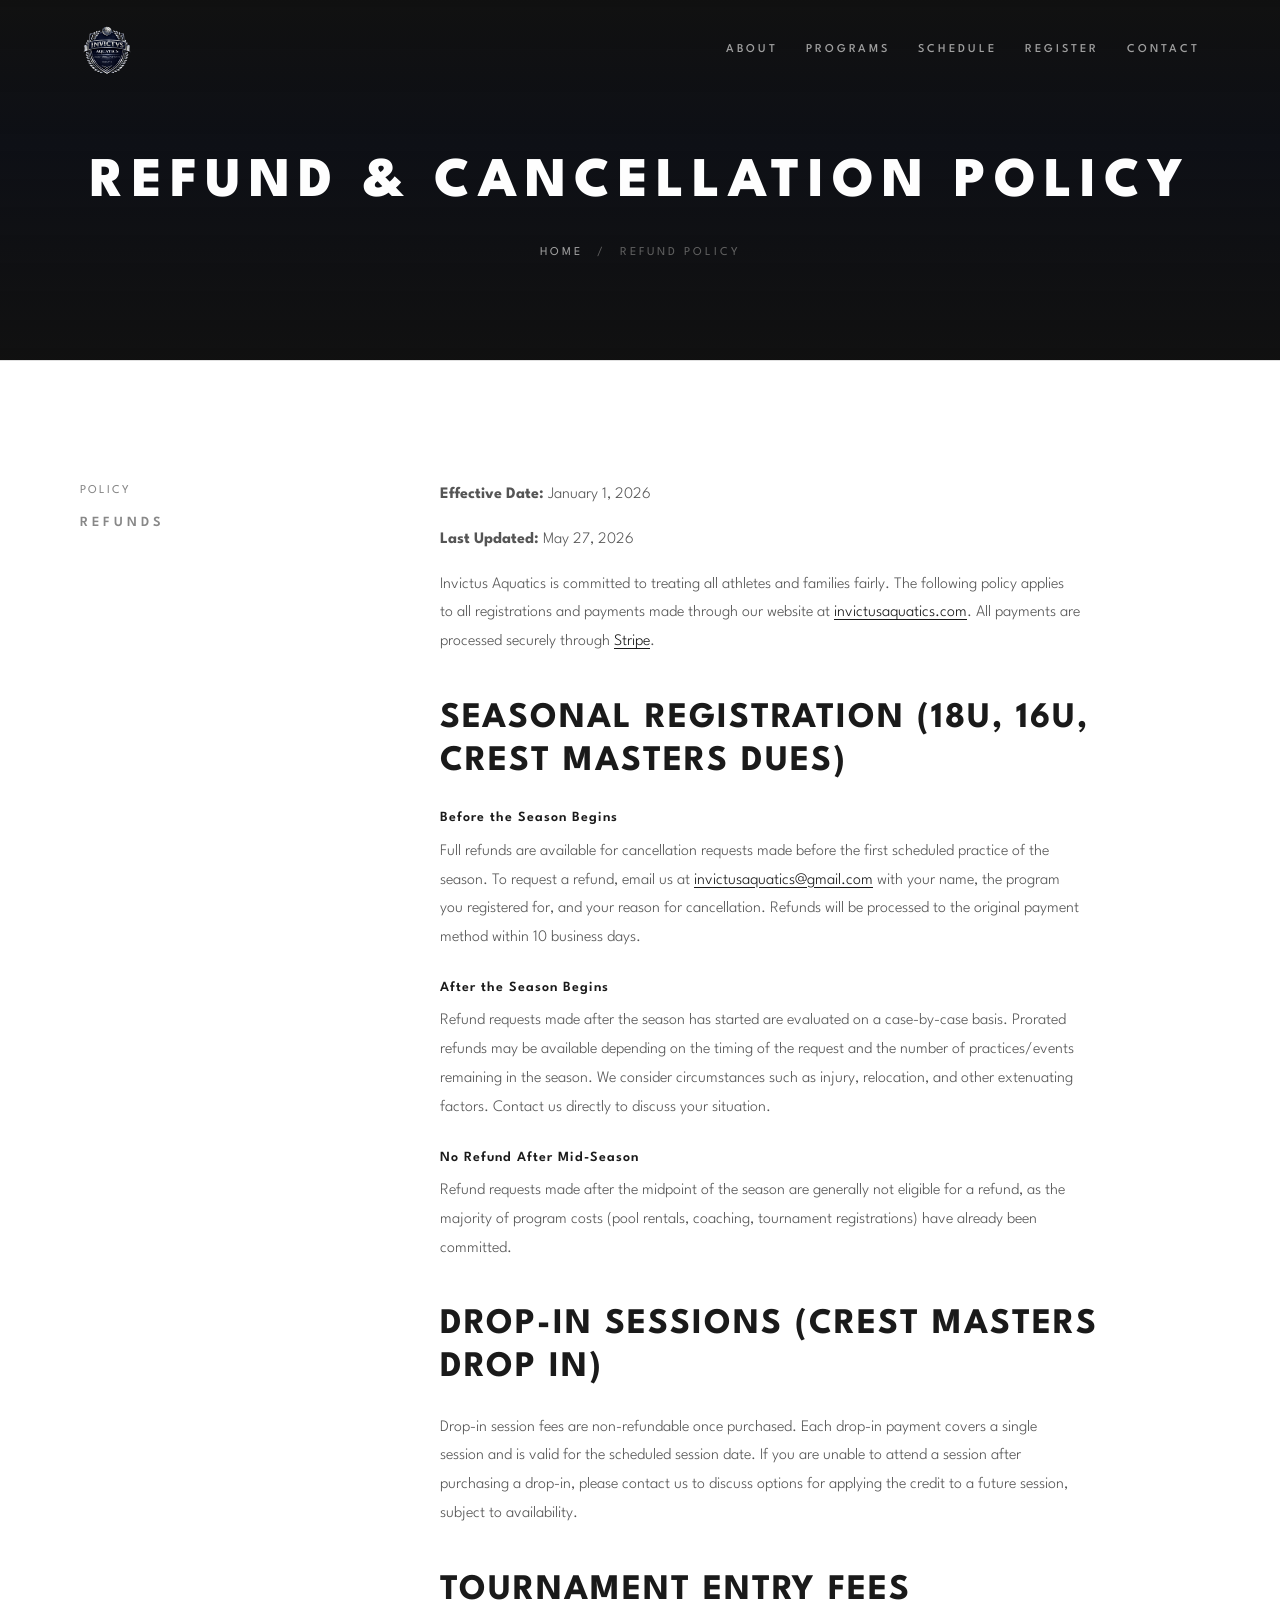
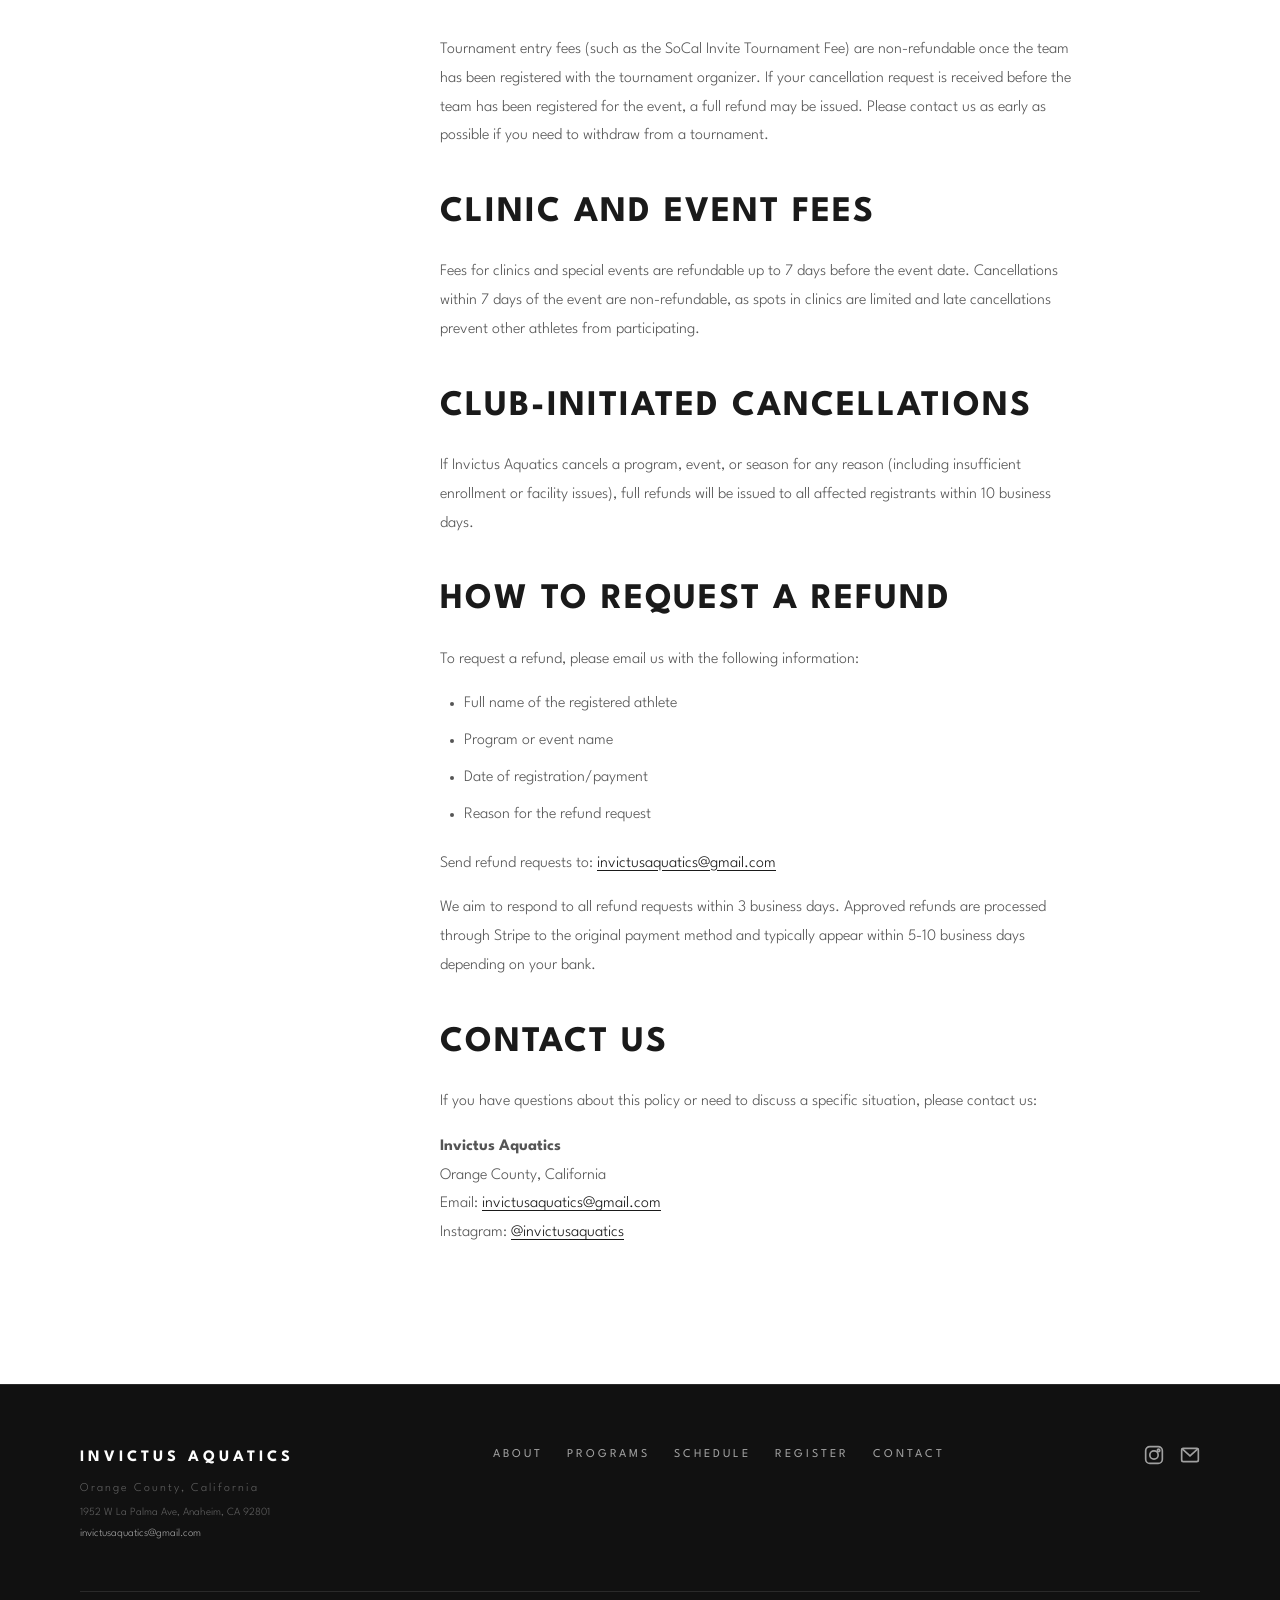
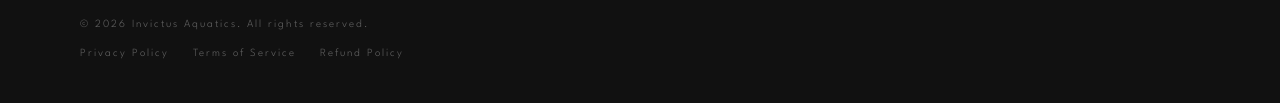
<file: refund.html>
<!DOCTYPE html>
<html lang="en">
<head>
  <meta charset="UTF-8">
  <meta name="viewport" content="width=device-width, initial-scale=1.0">
  <title>Refund &amp; Cancellation Policy | Invictus Aquatics Water Polo | Orange County, CA</title>
  <meta name="description" content="Refund and cancellation policy for Invictus Aquatics water polo club in Orange County, California. Learn about our policies for seasonal registration, drop-in sessions, and tournament fees.">
  <link rel="canonical" href="https://invictusaquatics.com/refund.html">
  <link rel="icon" type="image/png" href="/images/logo.png">

  <!-- Open Graph -->
  <meta property="og:title" content="Refund & Cancellation Policy | Invictus Aquatics Water Polo">
  <meta property="og:description" content="Refund and cancellation policy for Invictus Aquatics water polo club. Policies for seasonal registration, drop-in sessions, and tournament fees.">
  <meta property="og:type" content="website">
  <meta property="og:url" content="https://invictusaquatics.com/refund.html">
  <meta property="og:image" content="https://invictusaquatics.com/images/logo.png">

  <!-- Breadcrumb Schema -->
  <script type="application/ld+json">
  {
    "@context": "https://schema.org",
    "@type": "BreadcrumbList",
    "itemListElement": [
      {
        "@type": "ListItem",
        "position": 1,
        "name": "Home",
        "item": "https://invictusaquatics.com/"
      },
      {
        "@type": "ListItem",
        "position": 2,
        "name": "Refund Policy",
        "item": "https://invictusaquatics.com/refund.html"
      }
    ]
  }
  </script>

  <link rel="preconnect" href="https://fonts.googleapis.com">
  <link rel="preconnect" href="https://fonts.gstatic.com" crossorigin>
  <link href="https://fonts.googleapis.com/css2?family=League+Spartan:wght@300;400;500;600;700;800&display=swap" rel="stylesheet">
  <link rel="stylesheet" href="styles.css">
</head>
<body>
  <!-- Navigation -->
  <nav class="navbar">
    <div class="nav-container">
      <a href="/" class="logo">
        <img src="/images/logo.png" alt="Invictus Aquatics" class="logo-img">
      </a>
      <button class="hamburger" aria-label="Toggle navigation menu" aria-expanded="false">
        <span class="hamburger-line"></span>
        <span class="hamburger-line"></span>
        <span class="hamburger-line"></span>
      </button>
      <div class="nav-links">
        <a href="/about.html">About</a>
        <a href="/programs.html">Programs</a>
        <a href="/schedule.html">Schedule</a>
        <a href="/register.html">Register</a>
        <a href="/contact.html">Contact</a>
      </div>
    </div>
  </nav>

  <main>
    <!-- Page Hero -->
    <section class="page-hero page-hero-short">
      <div class="hero-overlay"></div>
      <div class="page-hero-content">
        <h1 class="page-hero-title">REFUND &amp; CANCELLATION POLICY</h1>
        <nav class="breadcrumb" aria-label="Breadcrumb">
          <a href="/">Home</a> <span class="breadcrumb-sep">/</span> <span>Refund Policy</span>
        </nav>
      </div>
    </section>

    <section class="section">
      <div class="container">
        <div class="section-grid">
          <div class="section-label">
            <span class="label-tag">POLICY</span>
            <h2>REFUNDS</h2>
          </div>
          <div class="section-content legal-content">
            <p class="content-text"><strong>Effective Date:</strong> January 1, 2026</p>
            <p class="content-text"><strong>Last Updated:</strong> May 27, 2026</p>

            <p class="content-text">
              Invictus Aquatics is committed to treating all athletes and families fairly. The following policy applies to all registrations and payments made through our website at <a href="https://invictusaquatics.com">invictusaquatics.com</a>. All payments are processed securely through <a href="https://stripe.com" target="_blank" rel="noopener">Stripe</a>.
            </p>

            <h3 class="content-heading">SEASONAL REGISTRATION (18U, 16U, CREST MASTERS DUES)</h3>

            <h4>Before the Season Begins</h4>
            <p class="content-text">
              Full refunds are available for cancellation requests made before the first scheduled practice of the season. To request a refund, email us at <a href="mailto:invictusaquatics@gmail.com">invictusaquatics@gmail.com</a> with your name, the program you registered for, and your reason for cancellation. Refunds will be processed to the original payment method within 10 business days.
            </p>

            <h4>After the Season Begins</h4>
            <p class="content-text">
              Refund requests made after the season has started are evaluated on a case-by-case basis. Prorated refunds may be available depending on the timing of the request and the number of practices/events remaining in the season. We consider circumstances such as injury, relocation, and other extenuating factors. Contact us directly to discuss your situation.
            </p>

            <h4>No Refund After Mid-Season</h4>
            <p class="content-text">
              Refund requests made after the midpoint of the season are generally not eligible for a refund, as the majority of program costs (pool rentals, coaching, tournament registrations) have already been committed.
            </p>

            <h3 class="content-heading">DROP-IN SESSIONS (CREST MASTERS DROP IN)</h3>
            <p class="content-text">
              Drop-in session fees are non-refundable once purchased. Each drop-in payment covers a single session and is valid for the scheduled session date. If you are unable to attend a session after purchasing a drop-in, please contact us to discuss options for applying the credit to a future session, subject to availability.
            </p>

            <h3 class="content-heading">TOURNAMENT ENTRY FEES</h3>
            <p class="content-text">
              Tournament entry fees (such as the SoCal Invite Tournament Fee) are non-refundable once the team has been registered with the tournament organizer. If your cancellation request is received before the team has been registered for the event, a full refund may be issued. Please contact us as early as possible if you need to withdraw from a tournament.
            </p>

            <h3 class="content-heading">CLINIC AND EVENT FEES</h3>
            <p class="content-text">
              Fees for clinics and special events are refundable up to 7 days before the event date. Cancellations within 7 days of the event are non-refundable, as spots in clinics are limited and late cancellations prevent other athletes from participating.
            </p>

            <h3 class="content-heading">CLUB-INITIATED CANCELLATIONS</h3>
            <p class="content-text">
              If Invictus Aquatics cancels a program, event, or season for any reason (including insufficient enrollment or facility issues), full refunds will be issued to all affected registrants within 10 business days.
            </p>

            <h3 class="content-heading">HOW TO REQUEST A REFUND</h3>
            <p class="content-text">To request a refund, please email us with the following information:</p>
            <ul class="content-text legal-list">
              <li>Full name of the registered athlete</li>
              <li>Program or event name</li>
              <li>Date of registration/payment</li>
              <li>Reason for the refund request</li>
            </ul>
            <p class="content-text">
              Send refund requests to: <a href="mailto:invictusaquatics@gmail.com">invictusaquatics@gmail.com</a>
            </p>
            <p class="content-text">
              We aim to respond to all refund requests within 3 business days. Approved refunds are processed through Stripe to the original payment method and typically appear within 5-10 business days depending on your bank.
            </p>

            <h3 class="content-heading">CONTACT US</h3>
            <p class="content-text">
              If you have questions about this policy or need to discuss a specific situation, please contact us:
            </p>
            <p class="content-text">
              <strong>Invictus Aquatics</strong><br>
              Orange County, California<br>
              Email: <a href="mailto:invictusaquatics@gmail.com">invictusaquatics@gmail.com</a><br>
              Instagram: <a href="https://www.instagram.com/invictusaquatics/" target="_blank" rel="noopener">@invictusaquatics</a>
            </p>
          </div>
        </div>
      </div>
    </section>
  </main>

  <!-- Footer -->
  <footer class="footer">
    <div class="container">
      <div class="footer-grid">
        <div class="footer-brand">
          <span class="footer-logo">INVICTUS AQUATICS</span>
          <p class="footer-location">Orange County, California</p>
          <p class="footer-address">1952 W La Palma Ave, Anaheim, CA 92801</p>
          <p class="footer-phone"><a href="mailto:invictusaquatics@gmail.com">invictusaquatics@gmail.com</a></p>
        </div>
        <div class="footer-links">
          <a href="/about.html">About</a>
          <a href="/programs.html">Programs</a>
          <a href="/schedule.html">Schedule</a>
          <a href="/register.html">Register</a>
          <a href="/contact.html">Contact</a>
        </div>
        <div class="footer-social">
          <a href="https://www.instagram.com/invictusaquatics/" target="_blank" rel="noopener" aria-label="Instagram" class="social-link">
            <svg width="20" height="20" viewBox="0 0 24 24" fill="none" stroke="currentColor" stroke-width="2">
              <rect x="2" y="2" width="20" height="20" rx="5"/>
              <circle cx="12" cy="12" r="5"/>
              <circle cx="17.5" cy="6.5" r="1.5"/>
            </svg>
          </a>
          <a href="mailto:invictusaquatics@gmail.com" aria-label="Email" class="social-link">
            <svg width="20" height="20" viewBox="0 0 24 24" fill="none" stroke="currentColor" stroke-width="2">
              <rect x="2" y="4" width="20" height="16" rx="2"/>
              <path d="M22 4L12 13L2 4"/>
            </svg>
          </a>
        </div>
      </div>
      <div class="footer-bottom">
        <p>&copy; 2026 Invictus Aquatics. All rights reserved.</p>
        <div class="footer-legal">
          <a href="/privacy.html">Privacy Policy</a>
          <a href="/terms.html">Terms of Service</a>
          <a href="/refund.html">Refund Policy</a>
        </div>
      </div>
    </div>
  </footer>

  <script src="script.js"></script>
</body>
</html>
</file>
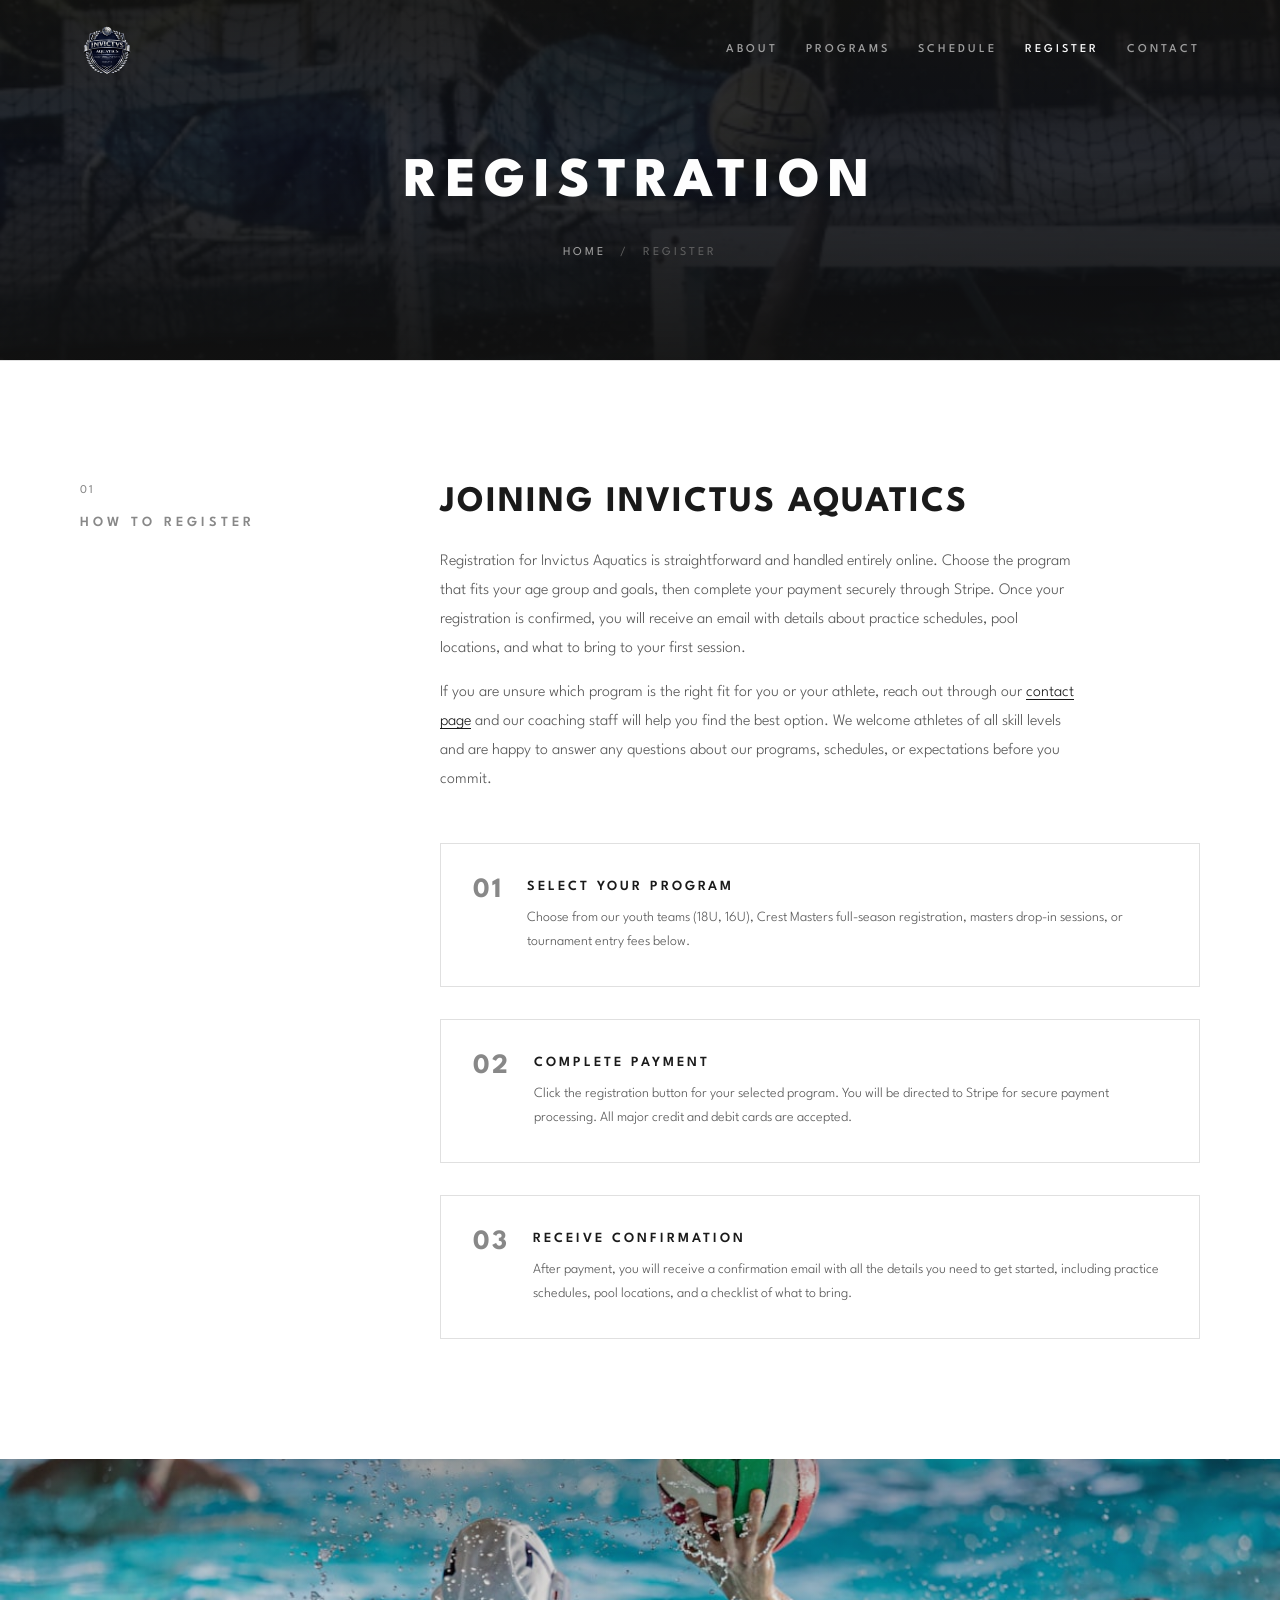
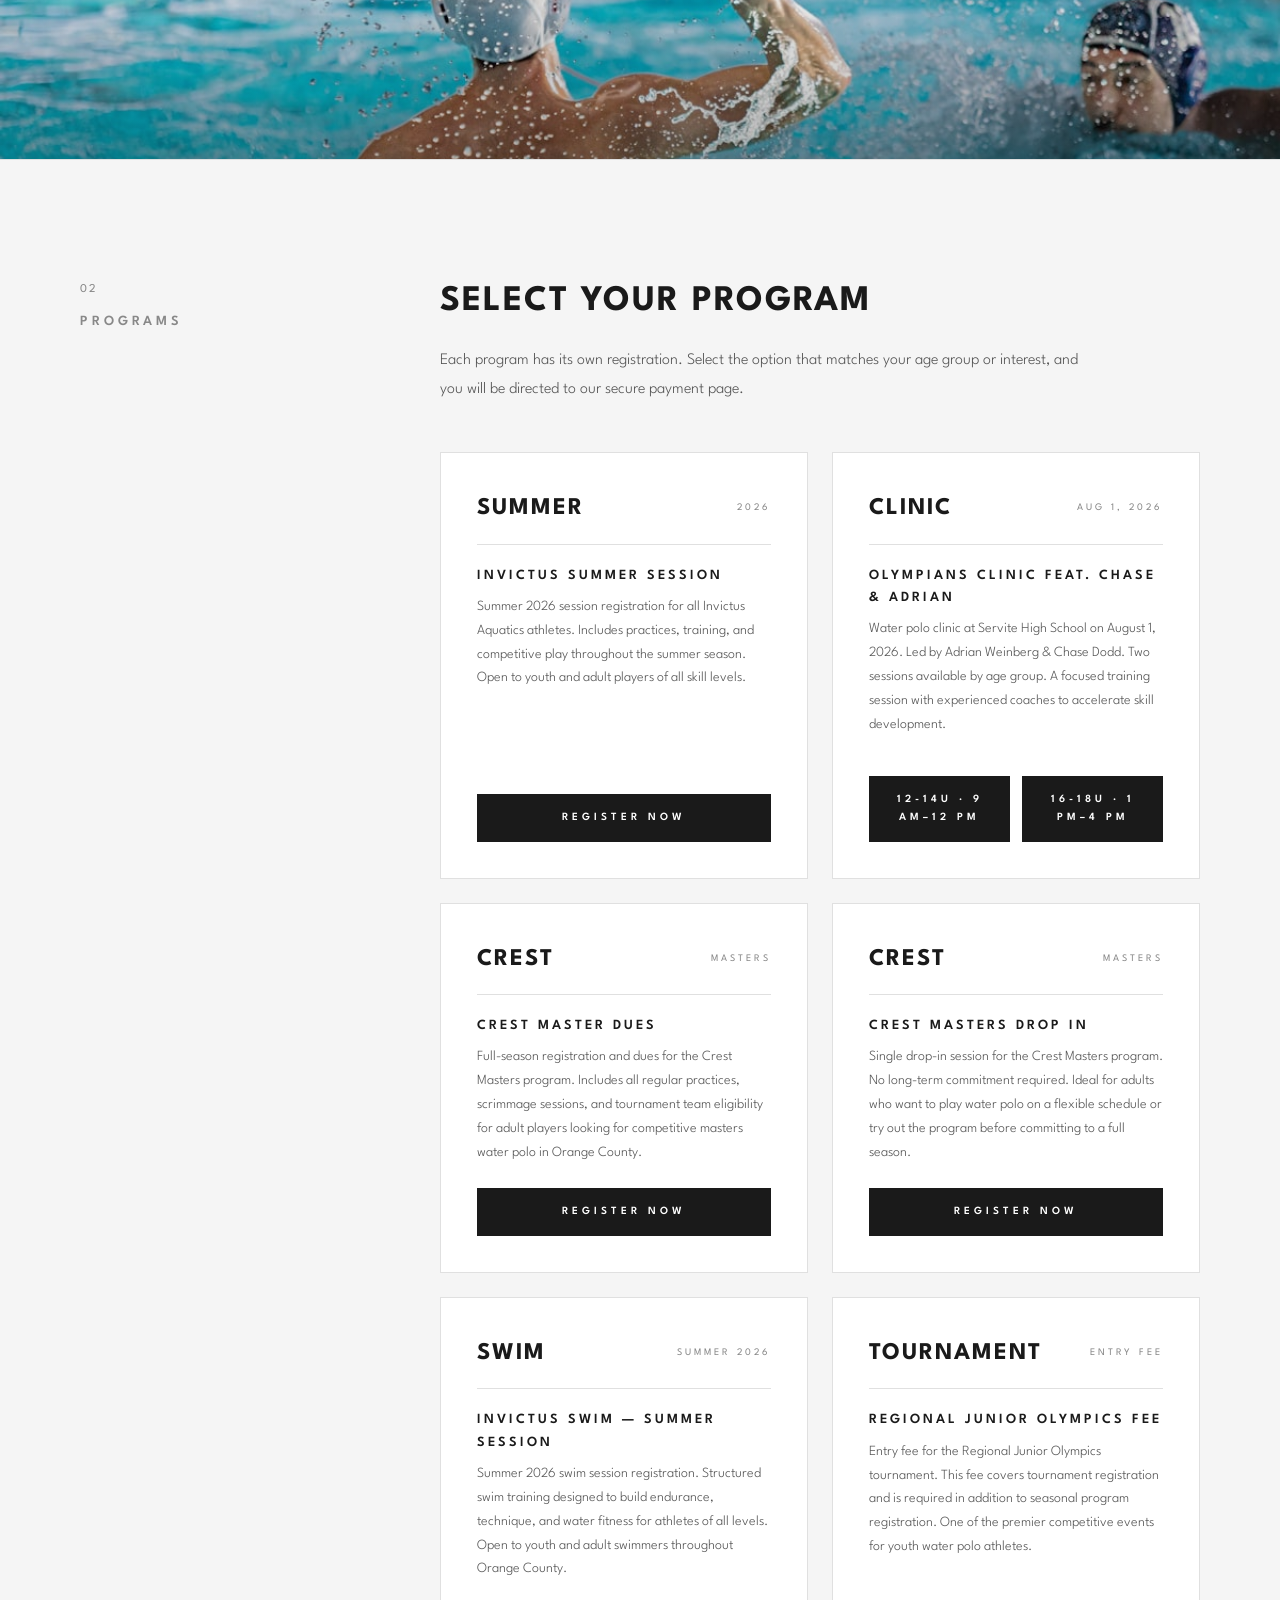
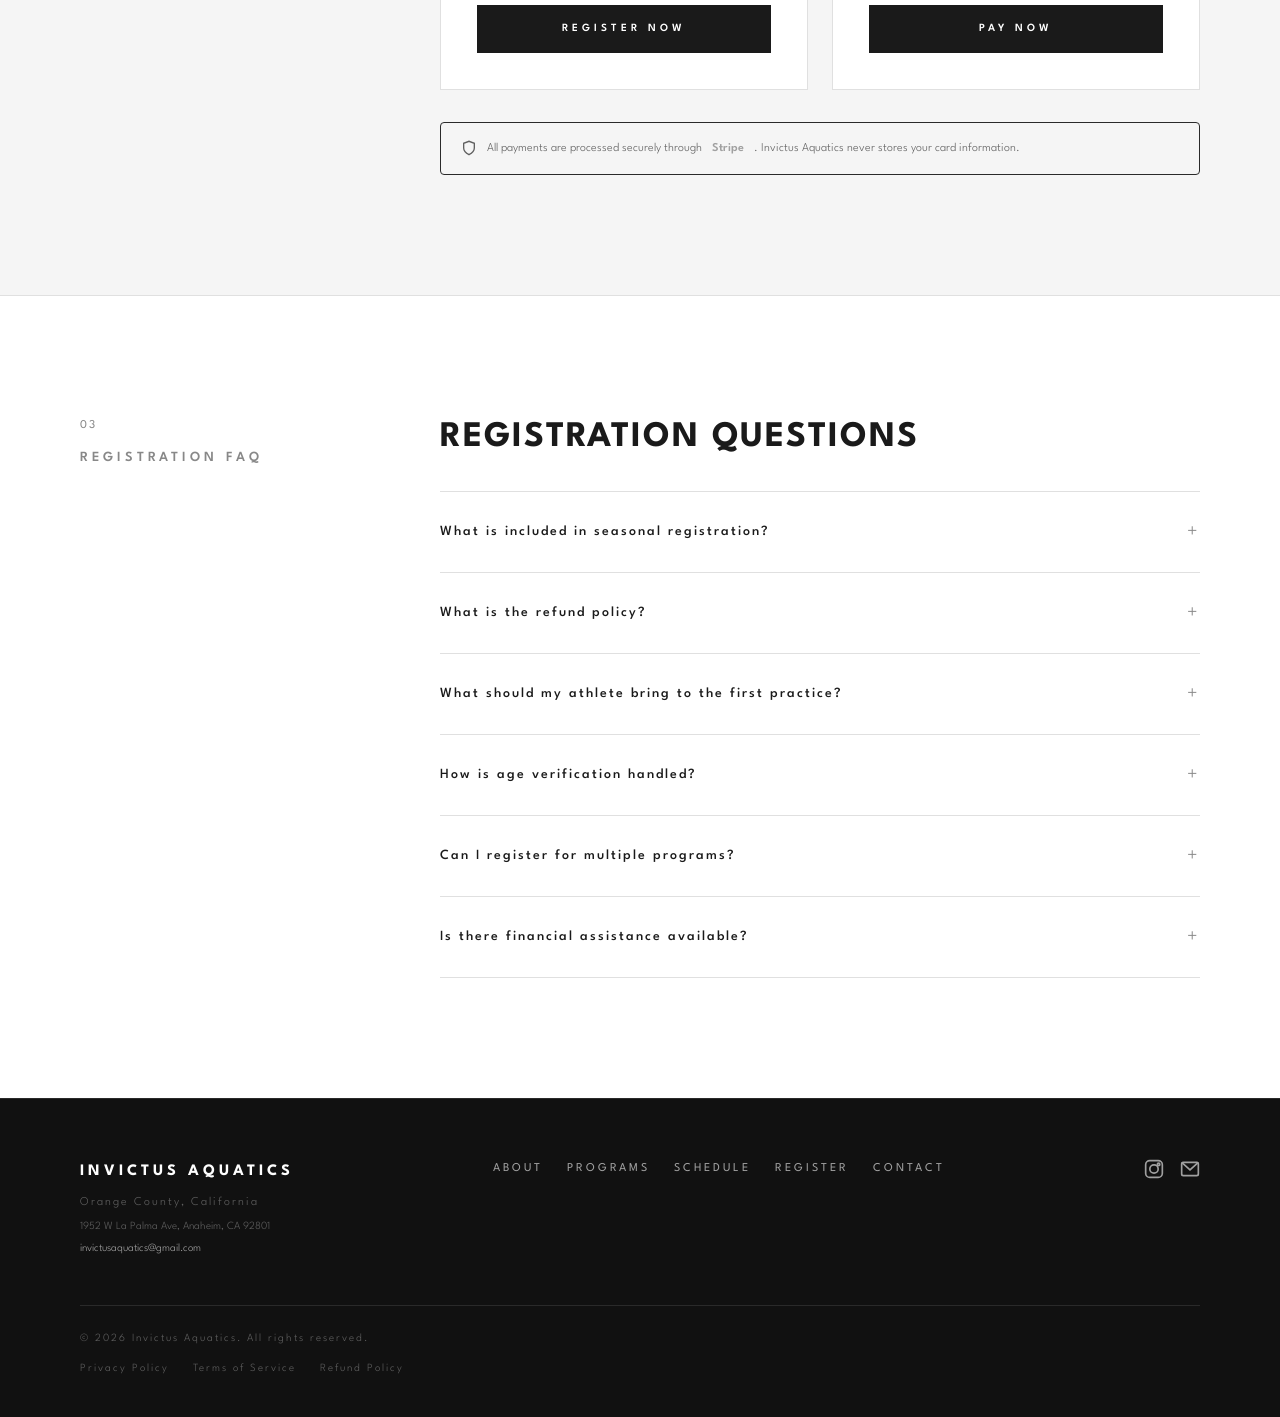
<file: register.html>
<!DOCTYPE html>
<html lang="en">
<head>
  <meta charset="UTF-8">
  <meta name="viewport" content="width=device-width, initial-scale=1.0">
  <title>Register | Invictus Aquatics Water Polo | Orange County, CA</title>
  <meta name="description" content="Register for Invictus Aquatics water polo programs in Orange County. Youth 18U, 16U, Crest Masters, drop-in sessions, and tournament fees. Secure online payment through Stripe.">
  <meta name="keywords" content="water polo registration, register water polo Orange County, youth water polo sign up, water polo club registration, masters water polo registration, Invictus Aquatics registration, water polo fees, join water polo team Orange County">
  <link rel="canonical" href="https://invictusaquatics.com/register.html">
  <link rel="icon" type="image/png" href="/images/logo.png">

  <!-- Open Graph -->
  <meta property="og:title" content="Register | Invictus Aquatics Water Polo | Orange County, CA">
  <meta property="og:description" content="Register for Invictus Aquatics water polo programs in Orange County. Youth 18U, 16U, Crest Masters, drop-in sessions, and tournament fees.">
  <meta property="og:type" content="website">
  <meta property="og:url" content="https://invictusaquatics.com/register.html">
  <meta property="og:image" content="https://invictusaquatics.com/images/logo.png">

  <!-- Twitter Card -->
  <meta name="twitter:card" content="summary_large_image">
  <meta name="twitter:title" content="Register | Invictus Aquatics Water Polo">
  <meta name="twitter:description" content="Register for water polo programs at Invictus Aquatics in Orange County. Youth teams, masters, and tournament fees.">
  <meta name="twitter:image" content="https://invictusaquatics.com/images/logo.png">

  <!-- Breadcrumb Schema -->
  <script type="application/ld+json">
  {
    "@context": "https://schema.org",
    "@type": "BreadcrumbList",
    "itemListElement": [
      {
        "@type": "ListItem",
        "position": 1,
        "name": "Home",
        "item": "https://invictusaquatics.com/"
      },
      {
        "@type": "ListItem",
        "position": 2,
        "name": "Register",
        "item": "https://invictusaquatics.com/register.html"
      }
    ]
  }
  </script>

  <link rel="preconnect" href="https://fonts.googleapis.com">
  <link rel="preconnect" href="https://fonts.gstatic.com" crossorigin>
  <link href="https://fonts.googleapis.com/css2?family=League+Spartan:wght@300;400;500;600;700;800&display=swap" rel="stylesheet">
  <link rel="stylesheet" href="styles.css">
</head>
<body>
  <!-- Navigation -->
  <nav class="navbar">
    <div class="nav-container">
      <a href="/" class="logo">
        <img src="/images/logo.png" alt="Invictus Aquatics" class="logo-img">
      </a>
      <button class="hamburger" aria-label="Toggle navigation menu" aria-expanded="false">
        <span class="hamburger-line"></span>
        <span class="hamburger-line"></span>
        <span class="hamburger-line"></span>
      </button>
      <div class="nav-links">
        <a href="/about.html">About</a>
        <a href="/programs.html">Programs</a>
        <a href="/schedule.html">Schedule</a>
        <a href="/register.html" class="active">Register</a>
        <a href="/contact.html">Contact</a>
      </div>
    </div>
  </nav>

  <main>
    <!-- Page Hero -->
    <section class="page-hero">
      <div class="page-hero-bg">
        <img src="/images/action.jpg" alt="Water polo athletes ready to compete" class="hero-bg-img">
      </div>
      <div class="hero-overlay"></div>
      <div class="page-hero-content">
        <h1 class="page-hero-title">REGISTRATION</h1>
        <nav class="breadcrumb" aria-label="Breadcrumb">
          <a href="/">Home</a> <span class="breadcrumb-sep">/</span> <span>Register</span>
        </nav>
      </div>
    </section>

    <!-- How to Register -->
    <section class="section">
      <div class="container">
        <div class="section-grid">
          <div class="section-label">
            <span class="label-tag">01</span>
            <h2>HOW TO REGISTER</h2>
          </div>
          <div class="section-content">
            <h3 class="content-heading">JOINING INVICTUS AQUATICS</h3>
            <p class="content-text">
              Registration for Invictus Aquatics is straightforward and handled entirely online. Choose the program that fits your age group and goals, then complete your payment securely through Stripe. Once your registration is confirmed, you will receive an email with details about practice schedules, pool locations, and what to bring to your first session.
            </p>
            <p class="content-text">
              If you are unsure which program is the right fit for you or your athlete, reach out through our <a href="/contact.html">contact page</a> and our coaching staff will help you find the best option. We welcome athletes of all skill levels and are happy to answer any questions about our programs, schedules, or expectations before you commit.
            </p>

            <div class="how-to-steps">
              <div class="step-item">
                <span class="step-number">01</span>
                <div>
                  <h4>SELECT YOUR PROGRAM</h4>
                  <p>Choose from our youth teams (18U, 16U), Crest Masters full-season registration, masters drop-in sessions, or tournament entry fees below.</p>
                </div>
              </div>
              <div class="step-item">
                <span class="step-number">02</span>
                <div>
                  <h4>COMPLETE PAYMENT</h4>
                  <p>Click the registration button for your selected program. You will be directed to Stripe for secure payment processing. All major credit and debit cards are accepted.</p>
                </div>
              </div>
              <div class="step-item">
                <span class="step-number">03</span>
                <div>
                  <h4>RECEIVE CONFIRMATION</h4>
                  <p>After payment, you will receive a confirmation email with all the details you need to get started, including practice schedules, pool locations, and a checklist of what to bring.</p>
                </div>
              </div>
            </div>
          </div>
        </div>
      </div>
    </section>

    <!-- Banner Image -->
    <div class="section-banner">
      <img src="/images/banner-1.jpg" alt="Water polo match action in the pool" loading="lazy">
      <div class="section-banner-overlay"></div>
    </div>

    <!-- Registration Cards -->
    <section class="section section-light-alt">
      <div class="container">
        <div class="section-grid">
          <div class="section-label">
            <span class="label-tag">02</span>
            <h2>PROGRAMS</h2>
          </div>
          <div class="section-content">
            <h3 class="content-heading">SELECT YOUR PROGRAM</h3>
            <p class="content-text">
              Each program has its own registration. Select the option that matches your age group or interest, and you will be directed to our secure payment page.
            </p>
            <div class="reg-grid">
              <div class="reg-card">
                <div class="reg-card-header">
                  <span class="reg-age">SUMMER</span>
                  <span class="reg-season">2026</span>
                </div>
                <h4 class="reg-title">Invictus Summer Session</h4>
                <p class="reg-desc">Summer 2026 session registration for all Invictus Aquatics athletes. Includes practices, training, and competitive play throughout the summer season. Open to youth and adult players of all skill levels.</p>
                <a href="https://buy.stripe.com/eVqfZg7hX1uz2sN4AedAk08" target="_blank" rel="noopener" class="btn-register">REGISTER NOW</a>
              </div>
              <div class="reg-card reg-card-clinic">
                <div class="reg-card-header">
                  <span class="reg-age">CLINIC</span>
                  <span class="reg-season">AUG 1, 2026</span>
                </div>
                <h4 class="reg-title">Olympians Clinic feat. Chase &amp; Adrian</h4>
                <p class="reg-desc">Water polo clinic at Servite High School on August 1, 2026. Led by Adrian Weinberg &amp; Chase Dodd. Two sessions available by age group. A focused training session with experienced coaches to accelerate skill development.</p>
                <div class="reg-btn-group">
                  <a href="https://buy.stripe.com/7sY9AS7hXddh0kF4AedAk0b" target="_blank" rel="noopener" class="btn-register">12-14U &middot; 9 AM&ndash;12 PM</a>
                  <a href="https://buy.stripe.com/cNi6oG45L1uz8RbgiWdAk0c" target="_blank" rel="noopener" class="btn-register">16-18U &middot; 1 PM&ndash;4 PM</a>
                </div>
              </div>
              <div class="reg-card">
                <div class="reg-card-header">
                  <span class="reg-age">CREST</span>
                  <span class="reg-season">MASTERS</span>
                </div>
                <h4 class="reg-title">Crest Master Dues</h4>
                <p class="reg-desc">Full-season registration and dues for the Crest Masters program. Includes all regular practices, scrimmage sessions, and tournament team eligibility for adult players looking for competitive masters water polo in Orange County.</p>
                <a href="https://buy.stripe.com/aFa9AScChddh8RbgiWdAk02" target="_blank" rel="noopener" class="btn-register">REGISTER NOW</a>
              </div>
              <div class="reg-card">
                <div class="reg-card-header">
                  <span class="reg-age">CREST</span>
                  <span class="reg-season">MASTERS</span>
                </div>
                <h4 class="reg-title">Crest Masters Drop In</h4>
                <p class="reg-desc">Single drop-in session for the Crest Masters program. No long-term commitment required. Ideal for adults who want to play water polo on a flexible schedule or try out the program before committing to a full season.</p>
                <a href="https://buy.stripe.com/cNi5kC6dT6OT4AVd6KdAk04" target="_blank" rel="noopener" class="btn-register">REGISTER NOW</a>
              </div>
              <div class="reg-card">
                <div class="reg-card-header">
                  <span class="reg-age">SWIM</span>
                  <span class="reg-season">SUMMER 2026</span>
                </div>
                <h4 class="reg-title">Invictus Swim &mdash; Summer Session</h4>
                <p class="reg-desc">Summer 2026 swim session registration. Structured swim training designed to build endurance, technique, and water fitness for athletes of all levels. Open to youth and adult swimmers throughout Orange County.</p>
                <a href="https://buy.stripe.com/dRmcN431H0qvgjD0jYdAk09" target="_blank" rel="noopener" class="btn-register">REGISTER NOW</a>
              </div>
              <div class="reg-card">
                <div class="reg-card-header">
                  <span class="reg-age">TOURNAMENT</span>
                  <span class="reg-season">ENTRY FEE</span>
                </div>
                <h4 class="reg-title">Regional Junior Olympics Fee</h4>
                <p class="reg-desc">Entry fee for the Regional Junior Olympics tournament. This fee covers tournament registration and is required in addition to seasonal program registration. One of the premier competitive events for youth water polo athletes.</p>
                <a href="https://buy.stripe.com/28EcN47hX7SX0kF9UydAk0a" target="_blank" rel="noopener" class="btn-register">PAY NOW</a>
              </div>
            </div>
            <div class="stripe-trust">
              <svg width="16" height="16" viewBox="0 0 24 24" fill="none" stroke="currentColor" stroke-width="2"><path d="M12 22s8-4 8-10V5l-8-3-8 3v7c0 6 8 10 8 10z"/></svg>
              All payments are processed securely through <strong>Stripe</strong>. Invictus Aquatics never stores your card information.
            </div>
          </div>
        </div>
      </div>
    </section>

    <!-- Registration FAQ -->
    <section class="section">
      <div class="container">
        <div class="section-grid">
          <div class="section-label">
            <span class="label-tag">03</span>
            <h2>REGISTRATION FAQ</h2>
          </div>
          <div class="section-content">
            <h3 class="content-heading">REGISTRATION QUESTIONS</h3>
            <div class="faq-list">
              <details class="faq-item">
                <summary class="faq-question">What is included in seasonal registration?</summary>
                <div class="faq-answer">
                  <p>Seasonal registration for youth programs (18U and 16U) includes all regular practices, coaching, league play, and team administration for the duration of the season. Tournament entry fees are typically separate and paid individually as events are scheduled. Crest Masters seasonal dues include all regular practices and scrimmage sessions, plus eligibility for tournament team rosters.</p>
                </div>
              </details>
              <details class="faq-item">
                <summary class="faq-question">What is the refund policy?</summary>
                <div class="faq-answer">
                  <p>Refund requests made before the start of the season are honored in full. Once the season begins, refunds are evaluated on a case-by-case basis and may be prorated depending on the timing of the request. Tournament entry fees are non-refundable once the team has been registered for the event. Contact us directly to discuss any refund situations.</p>
                </div>
              </details>
              <details class="faq-item">
                <summary class="faq-question">What should my athlete bring to the first practice?</summary>
                <div class="faq-answer">
                  <p>Athletes should bring a water polo suit or competitive swimsuit, goggles for warm-up laps, a water bottle, a towel, and sunscreen for outdoor pool sessions. Water polo caps are provided by the club for competitions. We recommend arriving at least 10 minutes early so athletes can meet the coaching staff and be ready to start on time.</p>
                </div>
              </details>
              <details class="faq-item">
                <summary class="faq-question">How is age verification handled?</summary>
                <div class="faq-answer">
                  <p>Age groups are determined by the athlete's age as of a specific date set by the governing body for each season. During registration, you may be asked to provide proof of age such as a birth certificate or government-issued ID. This ensures fair competition and proper team placement for all athletes in the program.</p>
                </div>
              </details>
              <details class="faq-item">
                <summary class="faq-question">Can I register for multiple programs?</summary>
                <div class="faq-answer">
                  <p>Yes. Athletes may register for more than one program if schedules allow. For example, a youth athlete could participate in their age group team and also sign up for clinics or special events. Masters players can register for the full season and also use drop-in sessions for additional pool time. Each program requires its own separate registration.</p>
                </div>
              </details>
              <details class="faq-item">
                <summary class="faq-question">Is there financial assistance available?</summary>
                <div class="faq-answer">
                  <p>Invictus Aquatics believes that financial barriers should not prevent talented athletes from participating in water polo. If your family needs financial assistance, please contact us directly through our <a href="/contact.html">contact page</a> to discuss available options. All inquiries are handled confidentially.</p>
                </div>
              </details>
            </div>
          </div>
        </div>
      </div>
    </section>
  </main>

  <!-- Footer -->
  <footer class="footer">
    <div class="container">
      <div class="footer-grid">
        <div class="footer-brand">
          <span class="footer-logo">INVICTUS AQUATICS</span>
          <p class="footer-location">Orange County, California</p>
          <p class="footer-address">1952 W La Palma Ave, Anaheim, CA 92801</p>
          <p class="footer-phone"><a href="mailto:invictusaquatics@gmail.com">invictusaquatics@gmail.com</a></p>
        </div>
        <div class="footer-links">
          <a href="/about.html">About</a>
          <a href="/programs.html">Programs</a>
          <a href="/schedule.html">Schedule</a>
          <a href="/register.html">Register</a>
          <a href="/contact.html">Contact</a>
        </div>
        <div class="footer-social">
          <a href="https://www.instagram.com/invictusaquatics/" target="_blank" rel="noopener" aria-label="Instagram" class="social-link">
            <svg width="20" height="20" viewBox="0 0 24 24" fill="none" stroke="currentColor" stroke-width="2">
              <rect x="2" y="2" width="20" height="20" rx="5"/>
              <circle cx="12" cy="12" r="5"/>
              <circle cx="17.5" cy="6.5" r="1.5"/>
            </svg>
          </a>
          <a href="mailto:invictusaquatics@gmail.com" aria-label="Email" class="social-link">
            <svg width="20" height="20" viewBox="0 0 24 24" fill="none" stroke="currentColor" stroke-width="2">
              <rect x="2" y="4" width="20" height="16" rx="2"/>
              <path d="M22 4L12 13L2 4"/>
            </svg>
          </a>
        </div>
      </div>
      <div class="footer-bottom">
        <p>&copy; 2026 Invictus Aquatics. All rights reserved.</p>
        <div class="footer-legal">
          <a href="/privacy.html">Privacy Policy</a>
          <a href="/terms.html">Terms of Service</a>
          <a href="/refund.html">Refund Policy</a>
        </div>
      </div>
    </div>
  </footer>

  <script src="script.js"></script>
</body>
</html>
</file>
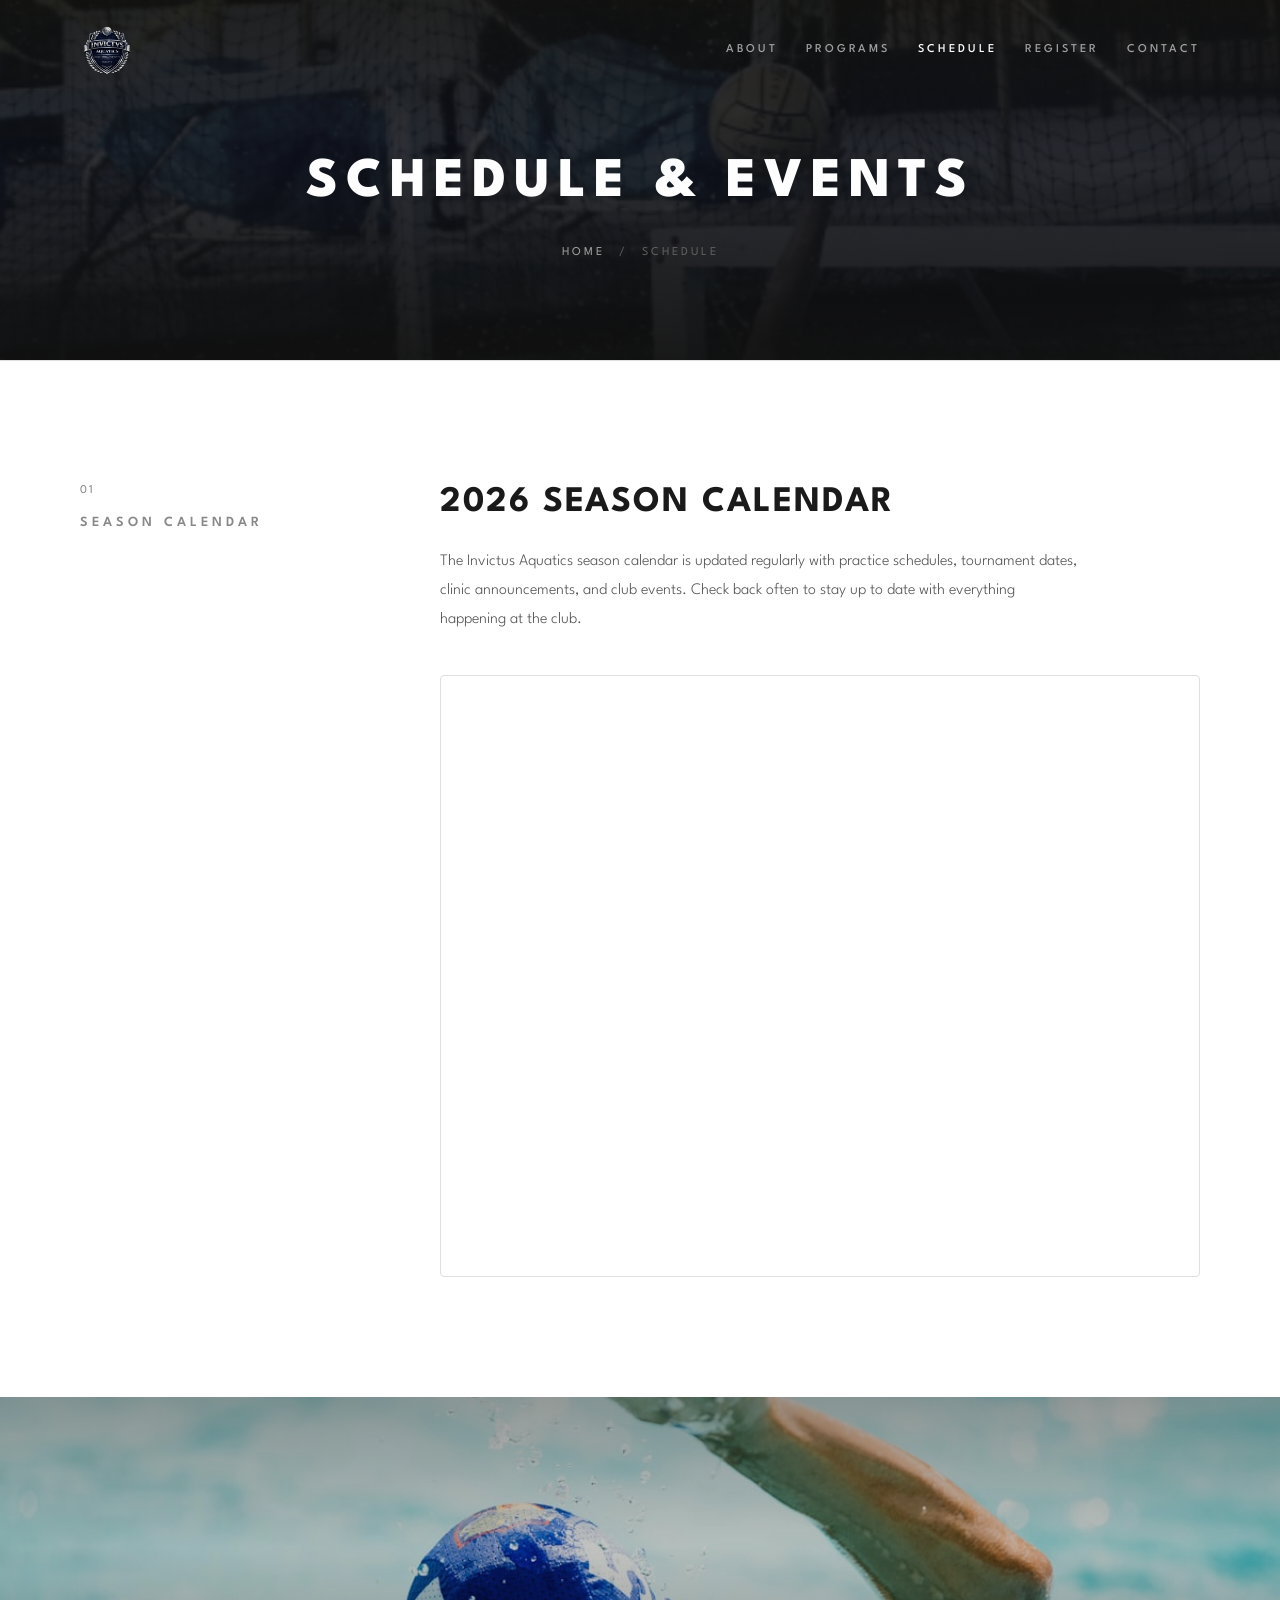
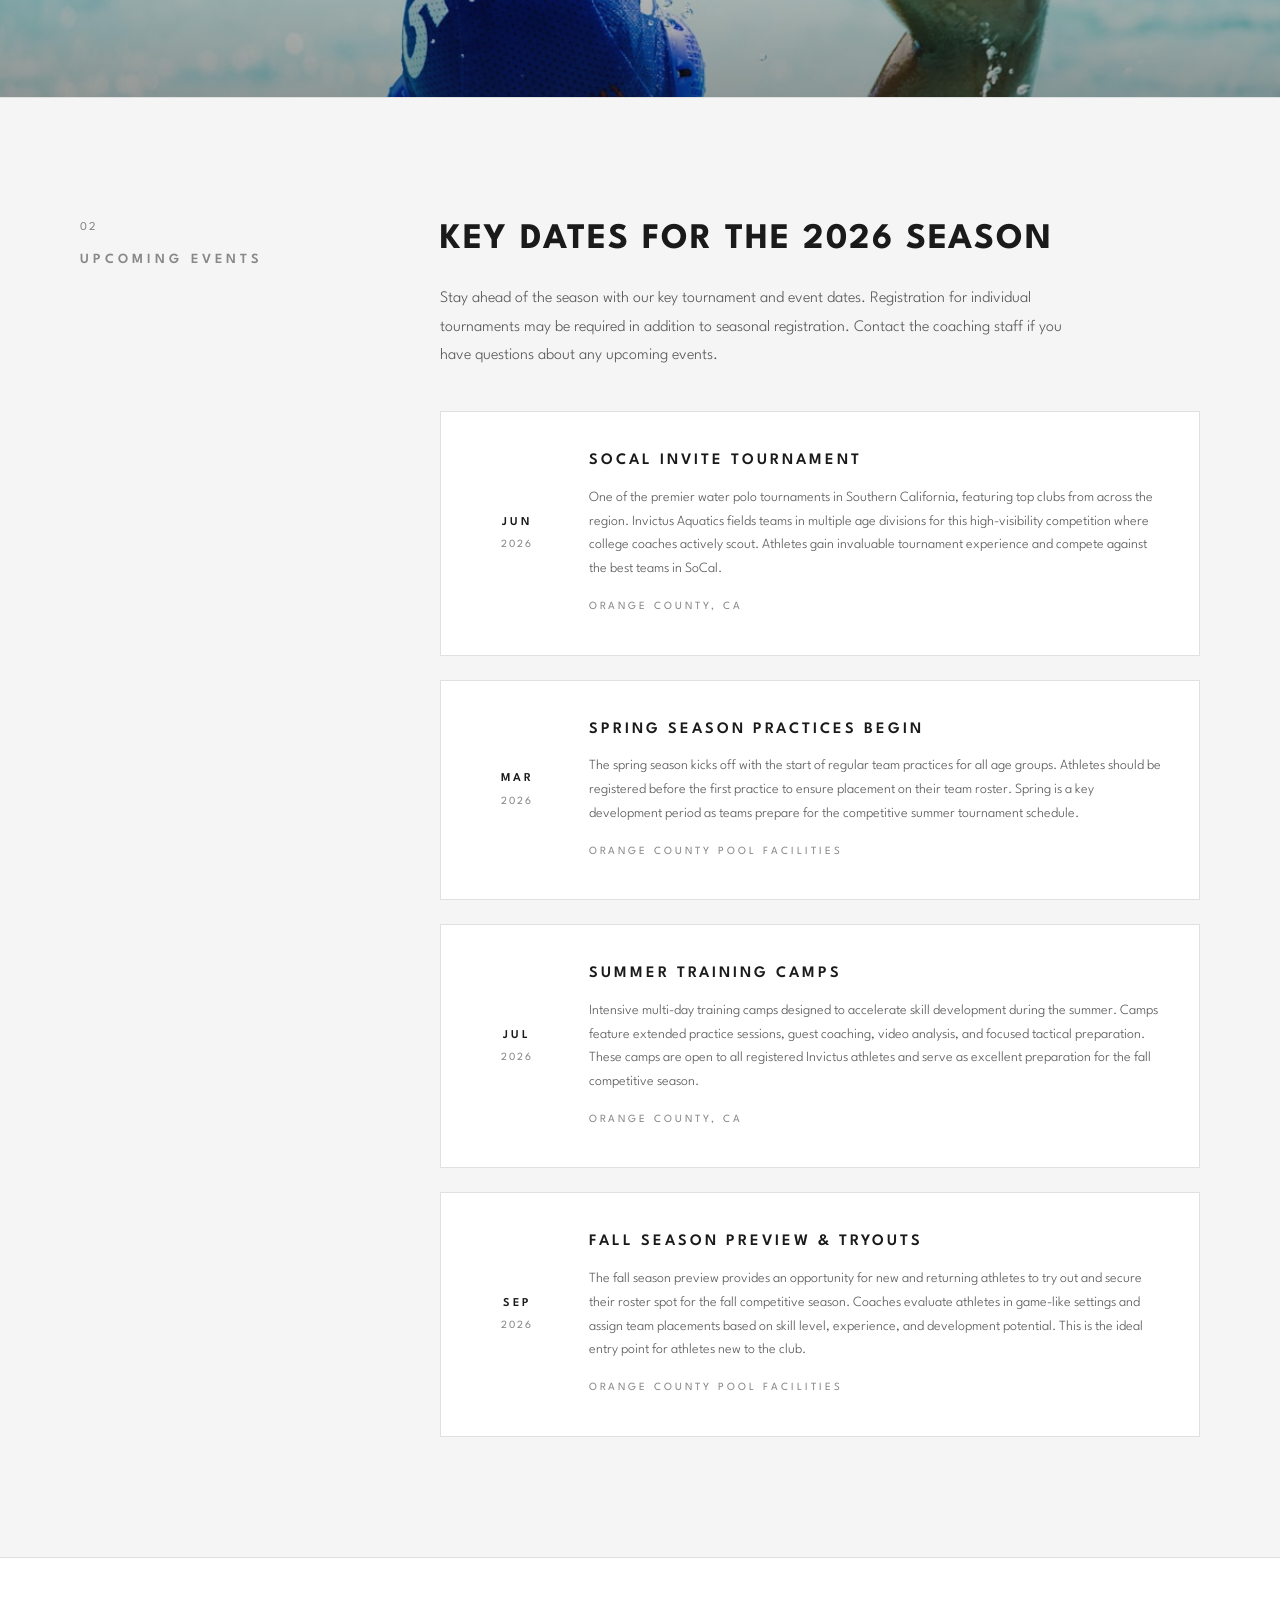
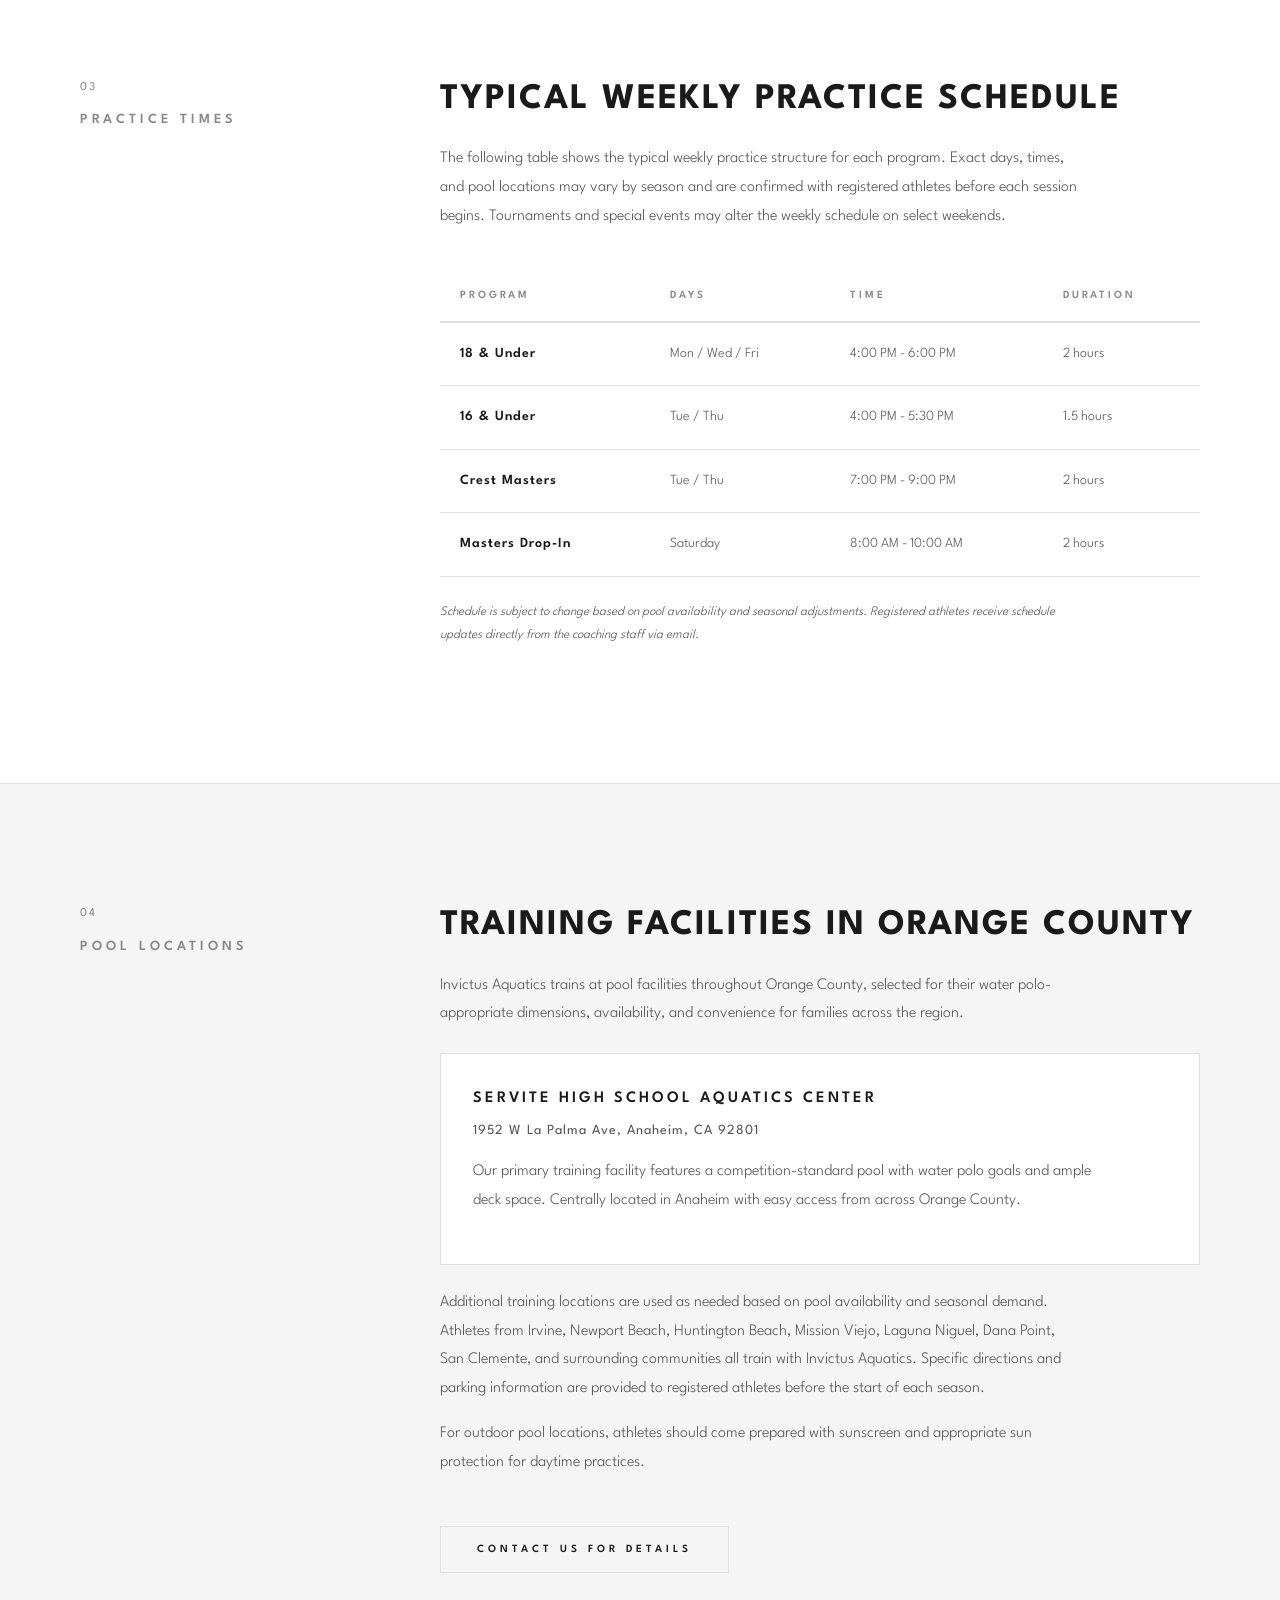
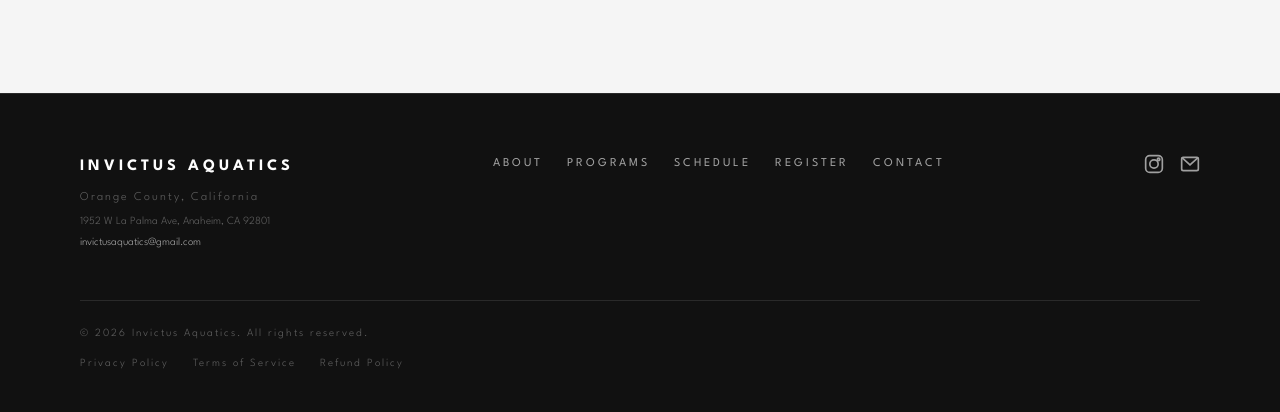
<file: schedule.html>
<!DOCTYPE html>
<html lang="en">
<head>
  <meta charset="UTF-8">
  <meta name="viewport" content="width=device-width, initial-scale=1.0">
  <title>Schedule &amp; Events | Invictus Aquatics Water Polo | Orange County</title>
  <meta name="description" content="View the Invictus Aquatics water polo schedule, upcoming tournaments, practice times, and events in Orange County. Stay up to date with the 2026 season calendar.">
  <meta name="keywords" content="water polo schedule, water polo tournaments Orange County, youth water polo events, water polo practice schedule, SoCal water polo tournaments, Invictus Aquatics schedule, water polo calendar 2026">
  <link rel="canonical" href="https://invictusaquatics.com/schedule.html">
  <link rel="icon" type="image/png" href="/images/logo.png">

  <!-- Open Graph -->
  <meta property="og:title" content="Schedule & Events | Invictus Aquatics Water Polo | Orange County">
  <meta property="og:description" content="View the Invictus Aquatics water polo schedule, upcoming tournaments, practice times, and events in Orange County for the 2026 season.">
  <meta property="og:type" content="website">
  <meta property="og:url" content="https://invictusaquatics.com/schedule.html">
  <meta property="og:image" content="https://invictusaquatics.com/images/logo.png">

  <!-- Twitter Card -->
  <meta name="twitter:card" content="summary_large_image">
  <meta name="twitter:title" content="Schedule & Events | Invictus Aquatics Water Polo">
  <meta name="twitter:description" content="Upcoming tournaments, practice times, and events for Invictus Aquatics water polo in Orange County.">
  <meta name="twitter:image" content="https://invictusaquatics.com/images/logo.png">

  <!-- Breadcrumb Schema -->
  <script type="application/ld+json">
  {
    "@context": "https://schema.org",
    "@type": "BreadcrumbList",
    "itemListElement": [
      {
        "@type": "ListItem",
        "position": 1,
        "name": "Home",
        "item": "https://invictusaquatics.com/"
      },
      {
        "@type": "ListItem",
        "position": 2,
        "name": "Schedule",
        "item": "https://invictusaquatics.com/schedule.html"
      }
    ]
  }
  </script>

  <link rel="preconnect" href="https://fonts.googleapis.com">
  <link rel="preconnect" href="https://fonts.gstatic.com" crossorigin>
  <link href="https://fonts.googleapis.com/css2?family=League+Spartan:wght@300;400;500;600;700;800&display=swap" rel="stylesheet">
  <link rel="stylesheet" href="styles.css">
</head>
<body>
  <!-- Navigation -->
  <nav class="navbar">
    <div class="nav-container">
      <a href="/" class="logo">
        <img src="/images/logo.png" alt="Invictus Aquatics" class="logo-img">
      </a>
      <button class="hamburger" aria-label="Toggle navigation menu" aria-expanded="false">
        <span class="hamburger-line"></span>
        <span class="hamburger-line"></span>
        <span class="hamburger-line"></span>
      </button>
      <div class="nav-links">
        <a href="/about.html">About</a>
        <a href="/programs.html">Programs</a>
        <a href="/schedule.html" class="active">Schedule</a>
        <a href="/register.html">Register</a>
        <a href="/contact.html">Contact</a>
      </div>
    </div>
  </nav>

  <main>
    <!-- Page Hero -->
    <section class="page-hero">
      <div class="page-hero-bg">
        <img src="/images/action.jpg" alt="Invictus Aquatics water polo competition" class="hero-bg-img">
      </div>
      <div class="hero-overlay"></div>
      <div class="page-hero-content">
        <h1 class="page-hero-title">SCHEDULE &amp; EVENTS</h1>
        <nav class="breadcrumb" aria-label="Breadcrumb">
          <a href="/">Home</a> <span class="breadcrumb-sep">/</span> <span>Schedule</span>
        </nav>
      </div>
    </section>

    <!-- Season Calendar -->
    <section class="section">
      <div class="container">
        <div class="section-grid">
          <div class="section-label">
            <span class="label-tag">01</span>
            <h2>SEASON CALENDAR</h2>
          </div>
          <div class="section-content">
            <h3 class="content-heading">2026 SEASON CALENDAR</h3>
            <p class="content-text">
              The Invictus Aquatics season calendar is updated regularly with practice schedules, tournament dates, clinic announcements, and club events. Check back often to stay up to date with everything happening at the club.
            </p>
            <div class="calendar-embed">
              <iframe src="https://calendar.google.com/calendar/embed?src=06f2a73eacf3620b880fe9d9b17a8a45846478e5c22c35c7529b1f0042463492%40group.calendar.google.com&ctz=America%2FLos_Angeles&bgcolor=%23f5f5f5&showTitle=0&showNav=1&showDate=1&showPrint=0&showTabs=1&showCalendars=0&showTz=0&mode=MONTH"
                      style="border: 0; border-radius: 4px;" width="100%" height="600" frameborder="0" scrolling="no"
                      title="Invictus Aquatics Season Calendar" loading="lazy"></iframe>
            </div>
          </div>
        </div>
      </div>
    </section>

    <!-- Banner Image -->
    <div class="section-banner">
      <img src="/images/banner-2.jpg" alt="Water polo player throwing ball during match" loading="lazy">
      <div class="section-banner-overlay"></div>
    </div>

    <!-- Upcoming Events -->
    <section class="section section-light-alt">
      <div class="container">
        <div class="section-grid">
          <div class="section-label">
            <span class="label-tag">02</span>
            <h2>UPCOMING EVENTS</h2>
          </div>
          <div class="section-content">
            <h3 class="content-heading">KEY DATES FOR THE 2026 SEASON</h3>
            <p class="content-text">
              Stay ahead of the season with our key tournament and event dates. Registration for individual tournaments may be required in addition to seasonal registration. Contact the coaching staff if you have questions about any upcoming events.
            </p>

            <div class="events-list">
              <article class="event-card">
                <div class="event-date">
                  <span class="event-month">JUN</span>
                  <span class="event-day">2026</span>
                </div>
                <div class="event-details">
                  <h4>SOCAL INVITE TOURNAMENT</h4>
                  <p>One of the premier water polo tournaments in Southern California, featuring top clubs from across the region. Invictus Aquatics fields teams in multiple age divisions for this high-visibility competition where college coaches actively scout. Athletes gain invaluable tournament experience and compete against the best teams in SoCal.</p>
                  <span class="event-location">Orange County, CA</span>
                </div>
              </article>
              <article class="event-card">
                <div class="event-date">
                  <span class="event-month">MAR</span>
                  <span class="event-day">2026</span>
                </div>
                <div class="event-details">
                  <h4>SPRING SEASON PRACTICES BEGIN</h4>
                  <p>The spring season kicks off with the start of regular team practices for all age groups. Athletes should be registered before the first practice to ensure placement on their team roster. Spring is a key development period as teams prepare for the competitive summer tournament schedule.</p>
                  <span class="event-location">Orange County Pool Facilities</span>
                </div>
              </article>
              <article class="event-card">
                <div class="event-date">
                  <span class="event-month">JUL</span>
                  <span class="event-day">2026</span>
                </div>
                <div class="event-details">
                  <h4>SUMMER TRAINING CAMPS</h4>
                  <p>Intensive multi-day training camps designed to accelerate skill development during the summer. Camps feature extended practice sessions, guest coaching, video analysis, and focused tactical preparation. These camps are open to all registered Invictus athletes and serve as excellent preparation for the fall competitive season.</p>
                  <span class="event-location">Orange County, CA</span>
                </div>
              </article>
              <article class="event-card">
                <div class="event-date">
                  <span class="event-month">SEP</span>
                  <span class="event-day">2026</span>
                </div>
                <div class="event-details">
                  <h4>FALL SEASON PREVIEW &amp; TRYOUTS</h4>
                  <p>The fall season preview provides an opportunity for new and returning athletes to try out and secure their roster spot for the fall competitive season. Coaches evaluate athletes in game-like settings and assign team placements based on skill level, experience, and development potential. This is the ideal entry point for athletes new to the club.</p>
                  <span class="event-location">Orange County Pool Facilities</span>
                </div>
              </article>
            </div>
          </div>
        </div>
      </div>
    </section>

    <!-- Practice Schedule -->
    <section class="section">
      <div class="container">
        <div class="section-grid">
          <div class="section-label">
            <span class="label-tag">03</span>
            <h2>PRACTICE TIMES</h2>
          </div>
          <div class="section-content">
            <h3 class="content-heading">TYPICAL WEEKLY PRACTICE SCHEDULE</h3>
            <p class="content-text">
              The following table shows the typical weekly practice structure for each program. Exact days, times, and pool locations may vary by season and are confirmed with registered athletes before each session begins. Tournaments and special events may alter the weekly schedule on select weekends.
            </p>

            <div class="schedule-table-wrapper">
              <table class="schedule-table">
                <thead>
                  <tr>
                    <th>Program</th>
                    <th>Days</th>
                    <th>Time</th>
                    <th>Duration</th>
                  </tr>
                </thead>
                <tbody>
                  <tr>
                    <td><strong>18 &amp; Under</strong></td>
                    <td>Mon / Wed / Fri</td>
                    <td>4:00 PM - 6:00 PM</td>
                    <td>2 hours</td>
                  </tr>
                  <tr>
                    <td><strong>16 &amp; Under</strong></td>
                    <td>Tue / Thu</td>
                    <td>4:00 PM - 5:30 PM</td>
                    <td>1.5 hours</td>
                  </tr>
                  <tr>
                    <td><strong>Crest Masters</strong></td>
                    <td>Tue / Thu</td>
                    <td>7:00 PM - 9:00 PM</td>
                    <td>2 hours</td>
                  </tr>
                  <tr>
                    <td><strong>Masters Drop-In</strong></td>
                    <td>Saturday</td>
                    <td>8:00 AM - 10:00 AM</td>
                    <td>2 hours</td>
                  </tr>
                </tbody>
              </table>
            </div>

            <p class="content-text table-note">
              Schedule is subject to change based on pool availability and seasonal adjustments. Registered athletes receive schedule updates directly from the coaching staff via email.
            </p>
          </div>
        </div>
      </div>
    </section>

    <!-- Pool Locations -->
    <section class="section section-light-alt">
      <div class="container">
        <div class="section-grid">
          <div class="section-label">
            <span class="label-tag">04</span>
            <h2>POOL LOCATIONS</h2>
          </div>
          <div class="section-content">
            <h3 class="content-heading">TRAINING FACILITIES IN ORANGE COUNTY</h3>
            <p class="content-text">
              Invictus Aquatics trains at pool facilities throughout Orange County, selected for their water polo-appropriate dimensions, availability, and convenience for families across the region.
            </p>
            <div class="location-card">
              <h4>SERVITE HIGH SCHOOL AQUATICS CENTER</h4>
              <p class="location-address">1952 W La Palma Ave, Anaheim, CA 92801</p>
              <p class="content-text">Our primary training facility features a competition-standard pool with water polo goals and ample deck space. Centrally located in Anaheim with easy access from across Orange County.</p>
            </div>
            <p class="content-text">
              Additional training locations are used as needed based on pool availability and seasonal demand. Athletes from Irvine, Newport Beach, Huntington Beach, Mission Viejo, Laguna Niguel, Dana Point, San Clemente, and surrounding communities all train with Invictus Aquatics. Specific directions and parking information are provided to registered athletes before the start of each season.
            </p>
            <p class="content-text">
              For outdoor pool locations, athletes should come prepared with sunscreen and appropriate sun protection for daytime practices.
            </p>
            <a href="/contact.html" class="btn-section-link">CONTACT US FOR DETAILS</a>
          </div>
        </div>
      </div>
    </section>
  </main>

  <!-- Footer -->
  <footer class="footer">
    <div class="container">
      <div class="footer-grid">
        <div class="footer-brand">
          <span class="footer-logo">INVICTUS AQUATICS</span>
          <p class="footer-location">Orange County, California</p>
          <p class="footer-address">1952 W La Palma Ave, Anaheim, CA 92801</p>
          <p class="footer-phone"><a href="mailto:invictusaquatics@gmail.com">invictusaquatics@gmail.com</a></p>
        </div>
        <div class="footer-links">
          <a href="/about.html">About</a>
          <a href="/programs.html">Programs</a>
          <a href="/schedule.html">Schedule</a>
          <a href="/register.html">Register</a>
          <a href="/contact.html">Contact</a>
        </div>
        <div class="footer-social">
          <a href="https://www.instagram.com/invictusaquatics/" target="_blank" rel="noopener" aria-label="Instagram" class="social-link">
            <svg width="20" height="20" viewBox="0 0 24 24" fill="none" stroke="currentColor" stroke-width="2">
              <rect x="2" y="2" width="20" height="20" rx="5"/>
              <circle cx="12" cy="12" r="5"/>
              <circle cx="17.5" cy="6.5" r="1.5"/>
            </svg>
          </a>
          <a href="mailto:invictusaquatics@gmail.com" aria-label="Email" class="social-link">
            <svg width="20" height="20" viewBox="0 0 24 24" fill="none" stroke="currentColor" stroke-width="2">
              <rect x="2" y="4" width="20" height="16" rx="2"/>
              <path d="M22 4L12 13L2 4"/>
            </svg>
          </a>
        </div>
      </div>
      <div class="footer-bottom">
        <p>&copy; 2026 Invictus Aquatics. All rights reserved.</p>
        <div class="footer-legal">
          <a href="/privacy.html">Privacy Policy</a>
          <a href="/terms.html">Terms of Service</a>
          <a href="/refund.html">Refund Policy</a>
        </div>
      </div>
    </div>
  </footer>

  <script src="script.js"></script>
</body>
</html>
</file>
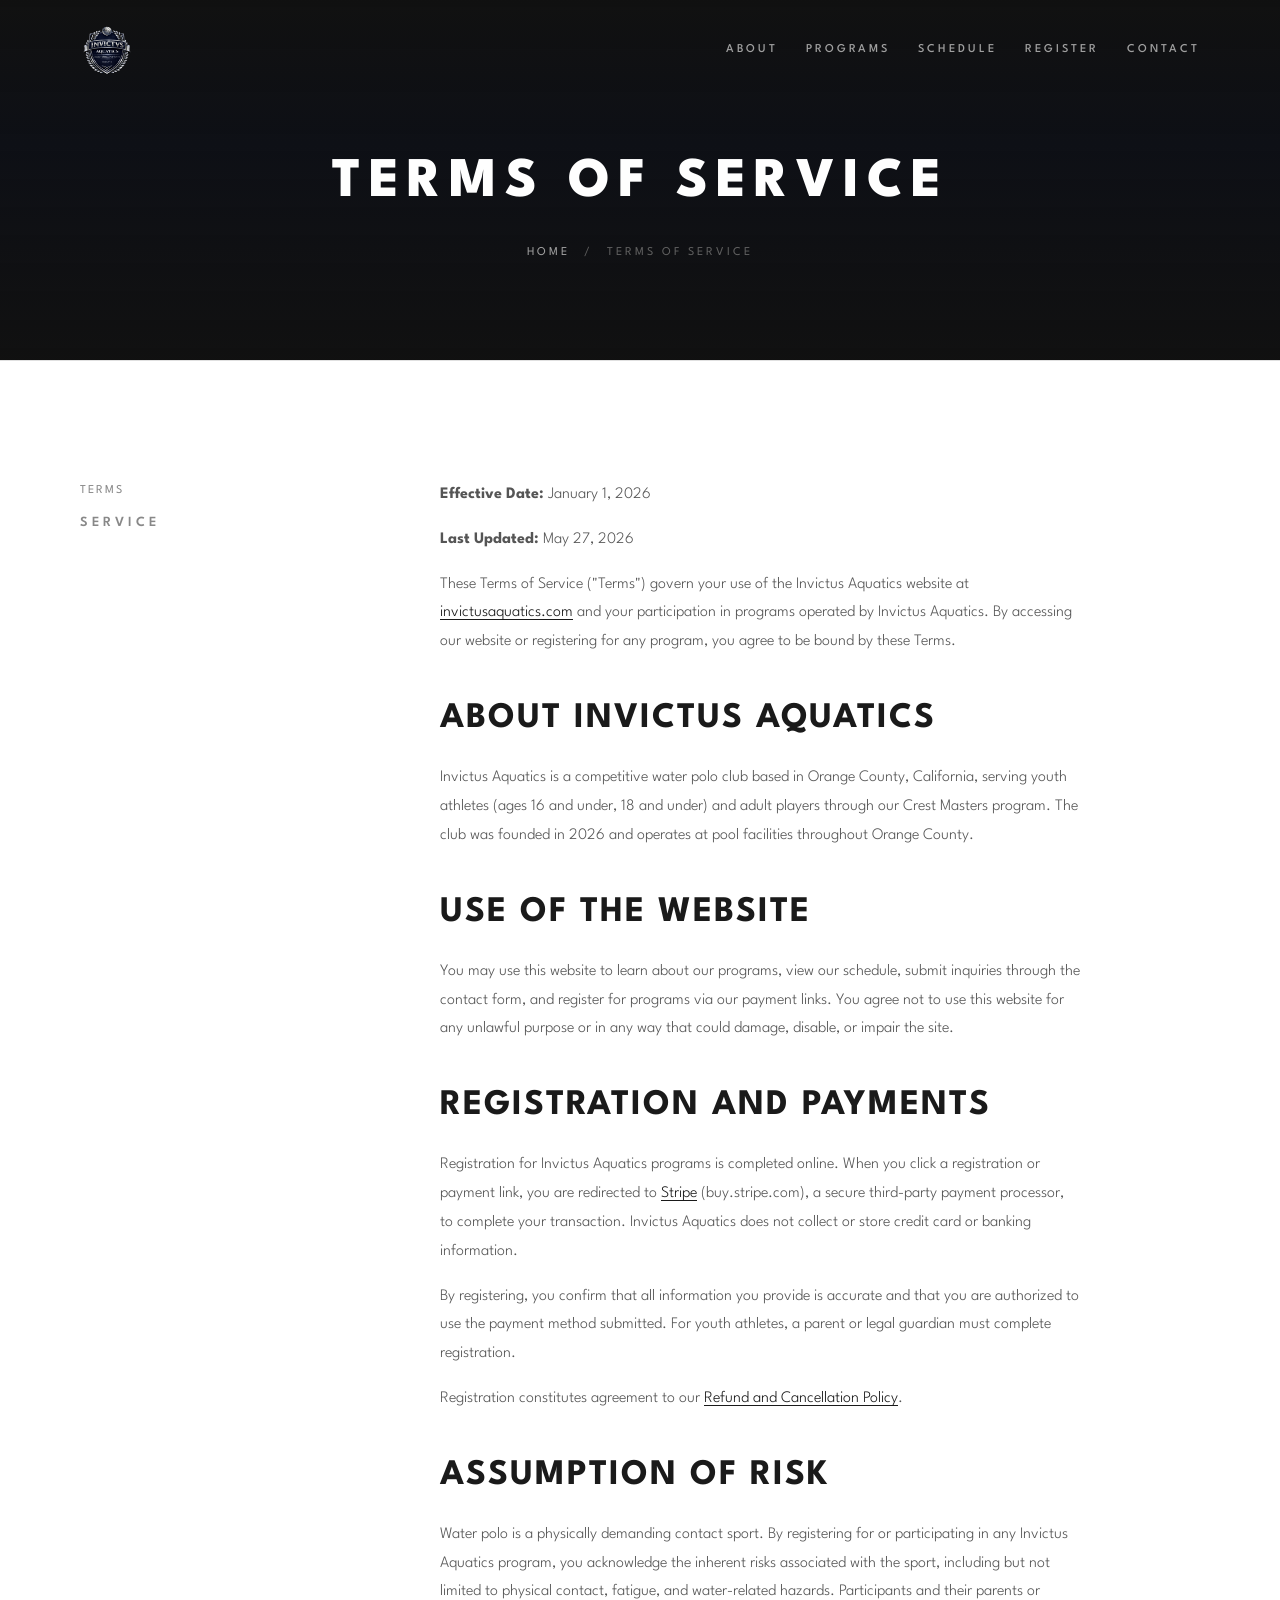
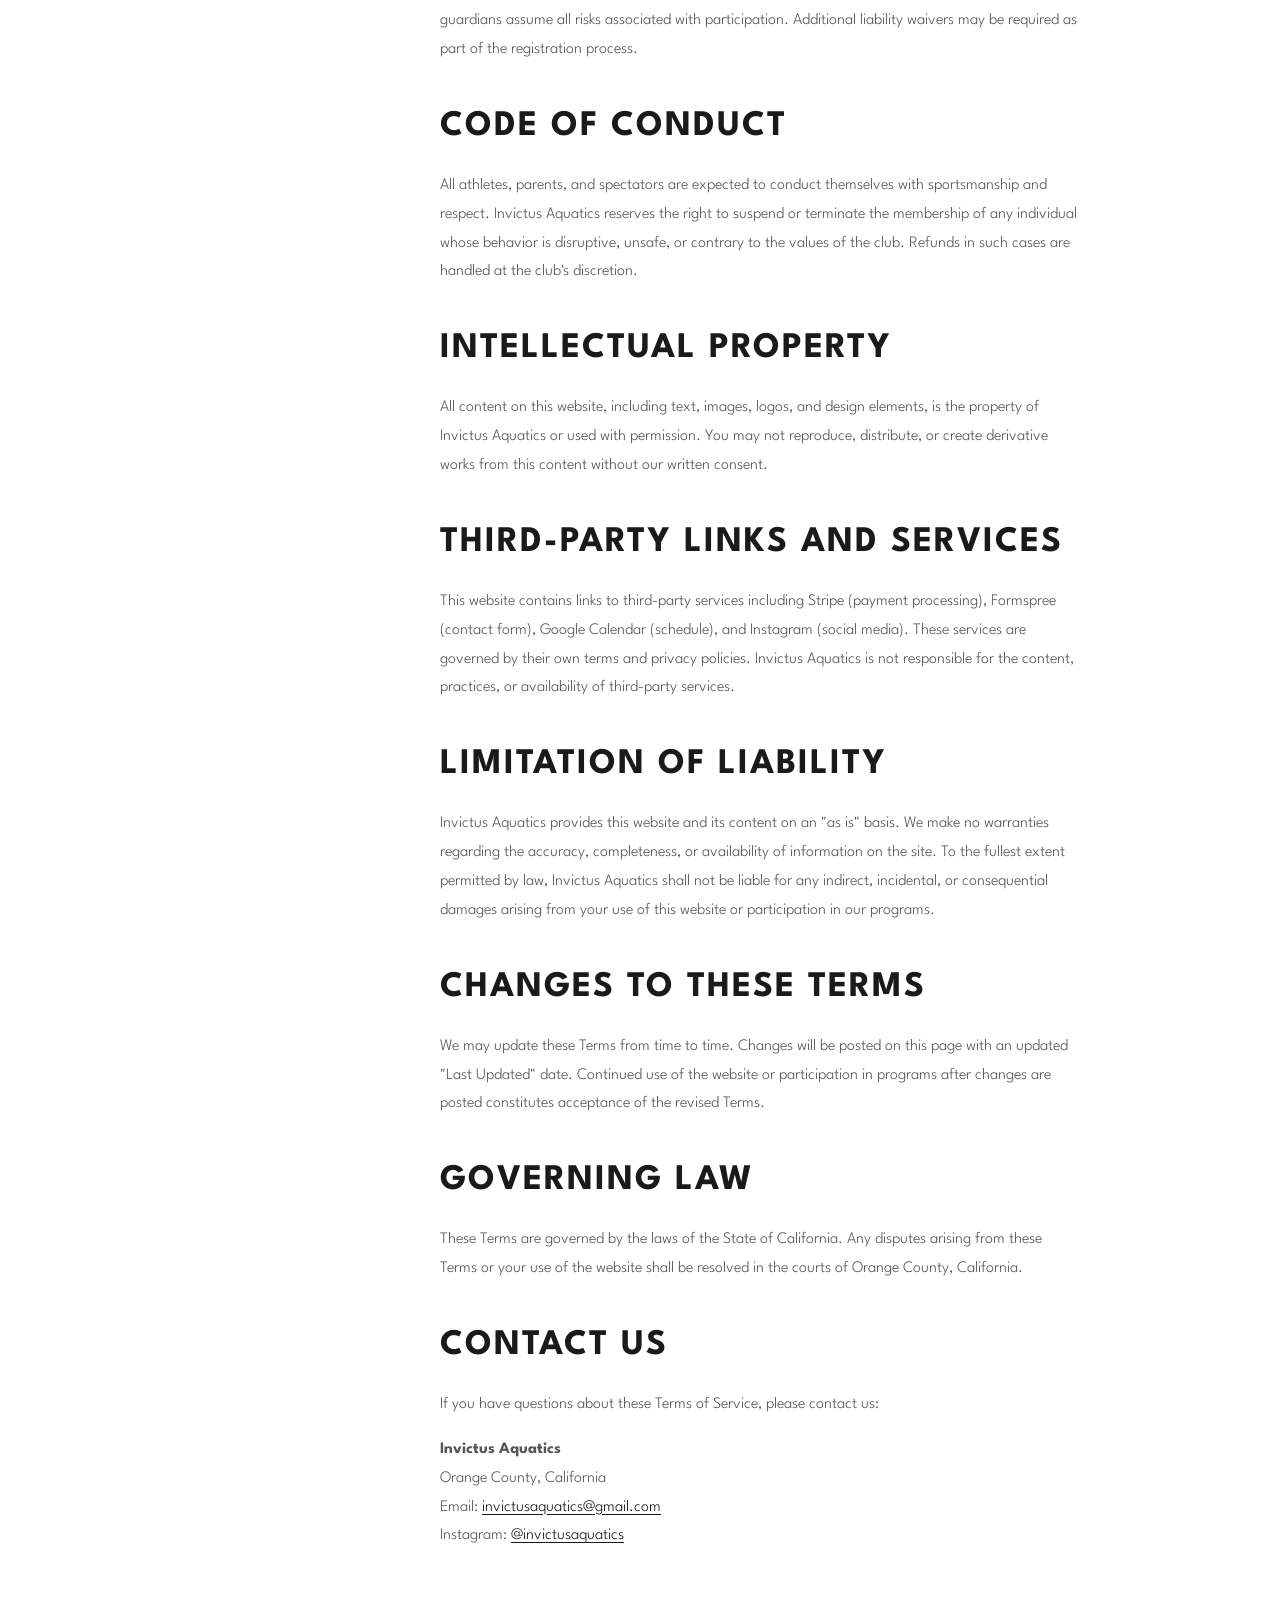
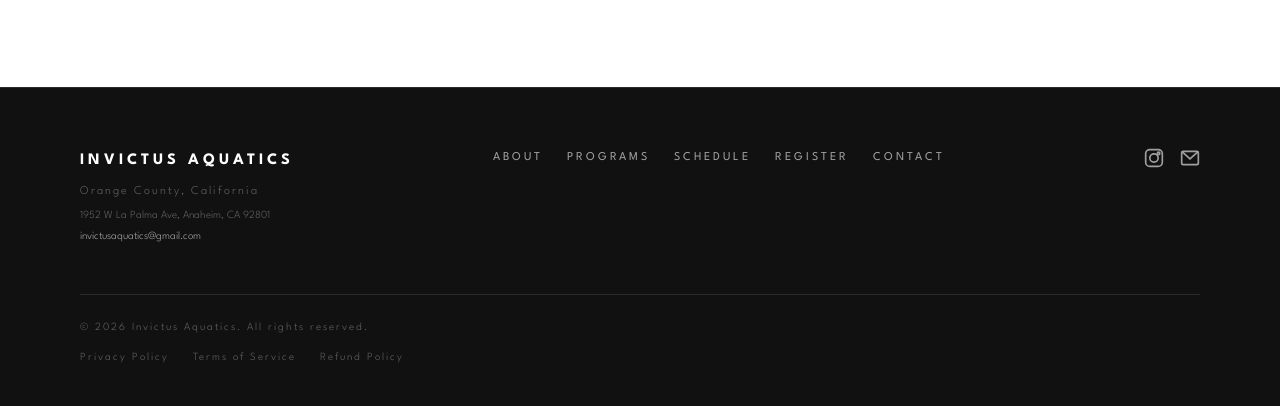
<file: terms.html>
<!DOCTYPE html>
<html lang="en">
<head>
  <meta charset="UTF-8">
  <meta name="viewport" content="width=device-width, initial-scale=1.0">
  <title>Terms of Service | Invictus Aquatics Water Polo | Orange County, CA</title>
  <meta name="description" content="Terms of Service for Invictus Aquatics water polo club in Orange County, California. Review the terms governing use of our website and registration for programs.">
  <link rel="canonical" href="https://invictusaquatics.com/terms.html">
  <link rel="icon" type="image/png" href="/images/logo.png">

  <!-- Open Graph -->
  <meta property="og:title" content="Terms of Service | Invictus Aquatics Water Polo">
  <meta property="og:description" content="Terms of Service for Invictus Aquatics water polo club. Review the terms governing use of our website and program registration.">
  <meta property="og:type" content="website">
  <meta property="og:url" content="https://invictusaquatics.com/terms.html">
  <meta property="og:image" content="https://invictusaquatics.com/images/logo.png">

  <!-- Breadcrumb Schema -->
  <script type="application/ld+json">
  {
    "@context": "https://schema.org",
    "@type": "BreadcrumbList",
    "itemListElement": [
      {
        "@type": "ListItem",
        "position": 1,
        "name": "Home",
        "item": "https://invictusaquatics.com/"
      },
      {
        "@type": "ListItem",
        "position": 2,
        "name": "Terms of Service",
        "item": "https://invictusaquatics.com/terms.html"
      }
    ]
  }
  </script>

  <link rel="preconnect" href="https://fonts.googleapis.com">
  <link rel="preconnect" href="https://fonts.gstatic.com" crossorigin>
  <link href="https://fonts.googleapis.com/css2?family=League+Spartan:wght@300;400;500;600;700;800&display=swap" rel="stylesheet">
  <link rel="stylesheet" href="styles.css">
</head>
<body>
  <!-- Navigation -->
  <nav class="navbar">
    <div class="nav-container">
      <a href="/" class="logo">
        <img src="/images/logo.png" alt="Invictus Aquatics" class="logo-img">
      </a>
      <button class="hamburger" aria-label="Toggle navigation menu" aria-expanded="false">
        <span class="hamburger-line"></span>
        <span class="hamburger-line"></span>
        <span class="hamburger-line"></span>
      </button>
      <div class="nav-links">
        <a href="/about.html">About</a>
        <a href="/programs.html">Programs</a>
        <a href="/schedule.html">Schedule</a>
        <a href="/register.html">Register</a>
        <a href="/contact.html">Contact</a>
      </div>
    </div>
  </nav>

  <main>
    <!-- Page Hero -->
    <section class="page-hero page-hero-short">
      <div class="hero-overlay"></div>
      <div class="page-hero-content">
        <h1 class="page-hero-title">TERMS OF SERVICE</h1>
        <nav class="breadcrumb" aria-label="Breadcrumb">
          <a href="/">Home</a> <span class="breadcrumb-sep">/</span> <span>Terms of Service</span>
        </nav>
      </div>
    </section>

    <section class="section">
      <div class="container">
        <div class="section-grid">
          <div class="section-label">
            <span class="label-tag">TERMS</span>
            <h2>SERVICE</h2>
          </div>
          <div class="section-content legal-content">
            <p class="content-text"><strong>Effective Date:</strong> January 1, 2026</p>
            <p class="content-text"><strong>Last Updated:</strong> May 27, 2026</p>

            <p class="content-text">
              These Terms of Service ("Terms") govern your use of the Invictus Aquatics website at <a href="https://invictusaquatics.com">invictusaquatics.com</a> and your participation in programs operated by Invictus Aquatics. By accessing our website or registering for any program, you agree to be bound by these Terms.
            </p>

            <h3 class="content-heading">ABOUT INVICTUS AQUATICS</h3>
            <p class="content-text">
              Invictus Aquatics is a competitive water polo club based in Orange County, California, serving youth athletes (ages 16 and under, 18 and under) and adult players through our Crest Masters program. The club was founded in 2026 and operates at pool facilities throughout Orange County.
            </p>

            <h3 class="content-heading">USE OF THE WEBSITE</h3>
            <p class="content-text">
              You may use this website to learn about our programs, view our schedule, submit inquiries through the contact form, and register for programs via our payment links. You agree not to use this website for any unlawful purpose or in any way that could damage, disable, or impair the site.
            </p>

            <h3 class="content-heading">REGISTRATION AND PAYMENTS</h3>
            <p class="content-text">
              Registration for Invictus Aquatics programs is completed online. When you click a registration or payment link, you are redirected to <a href="https://stripe.com" target="_blank" rel="noopener">Stripe</a> (buy.stripe.com), a secure third-party payment processor, to complete your transaction. Invictus Aquatics does not collect or store credit card or banking information.
            </p>
            <p class="content-text">
              By registering, you confirm that all information you provide is accurate and that you are authorized to use the payment method submitted. For youth athletes, a parent or legal guardian must complete registration.
            </p>
            <p class="content-text">
              Registration constitutes agreement to our <a href="/refund.html">Refund and Cancellation Policy</a>.
            </p>

            <h3 class="content-heading">ASSUMPTION OF RISK</h3>
            <p class="content-text">
              Water polo is a physically demanding contact sport. By registering for or participating in any Invictus Aquatics program, you acknowledge the inherent risks associated with the sport, including but not limited to physical contact, fatigue, and water-related hazards. Participants and their parents or guardians assume all risks associated with participation. Additional liability waivers may be required as part of the registration process.
            </p>

            <h3 class="content-heading">CODE OF CONDUCT</h3>
            <p class="content-text">
              All athletes, parents, and spectators are expected to conduct themselves with sportsmanship and respect. Invictus Aquatics reserves the right to suspend or terminate the membership of any individual whose behavior is disruptive, unsafe, or contrary to the values of the club. Refunds in such cases are handled at the club's discretion.
            </p>

            <h3 class="content-heading">INTELLECTUAL PROPERTY</h3>
            <p class="content-text">
              All content on this website, including text, images, logos, and design elements, is the property of Invictus Aquatics or used with permission. You may not reproduce, distribute, or create derivative works from this content without our written consent.
            </p>

            <h3 class="content-heading">THIRD-PARTY LINKS AND SERVICES</h3>
            <p class="content-text">
              This website contains links to third-party services including Stripe (payment processing), Formspree (contact form), Google Calendar (schedule), and Instagram (social media). These services are governed by their own terms and privacy policies. Invictus Aquatics is not responsible for the content, practices, or availability of third-party services.
            </p>

            <h3 class="content-heading">LIMITATION OF LIABILITY</h3>
            <p class="content-text">
              Invictus Aquatics provides this website and its content on an "as is" basis. We make no warranties regarding the accuracy, completeness, or availability of information on the site. To the fullest extent permitted by law, Invictus Aquatics shall not be liable for any indirect, incidental, or consequential damages arising from your use of this website or participation in our programs.
            </p>

            <h3 class="content-heading">CHANGES TO THESE TERMS</h3>
            <p class="content-text">
              We may update these Terms from time to time. Changes will be posted on this page with an updated "Last Updated" date. Continued use of the website or participation in programs after changes are posted constitutes acceptance of the revised Terms.
            </p>

            <h3 class="content-heading">GOVERNING LAW</h3>
            <p class="content-text">
              These Terms are governed by the laws of the State of California. Any disputes arising from these Terms or your use of the website shall be resolved in the courts of Orange County, California.
            </p>

            <h3 class="content-heading">CONTACT US</h3>
            <p class="content-text">
              If you have questions about these Terms of Service, please contact us:
            </p>
            <p class="content-text">
              <strong>Invictus Aquatics</strong><br>
              Orange County, California<br>
              Email: <a href="mailto:invictusaquatics@gmail.com">invictusaquatics@gmail.com</a><br>
              Instagram: <a href="https://www.instagram.com/invictusaquatics/" target="_blank" rel="noopener">@invictusaquatics</a>
            </p>
          </div>
        </div>
      </div>
    </section>
  </main>

  <!-- Footer -->
  <footer class="footer">
    <div class="container">
      <div class="footer-grid">
        <div class="footer-brand">
          <span class="footer-logo">INVICTUS AQUATICS</span>
          <p class="footer-location">Orange County, California</p>
          <p class="footer-address">1952 W La Palma Ave, Anaheim, CA 92801</p>
          <p class="footer-phone"><a href="mailto:invictusaquatics@gmail.com">invictusaquatics@gmail.com</a></p>
        </div>
        <div class="footer-links">
          <a href="/about.html">About</a>
          <a href="/programs.html">Programs</a>
          <a href="/schedule.html">Schedule</a>
          <a href="/register.html">Register</a>
          <a href="/contact.html">Contact</a>
        </div>
        <div class="footer-social">
          <a href="https://www.instagram.com/invictusaquatics/" target="_blank" rel="noopener" aria-label="Instagram" class="social-link">
            <svg width="20" height="20" viewBox="0 0 24 24" fill="none" stroke="currentColor" stroke-width="2">
              <rect x="2" y="2" width="20" height="20" rx="5"/>
              <circle cx="12" cy="12" r="5"/>
              <circle cx="17.5" cy="6.5" r="1.5"/>
            </svg>
          </a>
          <a href="mailto:invictusaquatics@gmail.com" aria-label="Email" class="social-link">
            <svg width="20" height="20" viewBox="0 0 24 24" fill="none" stroke="currentColor" stroke-width="2">
              <rect x="2" y="4" width="20" height="16" rx="2"/>
              <path d="M22 4L12 13L2 4"/>
            </svg>
          </a>
        </div>
      </div>
      <div class="footer-bottom">
        <p>&copy; 2026 Invictus Aquatics. All rights reserved.</p>
        <div class="footer-legal">
          <a href="/privacy.html">Privacy Policy</a>
          <a href="/terms.html">Terms of Service</a>
          <a href="/refund.html">Refund Policy</a>
        </div>
      </div>
    </div>
  </footer>

  <script src="script.js"></script>
</body>
</html>
</file>
<file: styles.css>
/* ===== RESET & BASE ===== */
*, *::before, *::after {
  margin: 0;
  padding: 0;
  box-sizing: border-box;
}

:root {
  --bg-primary: #111111;
  --bg-secondary: #161616;
  --bg-card: #1a1a1a;
  --bg-light: #ffffff;
  --bg-light-alt: #f5f5f5;
  --bg-light-card: #ffffff;
  --text-primary: #fefefe;
  --text-dark: #1a1a1a;
  --text-dark-secondary: #555555;
  --text-dark-muted: #888888;
  --text-secondary: #a0a0a0;
  --text-muted: #606060;
  --accent: #ffffff;
  --border: #2a2a2a;
  --border-light: #e0e0e0;
  --font-primary: 'League Spartan', 'Helvetica Neue', Arial, sans-serif;
}

html {
  scroll-behavior: smooth;
  overflow-x: hidden;
}

body {
  font-family: var(--font-primary);
  background-color: var(--bg-primary);
  color: var(--text-primary);
  line-height: 1.6;
  -webkit-font-smoothing: antialiased;
  -moz-osx-font-smoothing: grayscale;
}

body.nav-overlay-active {
  overflow: hidden;
}

a {
  color: var(--text-primary);
  text-decoration: none;
  transition: opacity 0.3s ease;
}

a:hover {
  opacity: 0.7;
}

.container {
  max-width: 1200px;
  margin: 0 auto;
  padding: 0 40px;
}

/* ===== NAVBAR ===== */
.navbar {
  position: fixed;
  top: 0;
  left: 0;
  right: 0;
  z-index: 100;
  padding: 24px 0;
  transition: background-color 0.3s ease, padding 0.3s ease;
}

.navbar.scrolled {
  background-color: rgba(17, 17, 17, 0.95);
  backdrop-filter: blur(10px);
  padding: 16px 0;
  border-bottom: 1px solid var(--border);
}

.nav-container {
  max-width: 1200px;
  margin: 0 auto;
  padding: 0 40px;
  display: flex;
  justify-content: space-between;
  align-items: center;
}

.logo {
  display: flex;
  align-items: center;
  z-index: 110;
}

.logo-img {
  height: 52px;
  width: auto;
  transition: opacity 0.3s ease;
}

.logo:hover .logo-img {
  opacity: 0.8;
}

.nav-links {
  display: flex;
  gap: 28px;
}

.nav-links a {
  font-size: 12px;
  font-weight: 500;
  letter-spacing: 3px;
  text-transform: uppercase;
  color: var(--text-secondary);
  transition: color 0.3s ease;
}

.nav-links a:hover,
.nav-links a.active {
  color: var(--text-primary);
  opacity: 1;
}

/* ===== HAMBURGER MENU ===== */
.hamburger {
  display: none;
  flex-direction: column;
  justify-content: center;
  align-items: center;
  gap: 6px;
  width: 40px;
  height: 40px;
  background: none;
  border: none;
  cursor: pointer;
  z-index: 110;
  padding: 0;
}

.hamburger-line {
  display: block;
  width: 24px;
  height: 1.5px;
  background-color: var(--text-primary);
  transition: transform 0.3s ease, opacity 0.3s ease;
}

.hamburger-active .hamburger-line:nth-child(1) {
  transform: translateY(7.5px) rotate(45deg);
}

.hamburger-active .hamburger-line:nth-child(2) {
  opacity: 0;
}

.hamburger-active .hamburger-line:nth-child(3) {
  transform: translateY(-7.5px) rotate(-45deg);
}

/* ===== HERO (HOMEPAGE) ===== */
.hero {
  position: relative;
  height: 100vh;
  min-height: 700px;
  display: flex;
  align-items: center;
  justify-content: center;
  overflow: hidden;
  background: var(--bg-primary);
}

.hero-bg {
  position: absolute;
  inset: 0;
  z-index: 0;
}

.hero-bg-img {
  width: 100%;
  height: 100%;
  object-fit: cover;
  object-position: center top;
  opacity: 0.25;
  filter: saturate(0.3);
}

.hero-overlay {
  position: absolute;
  inset: 0;
  background: linear-gradient(
    180deg,
    rgba(17, 17, 17, 0.6) 0%,
    rgba(10, 15, 30, 0.4) 40%,
    rgba(17, 17, 17, 0.85) 100%
  );
  z-index: 1;
}

.hero-content {
  position: relative;
  z-index: 2;
  text-align: center;
  padding: 0 24px;
}

.hero-crest {
  width: clamp(180px, 30vw, 320px);
  height: auto;
  margin-bottom: 32px;
  filter: drop-shadow(0 4px 40px rgba(0, 0, 0, 0.5));
  animation: crestFadeIn 1.2s ease-out;
}

@keyframes crestFadeIn {
  from { opacity: 0; transform: scale(0.9) translateY(20px); }
  to { opacity: 1; transform: scale(1) translateY(0); }
}

.hero-subtitle {
  font-size: clamp(14px, 2vw, 20px);
  font-weight: 500;
  letter-spacing: 10px;
  color: var(--text-secondary);
  margin-bottom: 20px;
}

.hero-divider {
  width: 60px;
  height: 1px;
  background: var(--text-secondary);
  margin: 0 auto 20px;
}

.hero-values {
  font-size: clamp(11px, 1.5vw, 14px);
  font-weight: 400;
  letter-spacing: 6px;
  color: var(--text-secondary);
  margin-bottom: 12px;
}

.btn-hero {
  display: inline-block;
  margin-top: 24px;
  padding: 16px 48px;
  font-family: var(--font-primary);
  font-size: 12px;
  font-weight: 600;
  letter-spacing: 4px;
  text-transform: uppercase;
  color: var(--bg-primary);
  background: var(--text-primary);
  border: 1px solid var(--text-primary);
  text-decoration: none;
  transition: all 0.3s ease;
}

.btn-hero:hover {
  background: transparent;
  color: var(--text-primary);
  opacity: 1;
}

.btn-hero-secondary {
  background: transparent;
  color: var(--text-primary);
  border: 1px solid var(--text-primary);
  margin-left: 12px;
}

.btn-hero-secondary:hover {
  background: var(--text-primary);
  color: var(--bg-primary);
}

.scroll-indicator {
  position: absolute;
  bottom: 40px;
  left: 50%;
  transform: translateX(-50%);
  z-index: 2;
  display: flex;
  flex-direction: column;
  align-items: center;
  gap: 12px;
}

.scroll-indicator span {
  font-size: 10px;
  letter-spacing: 3px;
  color: var(--text-muted);
}

.scroll-line {
  width: 1px;
  height: 40px;
  background: var(--text-muted);
  animation: scrollPulse 2s ease-in-out infinite;
}

@keyframes scrollPulse {
  0%, 100% { opacity: 0.3; transform: scaleY(0.5); }
  50% { opacity: 1; transform: scaleY(1); }
}

/* ===== PAGE HERO (SUBPAGES) ===== */
.page-hero {
  position: relative;
  height: 40vh;
  min-height: 300px;
  max-height: 450px;
  display: flex;
  align-items: center;
  justify-content: center;
  overflow: hidden;
  background: var(--bg-primary);
}

.page-hero-bg {
  position: absolute;
  inset: 0;
  z-index: 0;
}

.page-hero-content {
  position: relative;
  z-index: 2;
  text-align: center;
  padding: 40px 24px 0;
}

.page-hero-title {
  font-size: clamp(28px, 5vw, 56px);
  font-weight: 800;
  letter-spacing: 8px;
  text-transform: uppercase;
  margin-bottom: 16px;
}

/* ===== BREADCRUMB ===== */
.breadcrumb {
  font-size: 12px;
  font-weight: 400;
  letter-spacing: 3px;
  text-transform: uppercase;
  color: var(--text-muted);
}

.breadcrumb a {
  color: var(--text-secondary);
  transition: color 0.3s ease;
}

.breadcrumb a:hover {
  color: var(--text-primary);
  opacity: 1;
}

.breadcrumb-sep {
  margin: 0 8px;
  color: var(--text-muted);
}

/* ===== SECTIONS ===== */
.section {
  padding: 120px 0;
  border-top: 1px solid var(--border-light);
  background: var(--bg-light);
  color: var(--text-dark);
}

.section-light-alt {
  background: var(--bg-light-alt);
}

.section-dark {
  background: var(--bg-primary);
  color: var(--text-primary);
  border-top-color: var(--border);
}

.section-dark-alt {
  background: var(--bg-secondary);
  color: var(--text-primary);
  border-top-color: var(--border);
}

.alt-bg {
  background: var(--bg-light-alt);
}

/* ===== LIGHT SECTION OVERRIDES ===== */
.section .section-label h2 {
  color: var(--text-dark-muted);
}

.section .label-tag {
  color: var(--text-dark-muted);
}

.section .content-heading {
  color: var(--text-dark);
}

.section .content-text {
  color: var(--text-dark-secondary);
}

.section .content-text a {
  color: var(--text-dark);
}

.section .content-divider {
  background: var(--border-light);
}

.section .stats-row {
  border-top-color: var(--border-light);
}

.section .stat-number {
  color: var(--text-dark);
}

.section .stat-label {
  color: var(--text-dark-muted);
}

.section .feature-card {
  background: var(--bg-light-card);
  border-color: var(--border-light);
}

.section .feature-card:hover {
  border-color: var(--text-dark-muted);
}

.section .feature-number {
  color: var(--text-dark-muted);
}

.section .feature-card h4 {
  color: var(--text-dark);
}

.section .feature-card p {
  color: var(--text-dark-secondary);
}

.section .btn-section-link {
  color: var(--text-dark);
  border-color: var(--border-light);
}

.section .btn-section-link:hover {
  border-color: var(--text-dark);
}

.section .value-card {
  background: var(--bg-light-card);
  border-color: var(--border-light);
}

.section .value-card:hover {
  border-color: var(--text-dark-muted);
}

.section .value-card h4 {
  color: var(--text-dark);
}

.section .value-card p {
  color: var(--text-dark-secondary);
}

.section .photo-figure figcaption {
  color: var(--text-dark-muted);
}

.section .photo-figure .section-photo {
  border-color: var(--border-light);
}

.section .location-card {
  background: var(--bg-light-card);
  border-color: var(--border-light);
}

.section .location-card h4 {
  color: var(--text-dark);
}

.section .location-address {
  color: var(--text-dark-secondary);
}

.section .calendar-embed {
  border-color: var(--border-light);
  background: var(--bg-light-card);
}

.section .schedule-table thead {
  border-bottom-color: var(--border-light);
}

.section .schedule-table th {
  color: var(--text-dark-muted);
}

.section .schedule-table td {
  color: var(--text-dark-secondary);
  border-bottom-color: var(--border-light);
}

.section .schedule-table td strong {
  color: var(--text-dark);
}

.section .schedule-table tbody tr:hover {
  background: rgba(0, 0, 0, 0.02);
}

.section .event-card {
  background: var(--bg-light-card);
  border-color: var(--border-light);
}

.section .event-card:hover {
  border-color: var(--text-dark-muted);
}

.section .event-month {
  color: var(--text-dark);
}

.section .event-day {
  color: var(--text-dark-muted);
}

.section .event-details h4 {
  color: var(--text-dark);
}

.section .event-details p {
  color: var(--text-dark-secondary);
}

.section .event-location {
  color: var(--text-dark-muted);
}

.section .expect-item {
  background: var(--bg-light-card);
  border-color: var(--border-light);
}

.section .expect-item:hover {
  border-color: var(--text-dark-muted);
}

.section .expect-item h4 {
  color: var(--text-dark);
}

.section .expect-item p {
  color: var(--text-dark-secondary);
}

.section .faq-item {
  border-bottom-color: var(--border-light);
}

.section .faq-item:first-child {
  border-top-color: var(--border-light);
}

.section .faq-question {
  color: var(--text-dark);
}

.section .faq-question::after {
  color: var(--text-dark-muted);
}

.section .faq-question:hover {
  color: var(--text-dark-secondary);
}

.section .faq-answer p {
  color: var(--text-dark-secondary);
}

.section .faq-answer a {
  color: var(--text-dark);
}

.section .contact-info-item {
  background: var(--bg-light-card);
  border-color: var(--border-light);
}

.section .contact-info-item h4 {
  color: var(--text-dark);
}

.section .contact-info-item p {
  color: var(--text-dark-secondary);
}

.section .social-link-large {
  border-color: var(--border-light);
  color: var(--text-dark-secondary);
}

.section .social-link-large:hover {
  border-color: var(--text-dark);
  color: var(--text-dark);
}

.section .step-item {
  background: var(--bg-light-card);
  border-color: var(--border-light);
}

.section .step-item:hover {
  border-color: var(--text-dark-muted);
}

.section .step-number {
  color: var(--text-dark-muted);
}

.section .step-item h4 {
  color: var(--text-dark);
}

.section .step-item p {
  color: var(--text-dark-secondary);
}

/* Form inputs on light backgrounds */
.section .form-group input,
.section .form-group textarea {
  color: var(--text-dark);
  border-bottom-color: var(--border-light);
}

.section .form-group input::placeholder,
.section .form-group textarea::placeholder {
  color: var(--text-dark-muted);
}

.section .form-group input:focus,
.section .form-group textarea:focus {
  border-color: var(--text-dark-secondary);
}

.section .btn-submit {
  color: var(--bg-light);
  background: var(--text-dark);
  border-color: var(--text-dark);
}

.section .btn-submit:hover {
  background: transparent;
  color: var(--text-dark);
}

/* Registration cards on light backgrounds */
.section .reg-card {
  background: var(--bg-light-card);
  border-color: var(--border-light);
}

.section .reg-card:hover {
  border-color: var(--text-dark-muted);
}

.section .reg-age {
  color: var(--text-dark);
}

.section .reg-card-header {
  border-bottom-color: var(--border-light);
}

.section .reg-season {
  color: var(--text-dark-muted);
}

.section .reg-title {
  color: var(--text-dark);
}

.section .reg-desc {
  color: var(--text-dark-secondary);
}

.section .btn-register {
  color: var(--bg-light);
  background: var(--text-dark);
  border-color: var(--text-dark);
}

.section .btn-register:hover {
  background: transparent;
  color: var(--text-dark);
}

.reg-btn-group {
  display: flex;
  gap: 12px;
  margin-top: 16px;
}

.reg-btn-group .btn-register {
  flex: 1;
  text-align: center;
}

/* ===== DARK SECTION OVERRIDES (restore dark styling) ===== */
.section-dark .section-label h2,
.section-dark-alt .section-label h2 {
  color: var(--text-secondary);
}

.section-dark .label-tag,
.section-dark-alt .label-tag {
  color: var(--text-muted);
}

.section-dark .content-heading,
.section-dark-alt .content-heading {
  color: var(--text-primary);
}

.section-dark .content-text,
.section-dark-alt .content-text {
  color: var(--text-secondary);
}

.section-dark .content-text a,
.section-dark-alt .content-text a {
  color: var(--text-primary);
}

.section-dark .content-divider,
.section-dark-alt .content-divider {
  background: var(--border);
}

.section-dark .stats-row,
.section-dark-alt .stats-row {
  border-top-color: var(--border);
}

.section-dark .stat-number,
.section-dark-alt .stat-number {
  color: var(--text-primary);
}

.section-dark .stat-label,
.section-dark-alt .stat-label {
  color: var(--text-muted);
}

.section-dark .feature-card,
.section-dark-alt .feature-card {
  background: var(--bg-card);
  border-color: var(--border);
}

.section-dark .feature-card:hover,
.section-dark-alt .feature-card:hover {
  border-color: var(--text-muted);
}

.section-dark .feature-number,
.section-dark-alt .feature-number {
  color: var(--text-muted);
}

.section-dark .feature-card h4,
.section-dark-alt .feature-card h4 {
  color: var(--text-primary);
}

.section-dark .feature-card p,
.section-dark-alt .feature-card p {
  color: var(--text-secondary);
}

.section-dark .btn-section-link,
.section-dark-alt .btn-section-link {
  color: var(--text-primary);
  border-color: var(--border);
}

.section-dark .btn-section-link:hover,
.section-dark-alt .btn-section-link:hover {
  border-color: var(--text-primary);
}

.section-dark .reg-card,
.section-dark-alt .reg-card {
  background: var(--bg-primary);
  border-color: var(--border);
}

.section-dark .reg-card:hover,
.section-dark-alt .reg-card:hover {
  border-color: var(--text-muted);
}

.section-dark .reg-age,
.section-dark-alt .reg-age {
  color: var(--text-primary);
}

.section-dark .reg-card-header,
.section-dark-alt .reg-card-header {
  border-bottom-color: var(--border);
}

.section-dark .reg-season,
.section-dark-alt .reg-season {
  color: var(--text-muted);
}

.section-dark .reg-title,
.section-dark-alt .reg-title {
  color: var(--text-primary);
}

.section-dark .reg-desc,
.section-dark-alt .reg-desc {
  color: var(--text-secondary);
}

.section-dark .btn-register,
.section-dark-alt .btn-register {
  color: var(--bg-primary);
  background: var(--text-primary);
  border-color: var(--text-primary);
}

.section-dark .btn-register:hover,
.section-dark-alt .btn-register:hover {
  background: transparent;
  color: var(--text-primary);
}

.section-dark .value-card,
.section-dark-alt .value-card {
  background: var(--bg-card);
  border-color: var(--border);
}

.section-dark .value-card:hover,
.section-dark-alt .value-card:hover {
  border-color: var(--text-muted);
}

.section-dark .value-card h4,
.section-dark-alt .value-card h4 {
  color: var(--text-primary);
}

.section-dark .value-card p,
.section-dark-alt .value-card p {
  color: var(--text-secondary);
}

.section-dark .photo-figure figcaption,
.section-dark-alt .photo-figure figcaption {
  color: var(--text-muted);
}

/* ===== INSTAGRAM CAROUSEL ===== */
.insta-carousel-wrapper {
  position: relative;
  margin: 32px 0;
  overflow: hidden;
}

.insta-carousel {
  display: flex;
  gap: 16px;
  overflow-x: auto;
  scroll-behavior: smooth;
  scrollbar-width: none;
  -ms-overflow-style: none;
  padding: 4px 0;
  max-width: 100%;
}

.insta-carousel::-webkit-scrollbar {
  display: none;
}

.insta-card {
  position: relative;
  flex: 0 0 280px;
  height: 280px;
  overflow: hidden;
  border-radius: 4px;
  display: block;
}

.insta-card img {
  width: 100%;
  height: 100%;
  object-fit: cover;
  transition: transform 0.4s ease;
}

.insta-card:hover img {
  transform: scale(1.08);
}

.insta-overlay {
  position: absolute;
  inset: 0;
  background: rgba(0, 0, 0, 0.0);
  display: flex;
  align-items: center;
  justify-content: center;
  transition: background 0.3s ease;
}

.insta-overlay svg {
  color: white;
  opacity: 0;
  transform: scale(0.8);
  transition: opacity 0.3s ease, transform 0.3s ease;
}

.insta-card:hover .insta-overlay {
  background: rgba(0, 0, 0, 0.4);
}

.insta-card:hover .insta-overlay svg {
  opacity: 1;
  transform: scale(1);
}

.insta-arrow {
  position: absolute;
  top: 50%;
  transform: translateY(-50%);
  z-index: 5;
  width: 44px;
  height: 44px;
  border-radius: 50%;
  border: 1px solid var(--border-light);
  background: var(--bg-light);
  color: var(--text-dark);
  font-size: 24px;
  line-height: 1;
  cursor: pointer;
  display: flex;
  align-items: center;
  justify-content: center;
  transition: all 0.3s ease;
  box-shadow: 0 2px 8px rgba(0,0,0,0.1);
}

.insta-arrow:hover {
  background: var(--text-dark);
  color: var(--bg-light);
  border-color: var(--text-dark);
}

.insta-arrow-left {
  left: -22px;
}

.insta-arrow-right {
  right: -22px;
}

.btn-instagram {
  display: inline-flex;
  align-items: center;
  gap: 12px;
  padding: 14px 32px;
  font-family: var(--font-primary);
  font-size: 13px;
  font-weight: 600;
  letter-spacing: 3px;
  text-transform: uppercase;
  color: var(--bg-light);
  background: linear-gradient(135deg, #833AB4, #FD1D1D, #F77737);
  border: none;
  border-radius: 4px;
  text-decoration: none;
  transition: opacity 0.3s ease, transform 0.3s ease;
}

.btn-instagram:hover {
  opacity: 0.9;
  transform: translateY(-2px);
}

.btn-instagram svg {
  color: white;
}

.section-dark .photo-figure .section-photo,
.section-dark-alt .photo-figure .section-photo {
  border-color: var(--border);
}

.section-dark .location-card,
.section-dark-alt .location-card {
  background: var(--bg-card);
  border-color: var(--border);
}

.section-dark .location-card h4,
.section-dark-alt .location-card h4 {
  color: var(--text-primary);
}

.section-dark .location-address,
.section-dark-alt .location-address {
  color: var(--text-secondary);
}

.section-dark .calendar-embed,
.section-dark-alt .calendar-embed {
  border-color: var(--border);
  background: var(--bg-card);
}

.section-dark .schedule-table thead,
.section-dark-alt .schedule-table thead {
  border-bottom-color: var(--border);
}

.section-dark .schedule-table th,
.section-dark-alt .schedule-table th {
  color: var(--text-secondary);
}

.section-dark .schedule-table td,
.section-dark-alt .schedule-table td {
  color: var(--text-secondary);
  border-bottom-color: var(--border);
}

.section-dark .schedule-table td strong,
.section-dark-alt .schedule-table td strong {
  color: var(--text-primary);
}

.section-dark .schedule-table tbody tr:hover,
.section-dark-alt .schedule-table tbody tr:hover {
  background: rgba(255, 255, 255, 0.02);
}

.section-dark .event-card,
.section-dark-alt .event-card {
  background: var(--bg-card);
  border-color: var(--border);
}

.section-dark .event-card:hover,
.section-dark-alt .event-card:hover {
  border-color: var(--text-muted);
}

.section-dark .event-month,
.section-dark-alt .event-month {
  color: var(--text-secondary);
}

.section-dark .event-day,
.section-dark-alt .event-day {
  color: var(--text-muted);
}

.section-dark .event-details h4,
.section-dark-alt .event-details h4 {
  color: var(--text-primary);
}

.section-dark .event-details p,
.section-dark-alt .event-details p {
  color: var(--text-secondary);
}

.section-dark .event-location,
.section-dark-alt .event-location {
  color: var(--text-muted);
}

.section-dark .expect-item,
.section-dark-alt .expect-item {
  background: var(--bg-card);
  border-color: var(--border);
}

.section-dark .expect-item:hover,
.section-dark-alt .expect-item:hover {
  border-color: var(--text-muted);
}

.section-dark .expect-item h4,
.section-dark-alt .expect-item h4 {
  color: var(--text-primary);
}

.section-dark .expect-item p,
.section-dark-alt .expect-item p {
  color: var(--text-secondary);
}

.section-dark .faq-item,
.section-dark-alt .faq-item {
  border-bottom-color: var(--border);
}

.section-dark .faq-item:first-child,
.section-dark-alt .faq-item:first-child {
  border-top-color: var(--border);
}

.section-dark .faq-question,
.section-dark-alt .faq-question {
  color: var(--text-primary);
}

.section-dark .faq-question::after,
.section-dark-alt .faq-question::after {
  color: var(--text-muted);
}

.section-dark .faq-question:hover,
.section-dark-alt .faq-question:hover {
  color: var(--text-secondary);
}

.section-dark .faq-answer p,
.section-dark-alt .faq-answer p {
  color: var(--text-secondary);
}

.section-dark .faq-answer a,
.section-dark-alt .faq-answer a {
  color: var(--text-primary);
}

.section-dark .contact-info-item,
.section-dark-alt .contact-info-item {
  background: var(--bg-card);
  border-color: var(--border);
}

.section-dark .contact-info-item h4,
.section-dark-alt .contact-info-item h4 {
  color: var(--text-primary);
}

.section-dark .contact-info-item p,
.section-dark-alt .contact-info-item p {
  color: var(--text-secondary);
}

.section-dark .social-link-large,
.section-dark-alt .social-link-large {
  border-color: var(--border);
  color: var(--text-secondary);
}

.section-dark .social-link-large:hover,
.section-dark-alt .social-link-large:hover {
  border-color: var(--text-primary);
  color: var(--text-primary);
}

.section-dark .step-item,
.section-dark-alt .step-item {
  background: var(--bg-card);
  border-color: var(--border);
}

.section-dark .step-item:hover,
.section-dark-alt .step-item:hover {
  border-color: var(--text-muted);
}

.section-dark .step-number,
.section-dark-alt .step-number {
  color: var(--text-muted);
}

.section-dark .step-item h4,
.section-dark-alt .step-item h4 {
  color: var(--text-primary);
}

.section-dark .step-item p,
.section-dark-alt .step-item p {
  color: var(--text-secondary);
}

.section-dark .form-group input,
.section-dark-alt .form-group input,
.section-dark .form-group textarea,
.section-dark-alt .form-group textarea {
  color: var(--text-primary);
  border-bottom-color: var(--border);
}

.section-dark .form-group input::placeholder,
.section-dark-alt .form-group input::placeholder,
.section-dark .form-group textarea::placeholder,
.section-dark-alt .form-group textarea::placeholder {
  color: var(--text-muted);
}

.section-dark .form-group input:focus,
.section-dark-alt .form-group input:focus,
.section-dark .form-group textarea:focus,
.section-dark-alt .form-group textarea:focus {
  border-color: var(--text-secondary);
}

.section-dark .btn-submit,
.section-dark-alt .btn-submit {
  color: var(--bg-primary);
  background: var(--text-primary);
  border-color: var(--text-primary);
}

.section-dark .btn-submit:hover,
.section-dark-alt .btn-submit:hover {
  background: transparent;
  color: var(--text-primary);
}

.section-grid {
  display: grid;
  grid-template-columns: 280px 1fr;
  gap: 80px;
}

.section-content {
  min-width: 0;
}

.section-label {
  position: relative;
}

.label-tag {
  font-size: 12px;
  font-weight: 400;
  letter-spacing: 2px;
  color: var(--text-muted);
  display: block;
  margin-bottom: 12px;
}

.section-label h2 {
  font-size: 14px;
  font-weight: 600;
  letter-spacing: 4px;
  text-transform: uppercase;
  color: var(--text-secondary);
  position: sticky;
  top: 100px;
}

.content-heading {
  font-size: clamp(24px, 3vw, 36px);
  font-weight: 700;
  letter-spacing: 2px;
  line-height: 1.2;
  margin-bottom: 24px;
}

.content-text {
  font-size: 16px;
  font-weight: 300;
  line-height: 1.8;
  color: var(--text-secondary);
  margin-bottom: 16px;
  max-width: 640px;
}

.content-text a {
  color: var(--text-primary);
  text-decoration: underline;
  text-underline-offset: 3px;
}

.content-text a:hover {
  opacity: 0.7;
}

.content-divider {
  width: 60px;
  height: 1px;
  background: var(--border);
  margin: 60px 0;
}

/* ===== SECTION LINK BUTTON ===== */
.btn-section-link {
  display: inline-block;
  margin-top: 32px;
  padding: 14px 36px;
  font-family: var(--font-primary);
  font-size: 11px;
  font-weight: 600;
  letter-spacing: 4px;
  text-transform: uppercase;
  color: var(--text-primary);
  background: transparent;
  border: 1px solid var(--border);
  text-decoration: none;
  transition: all 0.3s ease;
}

.btn-section-link:hover {
  border-color: var(--text-primary);
  opacity: 1;
}

/* ===== STATS ===== */
.stats-row {
  display: flex;
  gap: 48px;
  margin-top: 48px;
  padding-top: 32px;
  border-top: 1px solid var(--border);
}

.stat {
  display: flex;
  flex-direction: column;
  gap: 8px;
}

.stat-number {
  font-size: 28px;
  font-weight: 700;
  letter-spacing: 2px;
}

.stat-label {
  font-size: 10px;
  font-weight: 400;
  letter-spacing: 3px;
  color: var(--text-muted);
}

/* ===== FEATURES ===== */
.features-grid {
  display: grid;
  grid-template-columns: 1fr 1fr;
  gap: 32px;
}

.feature-card {
  background: var(--bg-card);
  border: 1px solid var(--border);
  padding: 40px;
  transition: border-color 0.3s ease, transform 0.3s ease;
}

.feature-card:hover {
  border-color: var(--text-muted);
  transform: translateY(-2px);
}

.feature-number {
  font-size: 11px;
  font-weight: 400;
  letter-spacing: 2px;
  color: var(--text-muted);
  display: block;
  margin-bottom: 16px;
}

.feature-card h4 {
  font-size: 16px;
  font-weight: 600;
  letter-spacing: 3px;
  margin-bottom: 12px;
}

.feature-card p {
  font-size: 14px;
  font-weight: 300;
  line-height: 1.7;
  color: var(--text-secondary);
}

/* ===== VALUES GRID ===== */
.values-grid {
  display: grid;
  grid-template-columns: 1fr;
  gap: 32px;
  margin-top: 40px;
}

.value-card {
  background: var(--bg-card);
  border: 1px solid var(--border);
  padding: 40px;
  transition: border-color 0.3s ease;
}

.value-card:hover {
  border-color: var(--text-muted);
}

.value-card h4 {
  font-size: 16px;
  font-weight: 700;
  letter-spacing: 4px;
  margin-bottom: 16px;
}

.value-card p {
  font-size: 14px;
  font-weight: 300;
  line-height: 1.8;
  color: var(--text-secondary);
}

/* ===== REGISTRATION ===== */
.registration-section {
  background: var(--bg-secondary);
  color: var(--text-primary);
  border-top-color: var(--border);
}

.reg-grid {
  display: grid;
  grid-template-columns: 1fr 1fr;
  gap: 24px;
  margin-top: 48px;
}

.reg-card {
  background: var(--bg-primary);
  border: 1px solid var(--border);
  padding: 36px;
  display: flex;
  flex-direction: column;
  transition: border-color 0.3s ease, transform 0.3s ease;
}

.reg-card:hover {
  border-color: var(--text-muted);
  transform: translateY(-2px);
}

.reg-card-header {
  display: flex;
  justify-content: space-between;
  align-items: center;
  margin-bottom: 20px;
  padding-bottom: 16px;
  border-bottom: 1px solid var(--border);
}

.reg-age {
  font-size: 24px;
  font-weight: 700;
  letter-spacing: 2px;
}

.reg-season {
  font-size: 10px;
  font-weight: 400;
  letter-spacing: 3px;
  color: var(--text-muted);
}

.reg-title {
  font-size: 14px;
  font-weight: 600;
  letter-spacing: 3px;
  text-transform: uppercase;
  margin-bottom: 8px;
}

.reg-desc {
  font-size: 14px;
  font-weight: 300;
  line-height: 1.7;
  color: var(--text-secondary);
  margin-bottom: 24px;
  flex-grow: 1;
}

.btn-register {
  display: block;
  text-align: center;
  padding: 14px 24px;
  font-family: var(--font-primary);
  font-size: 11px;
  font-weight: 600;
  letter-spacing: 4px;
  text-transform: uppercase;
  text-decoration: none;
  color: var(--bg-primary);
  background: var(--text-primary);
  border: 1px solid var(--text-primary);
  transition: all 0.3s ease;
}

.btn-register:hover {
  background: transparent;
  color: var(--text-primary);
  opacity: 1;
}

/* ===== HOW TO STEPS ===== */
.how-to-steps {
  margin-top: 48px;
  display: flex;
  flex-direction: column;
  gap: 32px;
}

.step-item {
  display: flex;
  gap: 24px;
  align-items: flex-start;
  padding: 32px;
  background: var(--bg-card);
  border: 1px solid var(--border);
  transition: border-color 0.3s ease;
}

.step-item:hover {
  border-color: var(--text-muted);
}

.step-number {
  font-size: 28px;
  font-weight: 700;
  letter-spacing: 2px;
  color: var(--text-muted);
  flex-shrink: 0;
  line-height: 1;
}

.step-item h4 {
  font-size: 14px;
  font-weight: 600;
  letter-spacing: 3px;
  text-transform: uppercase;
  margin-bottom: 8px;
}

.step-item p {
  font-size: 14px;
  font-weight: 300;
  line-height: 1.7;
  color: var(--text-secondary);
}

/* ===== EVENTS ===== */
.events-list {
  display: flex;
  flex-direction: column;
  gap: 24px;
  margin-top: 40px;
}

.event-card {
  display: flex;
  gap: 32px;
  padding: 36px;
  background: var(--bg-card);
  border: 1px solid var(--border);
  transition: border-color 0.3s ease;
}

.event-card:hover {
  border-color: var(--text-muted);
}

.event-date {
  display: flex;
  flex-direction: column;
  align-items: center;
  justify-content: center;
  min-width: 80px;
  flex-shrink: 0;
}

.event-month {
  font-size: 12px;
  font-weight: 600;
  letter-spacing: 3px;
  color: var(--text-secondary);
}

.event-day {
  font-size: 11px;
  font-weight: 400;
  letter-spacing: 2px;
  color: var(--text-muted);
  margin-top: 4px;
}

.event-details h4 {
  font-size: 16px;
  font-weight: 600;
  letter-spacing: 3px;
  margin-bottom: 12px;
}

.event-details p {
  font-size: 14px;
  font-weight: 300;
  line-height: 1.7;
  color: var(--text-secondary);
  margin-bottom: 12px;
}

.event-location {
  font-size: 11px;
  font-weight: 400;
  letter-spacing: 3px;
  color: var(--text-muted);
  text-transform: uppercase;
}

/* ===== SCHEDULE TABLE ===== */
.schedule-table-wrapper {
  margin-top: 40px;
  overflow-x: auto;
  -webkit-overflow-scrolling: touch;
}

.schedule-table {
  width: 100%;
  border-collapse: collapse;
  min-width: 500px;
}

.schedule-table thead {
  border-bottom: 2px solid var(--border);
}

.schedule-table th {
  font-size: 11px;
  font-weight: 600;
  letter-spacing: 3px;
  text-transform: uppercase;
  color: var(--text-secondary);
  text-align: left;
  padding: 16px 20px;
}

.schedule-table td {
  font-size: 14px;
  font-weight: 300;
  color: var(--text-secondary);
  padding: 20px;
  border-bottom: 1px solid var(--border);
  line-height: 1.6;
}

.schedule-table td strong {
  color: var(--text-primary);
  font-weight: 600;
  letter-spacing: 1px;
}

.schedule-table tbody tr:hover {
  background: rgba(255, 255, 255, 0.02);
}

.table-note {
  margin-top: 24px;
  font-size: 13px;
  font-style: italic;
}

/* ===== PHOTO ROW ===== */
.photo-row {
  display: grid;
  grid-template-columns: 1fr 1fr;
  gap: 24px;
  margin-bottom: 32px;
}

.photo-figure {
  margin: 0;
}

.photo-figure.photo-full {
  margin-bottom: 32px;
}

.section-photo {
  width: 100%;
  height: 320px;
  object-fit: cover;
  border: 1px solid var(--border);
  display: block;
}

.photo-full .section-photo {
  height: 400px;
}

.photo-figure figcaption {
  font-size: 11px;
  font-weight: 400;
  letter-spacing: 2px;
  color: var(--text-muted);
  margin-top: 8px;
  text-transform: uppercase;
}

/* ===== LOCATION CARD ===== */
.location-card {
  background: var(--bg-card);
  border: 1px solid var(--border);
  padding: 32px;
  margin: 24px 0;
}

.location-card h4 {
  font-size: 16px;
  font-weight: 600;
  letter-spacing: 3px;
  margin-bottom: 8px;
}

.location-address {
  font-size: 14px;
  font-weight: 400;
  color: var(--text-secondary);
  letter-spacing: 1px;
  margin-bottom: 16px;
}

/* ===== CALENDAR EMBED ===== */
.calendar-embed {
  margin-top: 40px;
  border: 1px solid var(--border);
  border-radius: 4px;
  overflow: hidden;
  background: var(--bg-card);
}

.calendar-embed iframe {
  display: block;
}

/* ===== WHAT TO EXPECT ===== */
.expect-list {
  display: flex;
  flex-direction: column;
  gap: 20px;
  margin-top: 40px;
}

.expect-item {
  padding: 28px 32px;
  background: var(--bg-card);
  border: 1px solid var(--border);
  transition: border-color 0.3s ease;
}

.expect-item:hover {
  border-color: var(--text-muted);
}

.expect-item h4 {
  font-size: 13px;
  font-weight: 600;
  letter-spacing: 3px;
  margin-bottom: 8px;
}

.expect-item p {
  font-size: 14px;
  font-weight: 300;
  line-height: 1.7;
  color: var(--text-secondary);
}

/* ===== FAQ ACCORDION ===== */
.faq-list {
  display: flex;
  flex-direction: column;
  gap: 0;
  margin-top: 32px;
}

.faq-item {
  border-bottom: 1px solid var(--border);
}

.faq-item:first-child {
  border-top: 1px solid var(--border);
}

.faq-question {
  display: flex;
  align-items: center;
  justify-content: space-between;
  padding: 24px 0;
  font-size: 14px;
  font-weight: 500;
  letter-spacing: 2px;
  color: var(--text-primary);
  cursor: pointer;
  list-style: none;
  transition: color 0.3s ease;
}

.faq-question::-webkit-details-marker {
  display: none;
}

.faq-question::after {
  content: '+';
  font-size: 20px;
  font-weight: 300;
  color: var(--text-muted);
  transition: transform 0.3s ease;
  flex-shrink: 0;
  margin-left: 16px;
}

.faq-item[open] .faq-question::after {
  content: '-';
}

.faq-question:hover {
  color: var(--text-secondary);
}

.faq-answer {
  padding: 0 0 24px 0;
}

.faq-answer p {
  font-size: 14px;
  font-weight: 300;
  line-height: 1.8;
  color: var(--text-secondary);
  max-width: 600px;
}

.faq-answer a {
  color: var(--text-primary);
  text-decoration: underline;
  text-underline-offset: 3px;
}

/* ===== CONTACT INFO ===== */
.contact-info-grid {
  display: grid;
  grid-template-columns: 1fr 1fr 1fr;
  gap: 32px;
  margin-top: 40px;
}

.contact-info-item {
  padding: 32px;
  background: var(--bg-card);
  border: 1px solid var(--border);
}

.contact-info-item h4 {
  font-size: 12px;
  font-weight: 600;
  letter-spacing: 3px;
  margin-bottom: 12px;
  color: var(--text-primary);
}

.contact-info-item p {
  font-size: 14px;
  font-weight: 300;
  line-height: 1.8;
  color: var(--text-secondary);
}

/* ===== SOCIAL LINKS LARGE ===== */
.social-links-large {
  display: flex;
  gap: 24px;
  margin-top: 32px;
}

.social-link-large {
  display: flex;
  align-items: center;
  gap: 12px;
  padding: 20px 28px;
  border: 1px solid var(--border);
  color: var(--text-secondary);
  transition: all 0.3s ease;
}

.social-link-large:hover {
  border-color: var(--text-primary);
  color: var(--text-primary);
  opacity: 1;
}

.social-link-large span {
  font-size: 12px;
  font-weight: 500;
  letter-spacing: 3px;
}

/* ===== CONTACT / FORM ===== */
.contact-section {
  background: var(--bg-secondary);
  color: var(--text-primary);
  border-top-color: var(--border);
}

.signup-form {
  margin-top: 40px;
  max-width: 560px;
}

.form-row {
  display: grid;
  grid-template-columns: 1fr 1fr;
  gap: 16px;
}

.form-group {
  margin-bottom: 16px;
}

.form-group input,
.form-group textarea {
  width: 100%;
  padding: 16px 0;
  font-family: var(--font-primary);
  font-size: 12px;
  font-weight: 400;
  letter-spacing: 3px;
  color: var(--text-primary);
  background: transparent;
  border: none;
  border-bottom: 1px solid var(--border);
  outline: none;
  transition: border-color 0.3s ease;
  resize: none;
}

.form-group input::placeholder,
.form-group textarea::placeholder {
  color: var(--text-muted);
}

.form-group input:focus,
.form-group textarea:focus {
  border-color: var(--text-secondary);
}

.btn-submit {
  margin-top: 16px;
  padding: 16px 48px;
  font-family: var(--font-primary);
  font-size: 12px;
  font-weight: 600;
  letter-spacing: 4px;
  text-transform: uppercase;
  color: var(--bg-primary);
  background: var(--text-primary);
  border: 1px solid var(--text-primary);
  cursor: pointer;
  transition: all 0.3s ease;
}

.btn-submit:hover {
  background: transparent;
  color: var(--text-primary);
}

/* ===== SECTION BANNER ===== */
.section-banner {
  position: relative;
  height: 300px;
  overflow: hidden;
}

.section-banner img {
  width: 100%;
  height: 100%;
  object-fit: cover;
  display: block;
}

.section-banner-overlay {
  position: absolute;
  inset: 0;
  background: linear-gradient(180deg, rgba(17,17,17,0.3) 0%, rgba(17,17,17,0.1) 50%, rgba(17,17,17,0.3) 100%);
}

/* ===== PROGRAM IMAGE CARDS ===== */
.program-image-row {
  display: grid;
  grid-template-columns: 1fr 1fr;
  gap: 24px;
  margin: 32px 0;
}

.program-image-card {
  position: relative;
  height: 220px;
  overflow: hidden;
  border-radius: 4px;
  border: 1px solid var(--border-light);
}

.section-dark .program-image-card,
.section-dark-alt .program-image-card {
  border-color: var(--border);
}

.program-image-card img {
  width: 100%;
  height: 100%;
  object-fit: cover;
  display: block;
  transition: transform 0.5s ease;
}

.program-image-card:hover img {
  transform: scale(1.05);
}

.program-image-card-overlay {
  position: absolute;
  inset: 0;
  background: linear-gradient(180deg, transparent 40%, rgba(17,17,17,0.5) 100%);
}

.program-image-card-label {
  position: absolute;
  bottom: 16px;
  left: 16px;
  font-size: 11px;
  font-weight: 600;
  letter-spacing: 3px;
  text-transform: uppercase;
  color: #fefefe;
}

/* ===== INNER PAGE SECTION HERO IMAGE ===== */
.section-hero-accent {
  position: relative;
  margin-bottom: 40px;
  height: 200px;
  overflow: hidden;
  border-radius: 4px;
}

.section-hero-accent img {
  width: 100%;
  height: 100%;
  object-fit: cover;
  display: block;
}

.section-hero-accent-overlay {
  position: absolute;
  inset: 0;
  background: linear-gradient(180deg, rgba(17,17,17,0.15) 0%, rgba(17,17,17,0.05) 50%, rgba(17,17,17,0.2) 100%);
}

/* ===== FOOTER ===== */
.footer {
  padding: 60px 0 40px;
  border-top: 1px solid var(--border);
  background: var(--bg-primary);
  color: var(--text-primary);
}

.footer-grid {
  display: flex;
  justify-content: space-between;
  align-items: flex-start;
  margin-bottom: 48px;
}

.footer-logo {
  font-size: 16px;
  font-weight: 700;
  letter-spacing: 4px;
}

.footer-location {
  font-size: 12px;
  font-weight: 300;
  letter-spacing: 2px;
  color: var(--text-muted);
  margin-top: 8px;
}

.footer-address {
  font-size: 11px;
  font-weight: 300;
  color: var(--text-muted);
  margin-top: 6px;
}

.footer-phone {
  font-size: 11px;
  font-weight: 300;
  margin-top: 4px;
}

.footer-phone a {
  color: var(--text-secondary);
}

.stripe-trust {
  display: flex;
  align-items: flex-start;
  gap: 10px;
  margin-top: 32px;
  padding: 16px 20px;
  font-size: 12px;
  font-weight: 300;
  line-height: 1.6;
  color: var(--text-muted);
  border: 1px solid var(--border);
  border-radius: 4px;
}

.stripe-trust svg {
  flex-shrink: 0;
  margin-top: 1px;
  stroke: var(--text-muted);
}

.stripe-trust strong {
  font-weight: 600;
  color: var(--text-secondary);
}

.footer-links {
  display: flex;
  gap: 24px;
}

.footer-links a {
  font-size: 12px;
  font-weight: 400;
  letter-spacing: 3px;
  text-transform: uppercase;
  color: var(--text-secondary);
}

.footer-social {
  display: flex;
  gap: 16px;
}

.social-link {
  color: var(--text-secondary);
  transition: color 0.3s ease;
}

.social-link:hover {
  color: var(--text-primary);
  opacity: 1;
}

.footer-bottom {
  padding-top: 24px;
  border-top: 1px solid var(--border);
}

.footer-bottom p {
  font-size: 11px;
  font-weight: 300;
  letter-spacing: 2px;
  color: var(--text-muted);
}

/* ===== LEGAL PAGES ===== */
.page-hero-short {
  min-height: 200px;
  background: var(--bg-primary);
}

.legal-content h3 {
  margin-top: 40px;
}

.legal-content h4 {
  font-size: 14px;
  font-weight: 600;
  letter-spacing: 1px;
  color: var(--text-dark);
  margin-top: 24px;
  margin-bottom: 8px;
}

.legal-list {
  padding-left: 24px;
  margin-bottom: 20px;
}

.legal-list li {
  margin-bottom: 8px;
  line-height: 1.8;
}

/* ===== FOOTER LEGAL ===== */
.footer-legal {
  display: flex;
  gap: 24px;
  margin-top: 12px;
}

.footer-legal a {
  font-size: 11px;
  font-weight: 300;
  letter-spacing: 2px;
  color: var(--text-muted);
  text-decoration: none;
  transition: color 0.3s ease;
}

.footer-legal a:hover {
  color: var(--text-primary);
}

/* ===== ANIMATIONS ===== */
.fade-in {
  opacity: 0;
  transform: translateY(30px);
  transition: opacity 0.8s ease, transform 0.8s ease;
}

.fade-in.visible {
  opacity: 1;
  transform: translateY(0);
}

/* ===== RESPONSIVE ===== */
@media (max-width: 900px) {
  .container {
    padding: 0 24px;
  }

  .section {
    padding: 80px 0;
  }

  .section-grid {
    grid-template-columns: 1fr;
    gap: 40px;
  }

  .section-label h2 {
    position: static;
  }

  .features-grid {
    grid-template-columns: 1fr;
  }

  .reg-grid {
    grid-template-columns: 1fr;
  }

  .photo-row {
    grid-template-columns: 1fr;
  }

  .section-photo {
    height: 260px;
  }

  .photo-full .section-photo {
    height: 300px;
  }

  .stats-row {
    flex-wrap: wrap;
    gap: 32px;
  }

  .footer-grid {
    flex-direction: column;
    gap: 32px;
  }

  .footer-links {
    flex-wrap: wrap;
    gap: 16px;
  }

  .contact-info-grid {
    grid-template-columns: 1fr;
  }

  .event-card {
    flex-direction: column;
    gap: 16px;
  }

  .event-date {
    flex-direction: row;
    gap: 8px;
    justify-content: flex-start;
  }

  .social-links-large {
    flex-direction: column;
  }

  .section-banner {
    height: 200px;
  }

  .program-image-row {
    grid-template-columns: 1fr;
  }

  .section-hero-accent {
    height: 160px;
  }

  .insta-card {
    flex: 0 0 240px;
    height: 240px;
  }

  .insta-arrow-left {
    left: 8px;
  }

  .insta-arrow-right {
    right: 8px;
  }
}

@media (max-width: 768px) {
  /* Mobile hamburger menu */
  .hamburger {
    display: flex;
  }

  .nav-links {
    position: fixed;
    top: 0;
    right: -100%;
    width: 280px;
    height: 100vh;
    background: rgba(17, 17, 17, 0.98);
    backdrop-filter: blur(20px);
    flex-direction: column;
    justify-content: center;
    align-items: center;
    gap: 40px;
    transition: right 0.4s ease;
    z-index: 105;
    border-left: 1px solid var(--border);
  }

  .nav-links.nav-open {
    right: 0;
  }

  .nav-links a {
    font-size: 14px;
    letter-spacing: 4px;
  }

  .page-hero {
    min-height: 250px;
  }

  .page-hero-title {
    letter-spacing: 4px;
  }
}

@media (max-width: 600px) {
  .nav-container {
    padding: 0 20px;
  }

  .hero-crest {
    width: 160px;
  }

  .hero-subtitle {
    font-size: 13px;
    letter-spacing: 5px;
  }

  .hero-values {
    letter-spacing: 3px;
  }

  .btn-hero-secondary {
    margin-left: 0;
    margin-top: 0;
  }

  .reg-btn-group {
    flex-direction: column;
  }

  .content-heading {
    font-size: 22px;
    letter-spacing: 1px;
  }

  .form-row {
    grid-template-columns: 1fr;
  }

  .feature-card {
    padding: 28px;
  }

  .reg-card {
    padding: 24px;
    overflow: hidden;
  }

  .reg-age {
    font-size: 20px;
  }

  .reg-season {
    letter-spacing: 2px;
    font-size: 9px;
  }

  .btn-register {
    letter-spacing: 2px;
    font-size: 10px;
    padding: 14px 16px;
  }

  .btn-submit {
    width: 100%;
  }

  .btn-section-link {
    font-size: 10px;
    letter-spacing: 3px;
    padding: 12px 24px;
  }

  .step-item {
    flex-direction: column;
    gap: 16px;
    padding: 24px;
  }

  .schedule-table th,
  .schedule-table td {
    padding: 12px 10px;
    font-size: 12px;
  }

  .value-card {
    padding: 28px;
  }

  .expect-item {
    padding: 20px 24px;
  }

  .contact-info-item {
    padding: 24px;
  }

  .faq-question {
    font-size: 13px;
    letter-spacing: 1px;
  }

  .section-banner {
    height: 160px;
  }

  .program-image-card {
    height: 180px;
  }

  .section-hero-accent {
    height: 140px;
  }

  .insta-card {
    flex: 0 0 200px;
    height: 200px;
  }

  .insta-arrow {
    width: 36px;
    height: 36px;
    font-size: 20px;
  }

  .insta-arrow-left {
    left: 6px;
  }

  .insta-arrow-right {
    right: 6px;
  }

  .btn-instagram {
    font-size: 11px;
    letter-spacing: 2px;
    padding: 12px 24px;
  }
}
</file>
